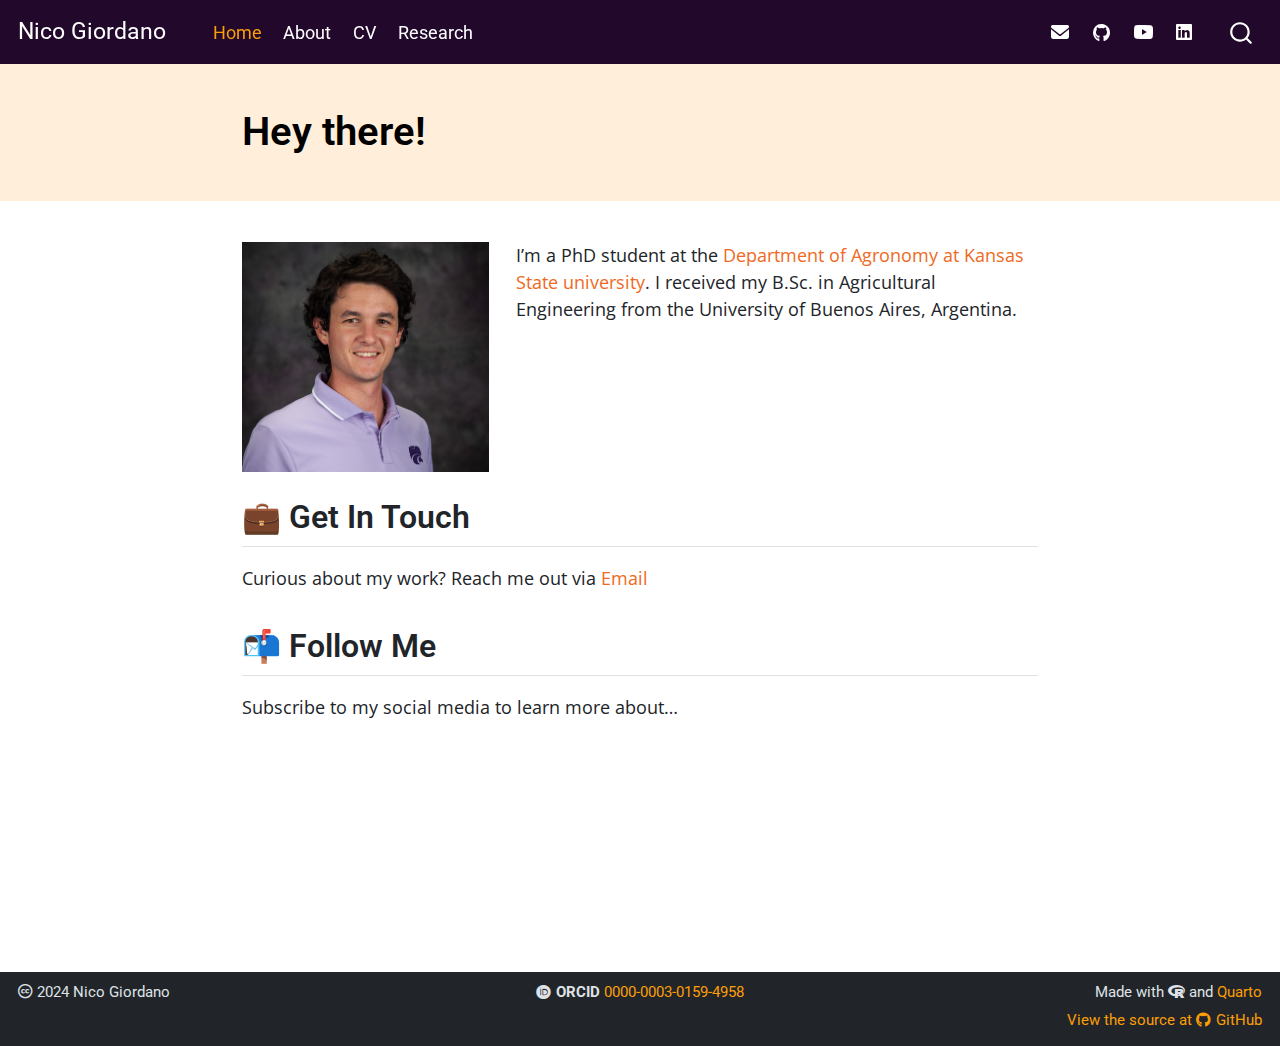
<file: docs/index.html>
<!DOCTYPE html>
<html xmlns="http://www.w3.org/1999/xhtml" lang="en" xml:lang="en"><head>

<meta charset="utf-8">
<meta name="generator" content="quarto-1.2.335">

<meta name="viewport" content="width=device-width, initial-scale=1.0, user-scalable=yes">


<title>Nico Giordano</title>
<style>
code{white-space: pre-wrap;}
span.smallcaps{font-variant: small-caps;}
div.columns{display: flex; gap: min(4vw, 1.5em);}
div.column{flex: auto; overflow-x: auto;}
div.hanging-indent{margin-left: 1.5em; text-indent: -1.5em;}
ul.task-list{list-style: none;}
ul.task-list li input[type="checkbox"] {
  width: 0.8em;
  margin: 0 0.8em 0.2em -1.6em;
  vertical-align: middle;
}
</style>


<script src="site_libs/quarto-nav/quarto-nav.js"></script>
<script src="site_libs/clipboard/clipboard.min.js"></script>
<script src="site_libs/quarto-search/autocomplete.umd.js"></script>
<script src="site_libs/quarto-search/fuse.min.js"></script>
<script src="site_libs/quarto-search/quarto-search.js"></script>
<meta name="quarto:offset" content="./">
<script src="site_libs/quarto-html/quarto.js"></script>
<script src="site_libs/quarto-html/popper.min.js"></script>
<script src="site_libs/quarto-html/tippy.umd.min.js"></script>
<script src="site_libs/quarto-html/anchor.min.js"></script>
<link href="site_libs/quarto-html/tippy.css" rel="stylesheet">
<link href="site_libs/quarto-html/quarto-syntax-highlighting.css" rel="stylesheet" id="quarto-text-highlighting-styles">
<script src="site_libs/bootstrap/bootstrap.min.js"></script>
<link href="site_libs/bootstrap/bootstrap-icons.css" rel="stylesheet">
<link href="site_libs/bootstrap/bootstrap.min.css" rel="stylesheet" id="quarto-bootstrap" data-mode="light">
<link href="site_libs/quarto-contrib/fontawesome6-0.1.0/all.css" rel="stylesheet">
<link href="site_libs/quarto-contrib/fontawesome6-0.1.0/latex-fontsize.css" rel="stylesheet">
<script id="quarto-search-options" type="application/json">{
  "location": "navbar",
  "copy-button": false,
  "collapse-after": 3,
  "panel-placement": "end",
  "type": "overlay",
  "limit": 20,
  "language": {
    "search-no-results-text": "No results",
    "search-matching-documents-text": "matching documents",
    "search-copy-link-title": "Copy link to search",
    "search-hide-matches-text": "Hide additional matches",
    "search-more-match-text": "more match in this document",
    "search-more-matches-text": "more matches in this document",
    "search-clear-button-title": "Clear",
    "search-detached-cancel-button-title": "Cancel",
    "search-submit-button-title": "Submit"
  }
}</script>
<style>
    .quarto-title-block .quarto-title-banner {
      background: #FFEED9;
    }
    </style>


</head>

<body class="nav-fixed fullcontent">

<div id="quarto-search-results"></div>
  <header id="quarto-header" class="headroom fixed-top">
    <nav class="navbar navbar-expand-lg navbar-dark ">
      <div class="navbar-container container-fluid">
      <div class="navbar-brand-container">
    <a class="navbar-brand" href="./index.html">
    <span class="navbar-title">Nico Giordano</span>
    </a>
  </div>
          <button class="navbar-toggler" type="button" data-bs-toggle="collapse" data-bs-target="#navbarCollapse" aria-controls="navbarCollapse" aria-expanded="false" aria-label="Toggle navigation" onclick="if (window.quartoToggleHeadroom) { window.quartoToggleHeadroom(); }">
  <span class="navbar-toggler-icon"></span>
</button>
          <div class="collapse navbar-collapse" id="navbarCollapse">
            <ul class="navbar-nav navbar-nav-scroll me-auto">
  <li class="nav-item">
    <a class="nav-link active" href="./index.html" aria-current="page">
 <span class="menu-text">Home</span></a>
  </li>  
  <li class="nav-item">
    <a class="nav-link" href="./about.html">
 <span class="menu-text">About</span></a>
  </li>  
  <li class="nav-item">
    <a class="nav-link" href="./cv/index.html">
 <span class="menu-text">CV</span></a>
  </li>  
  <li class="nav-item">
    <a class="nav-link" href="./research/index.html">
 <span class="menu-text">Research</span></a>
  </li>  
</ul>
            <ul class="navbar-nav navbar-nav-scroll ms-auto">
  <li class="nav-item">
    <a class="nav-link" href="mailto:ngiordano@ksu.edu">
 <span class="menu-text"><i class="fa-solid fa-envelope" title="E-mail" aria-label="envelope"></i></span></a>
  </li>  
  <li class="nav-item">
    <a class="nav-link" href="https://github.com/giordanon">
 <span class="menu-text"><i class="fa-brands fa-github fa-1.1em" title="GitHub" aria-label="github"></i></span></a>
  </li>  
  <li class="nav-item">
    <a class="nav-link" href="https://www.youtube.com/@nicolasgiordano3910/videos">
 <span class="menu-text"><i class="fa-brands fa-youtube fa-1.1em" title="YouTube" aria-label="youtube"></i></span></a>
  </li>  
  <li class="nav-item">
    <a class="nav-link" href="https://www.linkedin.com/in/giordanon/">
 <span class="menu-text"><i class="fa-brands fa-linkedin fa-1.1em" title="LinkedIn" aria-label="linkedin"></i></span></a>
  </li>  
</ul>
              <div id="quarto-search" class="" title="Search"></div>
          </div> <!-- /navcollapse -->
      </div> <!-- /container-fluid -->
    </nav>
</header>
<!-- content -->
<header id="title-block-header" class="quarto-title-block default home page-columns page-full">
  <div class="quarto-title-banner page-columns page-full">
    <div class="quarto-title column-body">
      <h1 class="title">Hey there!</h1>
                      </div>
  </div>
    
  
  <div class="quarto-title-meta">

      
    
      
    </div>
    
  
  </header><div id="quarto-content" class="quarto-container page-columns page-rows-contents page-layout-article page-navbar">
<!-- sidebar -->
<!-- margin-sidebar -->
    
<!-- main -->
<main class="content quarto-banner-title-block" id="quarto-document-content">




<div class="grid">
<div class="g-col-12 g-col-sm-4">
<div class="grid" style="--bs-columns: 5; row-gap: 0;">
  <div class="g-col-1 g-col-sm-0"></div>
  <div class="g-col-3 g-col-sm-5">
    <picture>
      <img class="img-fluid" src="./files/profiles/Nicolas-Giordano-8.jpg">
    </picture>
  </div>
  <div class="g-col-1 g-col-sm-0"></div>
</div>
</div>
<div class="g-col-12 g-col-sm-8">
<p>I’m a PhD student at the <a href="https://www.agronomy.k-state.edu/">Department of Agronomy at Kansas State university</a>. I received my B.Sc. in Agricultural Engineering from the University of Buenos Aires, Argentina.</p>
</div>
<div class="g-col-12 g-col-sm-12">
<section id="get-in-touch" class="level2">
<h2 class="anchored" data-anchor-id="get-in-touch">💼 Get In Touch</h2>
<p>Curious about my work? Reach me out via <a href="mailto:ngiordano@ksu.edu">Email</a></p>
</section>
<section id="follow-me" class="level2">
<h2 class="anchored" data-anchor-id="follow-me">📬 Follow Me</h2>
<p>Subscribe to my social media to learn more about…</p>
</section>
</div>
</div>



</main> <!-- /main -->
<script id="quarto-html-after-body" type="application/javascript">
window.document.addEventListener("DOMContentLoaded", function (event) {
  const toggleBodyColorMode = (bsSheetEl) => {
    const mode = bsSheetEl.getAttribute("data-mode");
    const bodyEl = window.document.querySelector("body");
    if (mode === "dark") {
      bodyEl.classList.add("quarto-dark");
      bodyEl.classList.remove("quarto-light");
    } else {
      bodyEl.classList.add("quarto-light");
      bodyEl.classList.remove("quarto-dark");
    }
  }
  const toggleBodyColorPrimary = () => {
    const bsSheetEl = window.document.querySelector("link#quarto-bootstrap");
    if (bsSheetEl) {
      toggleBodyColorMode(bsSheetEl);
    }
  }
  toggleBodyColorPrimary();  
  const icon = "";
  const anchorJS = new window.AnchorJS();
  anchorJS.options = {
    placement: 'right',
    icon: icon
  };
  anchorJS.add('.anchored');
  const clipboard = new window.ClipboardJS('.code-copy-button', {
    target: function(trigger) {
      return trigger.previousElementSibling;
    }
  });
  clipboard.on('success', function(e) {
    // button target
    const button = e.trigger;
    // don't keep focus
    button.blur();
    // flash "checked"
    button.classList.add('code-copy-button-checked');
    var currentTitle = button.getAttribute("title");
    button.setAttribute("title", "Copied!");
    let tooltip;
    if (window.bootstrap) {
      button.setAttribute("data-bs-toggle", "tooltip");
      button.setAttribute("data-bs-placement", "left");
      button.setAttribute("data-bs-title", "Copied!");
      tooltip = new bootstrap.Tooltip(button, 
        { trigger: "manual", 
          customClass: "code-copy-button-tooltip",
          offset: [0, -8]});
      tooltip.show();    
    }
    setTimeout(function() {
      if (tooltip) {
        tooltip.hide();
        button.removeAttribute("data-bs-title");
        button.removeAttribute("data-bs-toggle");
        button.removeAttribute("data-bs-placement");
      }
      button.setAttribute("title", currentTitle);
      button.classList.remove('code-copy-button-checked');
    }, 1000);
    // clear code selection
    e.clearSelection();
  });
  function tippyHover(el, contentFn) {
    const config = {
      allowHTML: true,
      content: contentFn,
      maxWidth: 500,
      delay: 100,
      arrow: false,
      appendTo: function(el) {
          return el.parentElement;
      },
      interactive: true,
      interactiveBorder: 10,
      theme: 'quarto',
      placement: 'bottom-start'
    };
    window.tippy(el, config); 
  }
  const noterefs = window.document.querySelectorAll('a[role="doc-noteref"]');
  for (var i=0; i<noterefs.length; i++) {
    const ref = noterefs[i];
    tippyHover(ref, function() {
      // use id or data attribute instead here
      let href = ref.getAttribute('data-footnote-href') || ref.getAttribute('href');
      try { href = new URL(href).hash; } catch {}
      const id = href.replace(/^#\/?/, "");
      const note = window.document.getElementById(id);
      return note.innerHTML;
    });
  }
  const findCites = (el) => {
    const parentEl = el.parentElement;
    if (parentEl) {
      const cites = parentEl.dataset.cites;
      if (cites) {
        return {
          el,
          cites: cites.split(' ')
        };
      } else {
        return findCites(el.parentElement)
      }
    } else {
      return undefined;
    }
  };
  var bibliorefs = window.document.querySelectorAll('a[role="doc-biblioref"]');
  for (var i=0; i<bibliorefs.length; i++) {
    const ref = bibliorefs[i];
    const citeInfo = findCites(ref);
    if (citeInfo) {
      tippyHover(citeInfo.el, function() {
        var popup = window.document.createElement('div');
        citeInfo.cites.forEach(function(cite) {
          var citeDiv = window.document.createElement('div');
          citeDiv.classList.add('hanging-indent');
          citeDiv.classList.add('csl-entry');
          var biblioDiv = window.document.getElementById('ref-' + cite);
          if (biblioDiv) {
            citeDiv.innerHTML = biblioDiv.innerHTML;
          }
          popup.appendChild(citeDiv);
        });
        return popup.innerHTML;
      });
    }
  }
});
</script>
</div> <!-- /content -->
<footer class="footer">
  <div class="nav-footer">
    <div class="nav-footer-left"><span class="faux-block"><i class="fa-brands fa-creative-commons" aria-label="creative-commons"></i> 2024 Nico Giordano</span></div>   
      <div class="nav-footer-center"><span class="faux-block"><i class="fa-brands fa-orcid" aria-label="orcid"></i> <strong>ORCID</strong> <a href="https://orcid.org/0000-0003-0159-4958">0000-0003-0159-4958</a></span></div>
    <div class="nav-footer-right"><span class="faux-block">Made with <i class="fa-brands fa-r-project" aria-label="r-project"></i> and <a href="https://quarto.org/">Quarto</a></span> <span class="faux-block"><a href="https://github.com/giordanon">View the source at <i class="fa-brands fa-github" aria-label="github"></i> GitHub</a></span></div>
  </div>
</footer>



</body></html>
</file>
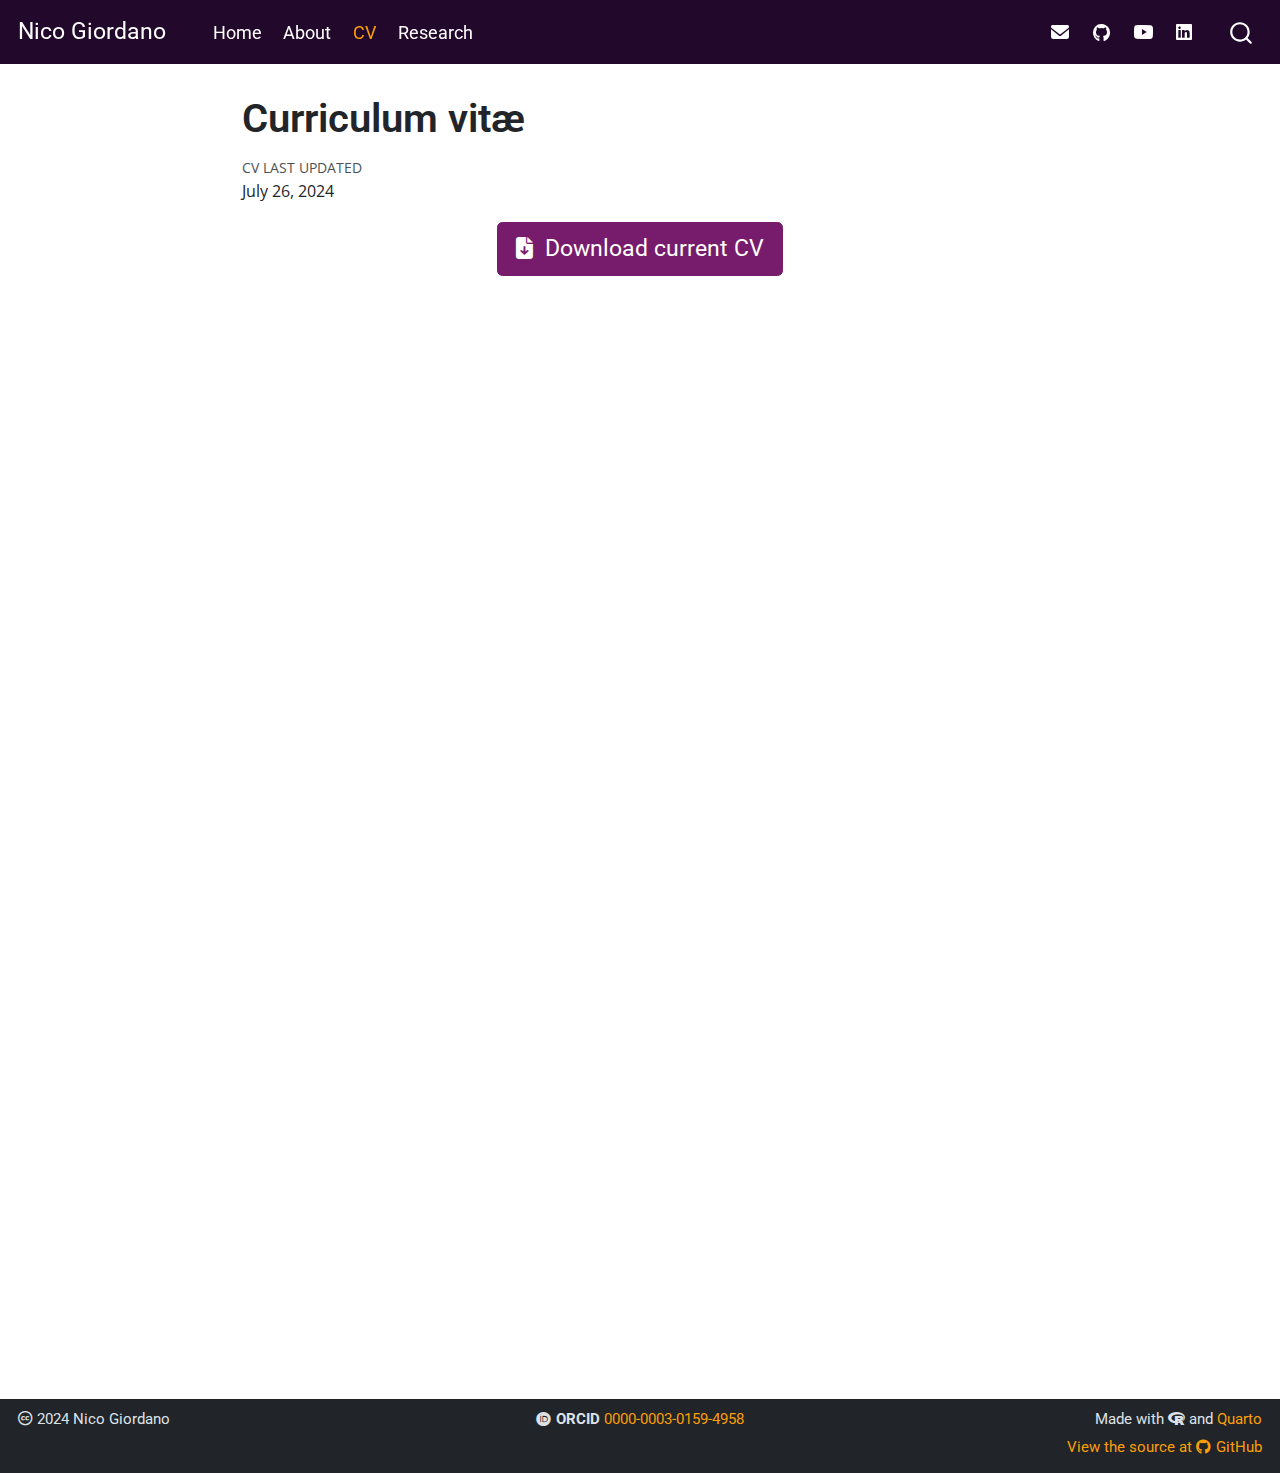
<file: docs/cv/index.html>
<!DOCTYPE html>
<html xmlns="http://www.w3.org/1999/xhtml" lang="en" xml:lang="en"><head>
<meta http-equiv="Content-Type" content="text/html; charset=UTF-8">
<meta charset="utf-8">
<meta name="generator" content="quarto-1.2.335">
<meta name="viewport" content="width=device-width, initial-scale=1.0, user-scalable=yes">
<meta name="dcterms.date" content="2024-07-26">
<meta name="description" content="Nico Giordano’s CV">
<title>Nico Giordano - Curriculum vitæ</title>
<style>
code{white-space: pre-wrap;}
span.smallcaps{font-variant: small-caps;}
div.columns{display: flex; gap: min(4vw, 1.5em);}
div.column{flex: auto; overflow-x: auto;}
div.hanging-indent{margin-left: 1.5em; text-indent: -1.5em;}
ul.task-list{list-style: none;}
ul.task-list li input[type="checkbox"] {
  width: 0.8em;
  margin: 0 0.8em 0.2em -1.6em;
  vertical-align: middle;
}
</style>

<script src="../site_libs/quarto-nav/quarto-nav.js"></script>
<script src="../site_libs/clipboard/clipboard.min.js"></script>
<script src="../site_libs/quarto-search/autocomplete.umd.js"></script>
<script src="../site_libs/quarto-search/fuse.min.js"></script>
<script src="../site_libs/quarto-search/quarto-search.js"></script>
<meta name="quarto:offset" content="../">
<script src="../site_libs/quarto-html/quarto.js"></script>
<script src="../site_libs/quarto-html/popper.min.js"></script>
<script src="../site_libs/quarto-html/tippy.umd.min.js"></script>
<script src="../site_libs/quarto-html/anchor.min.js"></script>
<link href="../site_libs/quarto-html/tippy.css" rel="stylesheet">
<link href="../site_libs/quarto-html/quarto-syntax-highlighting.css" rel="stylesheet" id="quarto-text-highlighting-styles">
<script src="../site_libs/bootstrap/bootstrap.min.js"></script>
<link href="../site_libs/bootstrap/bootstrap-icons.css" rel="stylesheet">
<link href="../site_libs/bootstrap/bootstrap.min.css" rel="stylesheet" id="quarto-bootstrap" data-mode="light">
<link href="../site_libs/quarto-contrib/fontawesome6-0.1.0/all.css" rel="stylesheet">
<link href="../site_libs/quarto-contrib/fontawesome6-0.1.0/latex-fontsize.css" rel="stylesheet"><script id="quarto-search-options" type="application/json">{
  "location": "navbar",
  "copy-button": false,
  "collapse-after": 3,
  "panel-placement": "end",
  "type": "overlay",
  "limit": 20,
  "language": {
    "search-no-results-text": "No results",
    "search-matching-documents-text": "matching documents",
    "search-copy-link-title": "Copy link to search",
    "search-hide-matches-text": "Hide additional matches",
    "search-more-match-text": "more match in this document",
    "search-more-matches-text": "more matches in this document",
    "search-clear-button-title": "Clear",
    "search-detached-cancel-button-title": "Cancel",
    "search-submit-button-title": "Submit"
  }
}</script>
</head>
<body class="nav-fixed fullcontent">

<div id="quarto-search-results"></div>
  <header id="quarto-header" class="headroom fixed-top"><nav class="navbar navbar-expand-lg navbar-dark "><div class="navbar-container container-fluid">
      <div class="navbar-brand-container">
    <a class="navbar-brand" href="../index.html">
    <span class="navbar-title">Nico Giordano</span>
    </a>
  </div>
          <button class="navbar-toggler" type="button" data-bs-toggle="collapse" data-bs-target="#navbarCollapse" aria-controls="navbarCollapse" aria-expanded="false" aria-label="Toggle navigation" onclick="if (window.quartoToggleHeadroom) { window.quartoToggleHeadroom(); }">
  <span class="navbar-toggler-icon"></span>
</button>
          <div class="collapse navbar-collapse" id="navbarCollapse">
            <ul class="navbar-nav navbar-nav-scroll me-auto">
<li class="nav-item">
    <a class="nav-link" href="../index.html">
 <span class="menu-text">Home</span></a>
  </li>  
  <li class="nav-item">
    <a class="nav-link" href="../about.html">
 <span class="menu-text">About</span></a>
  </li>  
  <li class="nav-item">
    <a class="nav-link active" href="../cv/index.html" aria-current="page">
 <span class="menu-text">CV</span></a>
  </li>  
  <li class="nav-item">
    <a class="nav-link" href="../research/index.html">
 <span class="menu-text">Research</span></a>
  </li>  
</ul>
<ul class="navbar-nav navbar-nav-scroll ms-auto">
<li class="nav-item">
    <a class="nav-link" href="mailto:ngiordano@ksu.edu">
 <span class="menu-text"><i class="fa-solid fa-envelope" title="E-mail" aria-label="envelope"></i></span></a>
  </li>  
  <li class="nav-item">
    <a class="nav-link" href="https://github.com/giordanon">
 <span class="menu-text"><i class="fa-brands fa-github fa-1.1em" title="GitHub" aria-label="github"></i></span></a>
  </li>  
  <li class="nav-item">
    <a class="nav-link" href="https://www.youtube.com/@nicolasgiordano3910/videos">
 <span class="menu-text"><i class="fa-brands fa-youtube fa-1.1em" title="YouTube" aria-label="youtube"></i></span></a>
  </li>  
  <li class="nav-item">
    <a class="nav-link" href="https://www.linkedin.com/in/giordanon/">
 <span class="menu-text"><i class="fa-brands fa-linkedin fa-1.1em" title="LinkedIn" aria-label="linkedin"></i></span></a>
  </li>  
</ul>
<div id="quarto-search" class="" title="Search"></div>
          </div> <!-- /navcollapse -->
      </div> <!-- /container-fluid -->
    </nav></header><!-- content --><div id="quarto-content" class="quarto-container page-columns page-rows-contents page-layout-article page-navbar">
<!-- sidebar -->
<!-- margin-sidebar -->
    
<!-- main -->
<main class="content" id="quarto-document-content"><header id="title-block-header" class="quarto-title-block default"><div class="quarto-title">
<h1 class="title">Curriculum vitæ</h1>
</div>

<div>
  <div class="description">
    Nico Giordano’s CV
  </div>
</div>


<div class="quarto-title-meta">

    
    <div>
    <div class="quarto-title-meta-heading">CV last updated</div>
    <div class="quarto-title-meta-contents">
      <p class="date">July 26, 2024</p>
    </div>
  </div>
  
    
  </div>
  

</header><div class="cell">
<style type="text/css">
#title-block-header .description {
    display: none;
}
</style>
</div>
<div class="cell">
<style type="text/css">
.embed-container {
    position: relative;
    padding-bottom: 129%;
    height: 0;
    overflow: hidden;
    max-width: 100%;
}

.embed-container iframe,
.embed-container object,
.embed-container embed {
    position: absolute;
    top: 0;
    left: 0;
    width: 100%;
    height: 100%;
}
</style>
</div>
<p class="text-center">
  <a class="btn btn-primary btn-lg cv-download" href="CV_Nicolas_Giordano_07262024.pdf" target="_blank">
    <i class="fa-solid fa-file-arrow-down"></i> Download current CV
  </a>
</p>

<div class="embed-container">
  <iframe src="CV_Nicolas_Giordano_07262024.pdf" style="border: 0.5px"></iframe>
</div>



</main><!-- /main --><script id="quarto-html-after-body" type="application/javascript">
window.document.addEventListener("DOMContentLoaded", function (event) {
  const toggleBodyColorMode = (bsSheetEl) => {
    const mode = bsSheetEl.getAttribute("data-mode");
    const bodyEl = window.document.querySelector("body");
    if (mode === "dark") {
      bodyEl.classList.add("quarto-dark");
      bodyEl.classList.remove("quarto-light");
    } else {
      bodyEl.classList.add("quarto-light");
      bodyEl.classList.remove("quarto-dark");
    }
  }
  const toggleBodyColorPrimary = () => {
    const bsSheetEl = window.document.querySelector("link#quarto-bootstrap");
    if (bsSheetEl) {
      toggleBodyColorMode(bsSheetEl);
    }
  }
  toggleBodyColorPrimary();  
  const icon = "";
  const anchorJS = new window.AnchorJS();
  anchorJS.options = {
    placement: 'right',
    icon: icon
  };
  anchorJS.add('.anchored');
  const clipboard = new window.ClipboardJS('.code-copy-button', {
    target: function(trigger) {
      return trigger.previousElementSibling;
    }
  });
  clipboard.on('success', function(e) {
    // button target
    const button = e.trigger;
    // don't keep focus
    button.blur();
    // flash "checked"
    button.classList.add('code-copy-button-checked');
    var currentTitle = button.getAttribute("title");
    button.setAttribute("title", "Copied!");
    let tooltip;
    if (window.bootstrap) {
      button.setAttribute("data-bs-toggle", "tooltip");
      button.setAttribute("data-bs-placement", "left");
      button.setAttribute("data-bs-title", "Copied!");
      tooltip = new bootstrap.Tooltip(button, 
        { trigger: "manual", 
          customClass: "code-copy-button-tooltip",
          offset: [0, -8]});
      tooltip.show();    
    }
    setTimeout(function() {
      if (tooltip) {
        tooltip.hide();
        button.removeAttribute("data-bs-title");
        button.removeAttribute("data-bs-toggle");
        button.removeAttribute("data-bs-placement");
      }
      button.setAttribute("title", currentTitle);
      button.classList.remove('code-copy-button-checked');
    }, 1000);
    // clear code selection
    e.clearSelection();
  });
  function tippyHover(el, contentFn) {
    const config = {
      allowHTML: true,
      content: contentFn,
      maxWidth: 500,
      delay: 100,
      arrow: false,
      appendTo: function(el) {
          return el.parentElement;
      },
      interactive: true,
      interactiveBorder: 10,
      theme: 'quarto',
      placement: 'bottom-start'
    };
    window.tippy(el, config); 
  }
  const noterefs = window.document.querySelectorAll('a[role="doc-noteref"]');
  for (var i=0; i<noterefs.length; i++) {
    const ref = noterefs[i];
    tippyHover(ref, function() {
      // use id or data attribute instead here
      let href = ref.getAttribute('data-footnote-href') || ref.getAttribute('href');
      try { href = new URL(href).hash; } catch {}
      const id = href.replace(/^#\/?/, "");
      const note = window.document.getElementById(id);
      return note.innerHTML;
    });
  }
  const findCites = (el) => {
    const parentEl = el.parentElement;
    if (parentEl) {
      const cites = parentEl.dataset.cites;
      if (cites) {
        return {
          el,
          cites: cites.split(' ')
        };
      } else {
        return findCites(el.parentElement)
      }
    } else {
      return undefined;
    }
  };
  var bibliorefs = window.document.querySelectorAll('a[role="doc-biblioref"]');
  for (var i=0; i<bibliorefs.length; i++) {
    const ref = bibliorefs[i];
    const citeInfo = findCites(ref);
    if (citeInfo) {
      tippyHover(citeInfo.el, function() {
        var popup = window.document.createElement('div');
        citeInfo.cites.forEach(function(cite) {
          var citeDiv = window.document.createElement('div');
          citeDiv.classList.add('hanging-indent');
          citeDiv.classList.add('csl-entry');
          var biblioDiv = window.document.getElementById('ref-' + cite);
          if (biblioDiv) {
            citeDiv.innerHTML = biblioDiv.innerHTML;
          }
          popup.appendChild(citeDiv);
        });
        return popup.innerHTML;
      });
    }
  }
});
</script>
</div> <!-- /content -->
<footer class="footer"><div class="nav-footer">
    <div class="nav-footer-left"><span class="faux-block"><i class="fa-brands fa-creative-commons" aria-label="creative-commons"></i> 2024 Nico Giordano</span></div>   
      <div class="nav-footer-center"><span class="faux-block"><i class="fa-brands fa-orcid" aria-label="orcid"></i> <strong>ORCID</strong> <a href="https://orcid.org/0000-0003-0159-4958">0000-0003-0159-4958</a></span></div>
    <div class="nav-footer-right"><span class="faux-block">Made with <i class="fa-brands fa-r-project" aria-label="r-project"></i> and <a href="https://quarto.org/">Quarto</a></span> <span class="faux-block"><a href="https://github.com/giordanon">View the source at <i class="fa-brands fa-github" aria-label="github"></i> GitHub</a></span></div>
  </div>
</footer>


</body></html>
</file>
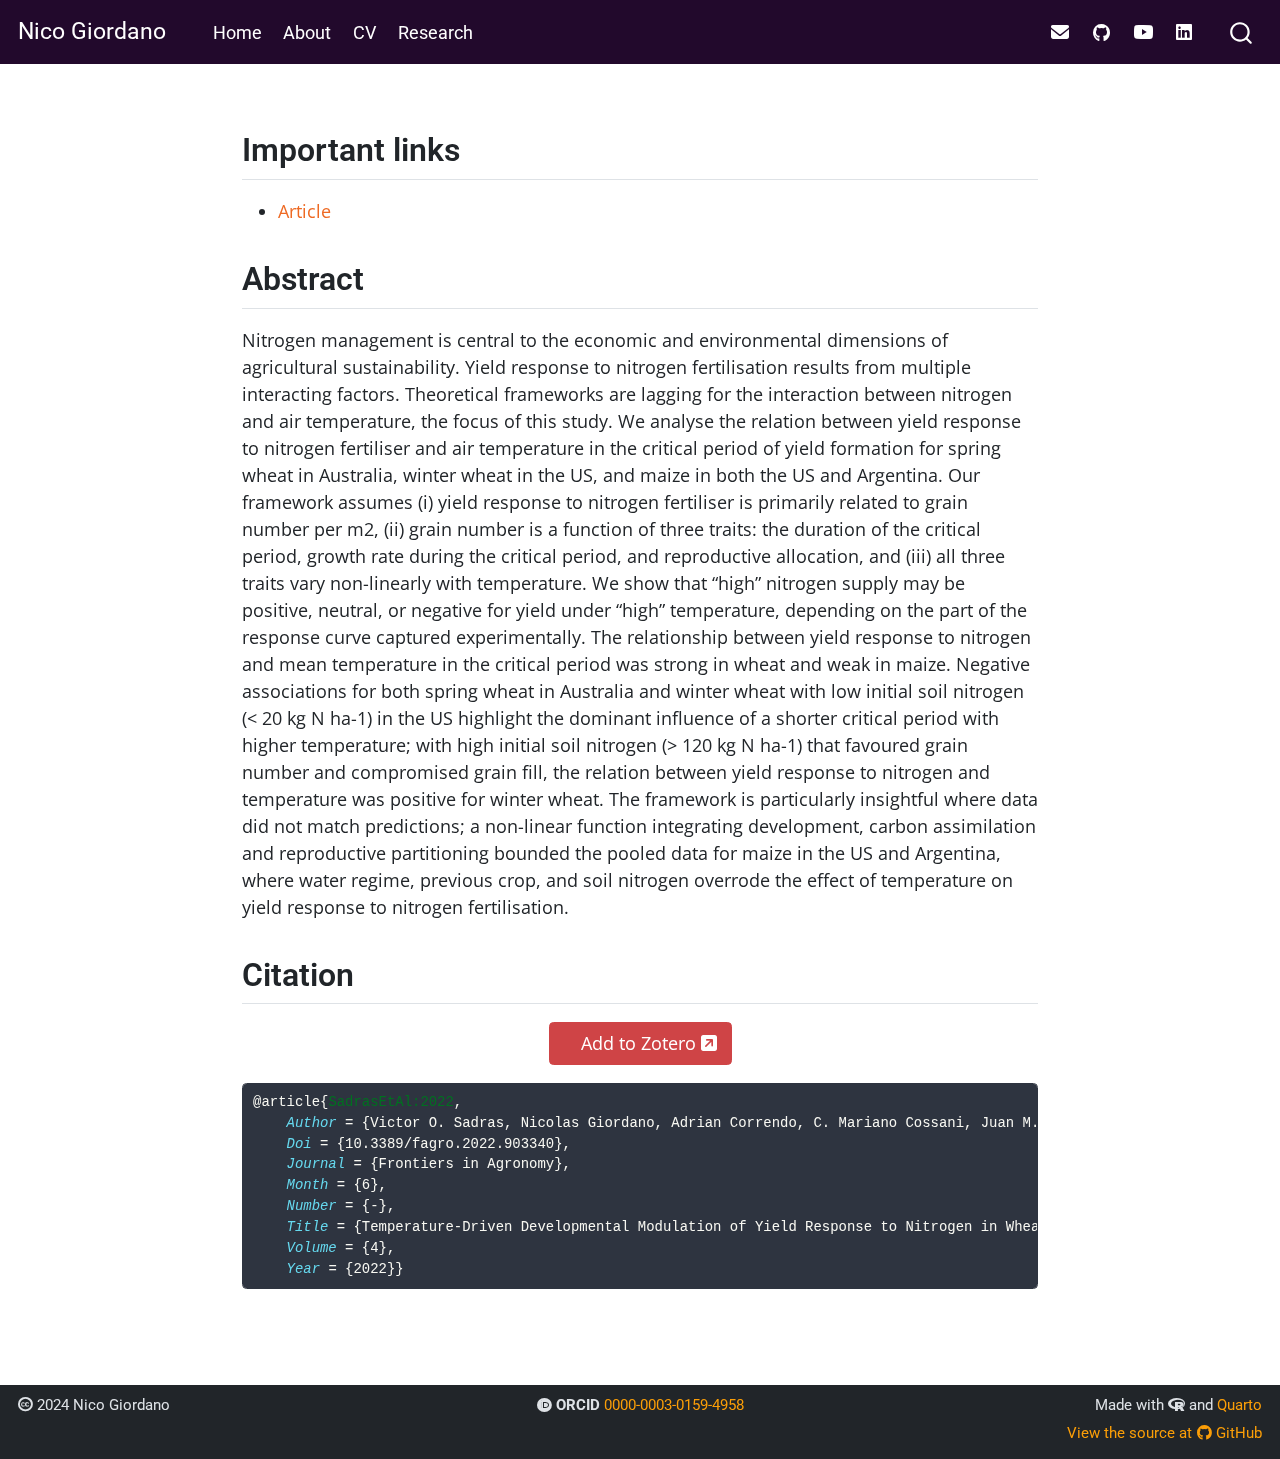
<file: docs/sadras-et-al-2022/index.html>
<!DOCTYPE html>
<html xmlns="http://www.w3.org/1999/xhtml" lang="en" xml:lang="en"><head>

<meta charset="utf-8">
<meta name="generator" content="quarto-1.2.335">

<meta name="viewport" content="width=device-width, initial-scale=1.0, user-scalable=yes">


<title>Nico Giordano – index</title>
<style>
code{white-space: pre-wrap;}
span.smallcaps{font-variant: small-caps;}
div.columns{display: flex; gap: min(4vw, 1.5em);}
div.column{flex: auto; overflow-x: auto;}
div.hanging-indent{margin-left: 1.5em; text-indent: -1.5em;}
ul.task-list{list-style: none;}
ul.task-list li input[type="checkbox"] {
  width: 0.8em;
  margin: 0 0.8em 0.2em -1.6em;
  vertical-align: middle;
}
pre > code.sourceCode { white-space: pre; position: relative; }
pre > code.sourceCode > span { display: inline-block; line-height: 1.25; }
pre > code.sourceCode > span:empty { height: 1.2em; }
.sourceCode { overflow: visible; }
code.sourceCode > span { color: inherit; text-decoration: inherit; }
div.sourceCode { margin: 1em 0; }
pre.sourceCode { margin: 0; }
@media screen {
div.sourceCode { overflow: auto; }
}
@media print {
pre > code.sourceCode { white-space: pre-wrap; }
pre > code.sourceCode > span { text-indent: -5em; padding-left: 5em; }
}
pre.numberSource code
  { counter-reset: source-line 0; }
pre.numberSource code > span
  { position: relative; left: -4em; counter-increment: source-line; }
pre.numberSource code > span > a:first-child::before
  { content: counter(source-line);
    position: relative; left: -1em; text-align: right; vertical-align: baseline;
    border: none; display: inline-block;
    -webkit-touch-callout: none; -webkit-user-select: none;
    -khtml-user-select: none; -moz-user-select: none;
    -ms-user-select: none; user-select: none;
    padding: 0 4px; width: 4em;
    color: #aaaaaa;
  }
pre.numberSource { margin-left: 3em; border-left: 1px solid #aaaaaa;  padding-left: 4px; }
div.sourceCode
  {   }
@media screen {
pre > code.sourceCode > span > a:first-child::before { text-decoration: underline; }
}
code span.al { color: #ff0000; font-weight: bold; } /* Alert */
code span.an { color: #60a0b0; font-weight: bold; font-style: italic; } /* Annotation */
code span.at { color: #7d9029; } /* Attribute */
code span.bn { color: #40a070; } /* BaseN */
code span.bu { color: #008000; } /* BuiltIn */
code span.cf { color: #007020; font-weight: bold; } /* ControlFlow */
code span.ch { color: #4070a0; } /* Char */
code span.cn { color: #880000; } /* Constant */
code span.co { color: #60a0b0; font-style: italic; } /* Comment */
code span.cv { color: #60a0b0; font-weight: bold; font-style: italic; } /* CommentVar */
code span.do { color: #ba2121; font-style: italic; } /* Documentation */
code span.dt { color: #902000; } /* DataType */
code span.dv { color: #40a070; } /* DecVal */
code span.er { color: #ff0000; font-weight: bold; } /* Error */
code span.ex { } /* Extension */
code span.fl { color: #40a070; } /* Float */
code span.fu { color: #06287e; } /* Function */
code span.im { color: #008000; font-weight: bold; } /* Import */
code span.in { color: #60a0b0; font-weight: bold; font-style: italic; } /* Information */
code span.kw { color: #007020; font-weight: bold; } /* Keyword */
code span.op { color: #666666; } /* Operator */
code span.ot { color: #007020; } /* Other */
code span.pp { color: #bc7a00; } /* Preprocessor */
code span.sc { color: #4070a0; } /* SpecialChar */
code span.ss { color: #bb6688; } /* SpecialString */
code span.st { color: #4070a0; } /* String */
code span.va { color: #19177c; } /* Variable */
code span.vs { color: #4070a0; } /* VerbatimString */
code span.wa { color: #60a0b0; font-weight: bold; font-style: italic; } /* Warning */
</style>


<script src="../site_libs/quarto-nav/quarto-nav.js"></script>
<script src="../site_libs/clipboard/clipboard.min.js"></script>
<script src="../site_libs/quarto-search/autocomplete.umd.js"></script>
<script src="../site_libs/quarto-search/fuse.min.js"></script>
<script src="../site_libs/quarto-search/quarto-search.js"></script>
<meta name="quarto:offset" content="../">
<script src="../site_libs/quarto-html/quarto.js"></script>
<script src="../site_libs/quarto-html/popper.min.js"></script>
<script src="../site_libs/quarto-html/tippy.umd.min.js"></script>
<script src="../site_libs/quarto-html/anchor.min.js"></script>
<link href="../site_libs/quarto-html/tippy.css" rel="stylesheet">
<link href="../site_libs/quarto-html/quarto-syntax-highlighting.css" rel="stylesheet" id="quarto-text-highlighting-styles">
<script src="../site_libs/bootstrap/bootstrap.min.js"></script>
<link href="../site_libs/bootstrap/bootstrap-icons.css" rel="stylesheet">
<link href="../site_libs/bootstrap/bootstrap.min.css" rel="stylesheet" id="quarto-bootstrap" data-mode="light">
<link href="../site_libs/quarto-contrib/fontawesome6-0.1.0/all.css" rel="stylesheet">
<link href="../site_libs/quarto-contrib/fontawesome6-0.1.0/latex-fontsize.css" rel="stylesheet">
<script id="quarto-search-options" type="application/json">{
  "location": "navbar",
  "copy-button": false,
  "collapse-after": 3,
  "panel-placement": "end",
  "type": "overlay",
  "limit": 20,
  "language": {
    "search-no-results-text": "No results",
    "search-matching-documents-text": "matching documents",
    "search-copy-link-title": "Copy link to search",
    "search-hide-matches-text": "Hide additional matches",
    "search-more-match-text": "more match in this document",
    "search-more-matches-text": "more matches in this document",
    "search-clear-button-title": "Clear",
    "search-detached-cancel-button-title": "Cancel",
    "search-submit-button-title": "Submit"
  }
}</script>


</head>

<body class="nav-fixed fullcontent">

<div id="quarto-search-results"></div>
  <header id="quarto-header" class="headroom fixed-top">
    <nav class="navbar navbar-expand-lg navbar-dark ">
      <div class="navbar-container container-fluid">
      <div class="navbar-brand-container">
    <a class="navbar-brand" href="../index.html">
    <span class="navbar-title">Nico Giordano</span>
    </a>
  </div>
          <button class="navbar-toggler" type="button" data-bs-toggle="collapse" data-bs-target="#navbarCollapse" aria-controls="navbarCollapse" aria-expanded="false" aria-label="Toggle navigation" onclick="if (window.quartoToggleHeadroom) { window.quartoToggleHeadroom(); }">
  <span class="navbar-toggler-icon"></span>
</button>
          <div class="collapse navbar-collapse" id="navbarCollapse">
            <ul class="navbar-nav navbar-nav-scroll me-auto">
  <li class="nav-item">
    <a class="nav-link" href="../index.html">
 <span class="menu-text">Home</span></a>
  </li>  
  <li class="nav-item">
    <a class="nav-link" href="../about.html">
 <span class="menu-text">About</span></a>
  </li>  
  <li class="nav-item">
    <a class="nav-link" href="../cv/index.html">
 <span class="menu-text">CV</span></a>
  </li>  
  <li class="nav-item">
    <a class="nav-link" href="../research/index.html">
 <span class="menu-text">Research</span></a>
  </li>  
</ul>
            <ul class="navbar-nav navbar-nav-scroll ms-auto">
  <li class="nav-item">
    <a class="nav-link" href="mailto:ngiordano@ksu.edu">
 <span class="menu-text"><i class="fa-solid fa-envelope" title="E-mail" aria-label="envelope"></i></span></a>
  </li>  
  <li class="nav-item">
    <a class="nav-link" href="https://github.com/giordanon">
 <span class="menu-text"><i class="fa-brands fa-github fa-1.1em" title="GitHub" aria-label="github"></i></span></a>
  </li>  
  <li class="nav-item">
    <a class="nav-link" href="https://www.youtube.com/@nicolasgiordano3910/videos">
 <span class="menu-text"><i class="fa-brands fa-youtube fa-1.1em" title="YouTube" aria-label="youtube"></i></span></a>
  </li>  
  <li class="nav-item">
    <a class="nav-link" href="https://www.linkedin.com/in/giordanon/">
 <span class="menu-text"><i class="fa-brands fa-linkedin fa-1.1em" title="LinkedIn" aria-label="linkedin"></i></span></a>
  </li>  
</ul>
              <div id="quarto-search" class="" title="Search"></div>
          </div> <!-- /navcollapse -->
      </div> <!-- /container-fluid -->
    </nav>
</header>
<!-- content -->
<div id="quarto-content" class="quarto-container page-columns page-rows-contents page-layout-article page-navbar">
<!-- sidebar -->
<!-- margin-sidebar -->
    
<!-- main -->
<main class="content" id="quarto-document-content">



<section id="important-links" class="level2">
<h2 class="anchored" data-anchor-id="important-links">Important links</h2>
<ul>
<li><a href="sadras-et-al-2022-fa.pdf">Article</a></li>
</ul>
</section>
<section id="abstract" class="level2">
<h2 class="anchored" data-anchor-id="abstract">Abstract</h2>
<p>Nitrogen management is central to the economic and environmental dimensions of agricultural sustainability. Yield response to nitrogen fertilisation results from multiple interacting factors. Theoretical frameworks are lagging for the interaction between nitrogen and air temperature, the focus of this study. We analyse the relation between yield response to nitrogen fertiliser and air temperature in the critical period of yield formation for spring wheat in Australia, winter wheat in the US, and maize in both the US and Argentina. Our framework assumes (i) yield response to nitrogen fertiliser is primarily related to grain number per m2, (ii) grain number is a function of three traits: the duration of the critical period, growth rate during the critical period, and reproductive allocation, and (iii) all three traits vary non-linearly with temperature. We show that “high” nitrogen supply may be positive, neutral, or negative for yield under “high” temperature, depending on the part of the response curve captured experimentally. The relationship between yield response to nitrogen and mean temperature in the critical period was strong in wheat and weak in maize. Negative associations for both spring wheat in Australia and winter wheat with low initial soil nitrogen (&lt; 20 kg N ha-1) in the US highlight the dominant influence of a shorter critical period with higher temperature; with high initial soil nitrogen (&gt; 120 kg N ha-1) that favoured grain number and compromised grain fill, the relation between yield response to nitrogen and temperature was positive for winter wheat. The framework is particularly insightful where data did not match predictions; a non-linear function integrating development, carbon assimilation and reproductive partitioning bounded the pooled data for maize in the US and Argentina, where water regime, previous crop, and soil nitrogen overrode the effect of temperature on yield response to nitrogen fertilisation.</p>
</section>
<section id="citation" class="level2">
<h2 class="anchored" data-anchor-id="citation">Citation</h2>
<p class="buttons" style="text-align:center;">
<a class="btn btn-danger" target="_blank" href="https://www.zotero.org/save?type=doi&amp;q=10.3389/fagro.2022.903340"> Add to Zotero <i class="fa-solid fa-square-arrow-up-right" aria-label="square-arrow-up-right"></i></a>
</p>
<div class="sourceCode" id="cb1"><pre class="sourceCode bibtex code-with-copy"><code class="sourceCode bibtex"><span id="cb1-1"><a href="#cb1-1" aria-hidden="true" tabindex="-1"></a><span class="va">@article</span>{<span class="ot">SadrasEtAl:2022</span>,</span>
<span id="cb1-2"><a href="#cb1-2" aria-hidden="true" tabindex="-1"></a>    <span class="dt">Author</span> = {Victor O. Sadras, Nicolas Giordano, Adrian Correndo, C. Mariano Cossani, Juan M. Ferreyra, Octavio P. Caviglia, Jeffrey A. Coulter, Romulo P. Lollato},</span>
<span id="cb1-3"><a href="#cb1-3" aria-hidden="true" tabindex="-1"></a>    <span class="dt">Doi</span> = {10.3389/fagro.2022.903340},</span>
<span id="cb1-4"><a href="#cb1-4" aria-hidden="true" tabindex="-1"></a>    <span class="dt">Journal</span> = {Frontiers in Agronomy},</span>
<span id="cb1-5"><a href="#cb1-5" aria-hidden="true" tabindex="-1"></a>    <span class="dt">Month</span> = {6},</span>
<span id="cb1-6"><a href="#cb1-6" aria-hidden="true" tabindex="-1"></a>    <span class="dt">Number</span> = {-},</span>
<span id="cb1-7"><a href="#cb1-7" aria-hidden="true" tabindex="-1"></a>    <span class="dt">Title</span> = {Temperature-Driven Developmental Modulation of Yield Response to Nitrogen in Wheat and Maize},</span>
<span id="cb1-8"><a href="#cb1-8" aria-hidden="true" tabindex="-1"></a>    <span class="dt">Volume</span> = {4},</span>
<span id="cb1-9"><a href="#cb1-9" aria-hidden="true" tabindex="-1"></a>    <span class="dt">Year</span> = {2022}}</span></code><button title="Copy to Clipboard" class="code-copy-button"><i class="bi"></i></button></pre></div>


</section>

</main> <!-- /main -->
<script id="quarto-html-after-body" type="application/javascript">
window.document.addEventListener("DOMContentLoaded", function (event) {
  const toggleBodyColorMode = (bsSheetEl) => {
    const mode = bsSheetEl.getAttribute("data-mode");
    const bodyEl = window.document.querySelector("body");
    if (mode === "dark") {
      bodyEl.classList.add("quarto-dark");
      bodyEl.classList.remove("quarto-light");
    } else {
      bodyEl.classList.add("quarto-light");
      bodyEl.classList.remove("quarto-dark");
    }
  }
  const toggleBodyColorPrimary = () => {
    const bsSheetEl = window.document.querySelector("link#quarto-bootstrap");
    if (bsSheetEl) {
      toggleBodyColorMode(bsSheetEl);
    }
  }
  toggleBodyColorPrimary();  
  const icon = "";
  const anchorJS = new window.AnchorJS();
  anchorJS.options = {
    placement: 'right',
    icon: icon
  };
  anchorJS.add('.anchored');
  const clipboard = new window.ClipboardJS('.code-copy-button', {
    target: function(trigger) {
      return trigger.previousElementSibling;
    }
  });
  clipboard.on('success', function(e) {
    // button target
    const button = e.trigger;
    // don't keep focus
    button.blur();
    // flash "checked"
    button.classList.add('code-copy-button-checked');
    var currentTitle = button.getAttribute("title");
    button.setAttribute("title", "Copied!");
    let tooltip;
    if (window.bootstrap) {
      button.setAttribute("data-bs-toggle", "tooltip");
      button.setAttribute("data-bs-placement", "left");
      button.setAttribute("data-bs-title", "Copied!");
      tooltip = new bootstrap.Tooltip(button, 
        { trigger: "manual", 
          customClass: "code-copy-button-tooltip",
          offset: [0, -8]});
      tooltip.show();    
    }
    setTimeout(function() {
      if (tooltip) {
        tooltip.hide();
        button.removeAttribute("data-bs-title");
        button.removeAttribute("data-bs-toggle");
        button.removeAttribute("data-bs-placement");
      }
      button.setAttribute("title", currentTitle);
      button.classList.remove('code-copy-button-checked');
    }, 1000);
    // clear code selection
    e.clearSelection();
  });
  function tippyHover(el, contentFn) {
    const config = {
      allowHTML: true,
      content: contentFn,
      maxWidth: 500,
      delay: 100,
      arrow: false,
      appendTo: function(el) {
          return el.parentElement;
      },
      interactive: true,
      interactiveBorder: 10,
      theme: 'quarto',
      placement: 'bottom-start'
    };
    window.tippy(el, config); 
  }
  const noterefs = window.document.querySelectorAll('a[role="doc-noteref"]');
  for (var i=0; i<noterefs.length; i++) {
    const ref = noterefs[i];
    tippyHover(ref, function() {
      // use id or data attribute instead here
      let href = ref.getAttribute('data-footnote-href') || ref.getAttribute('href');
      try { href = new URL(href).hash; } catch {}
      const id = href.replace(/^#\/?/, "");
      const note = window.document.getElementById(id);
      return note.innerHTML;
    });
  }
  const findCites = (el) => {
    const parentEl = el.parentElement;
    if (parentEl) {
      const cites = parentEl.dataset.cites;
      if (cites) {
        return {
          el,
          cites: cites.split(' ')
        };
      } else {
        return findCites(el.parentElement)
      }
    } else {
      return undefined;
    }
  };
  var bibliorefs = window.document.querySelectorAll('a[role="doc-biblioref"]');
  for (var i=0; i<bibliorefs.length; i++) {
    const ref = bibliorefs[i];
    const citeInfo = findCites(ref);
    if (citeInfo) {
      tippyHover(citeInfo.el, function() {
        var popup = window.document.createElement('div');
        citeInfo.cites.forEach(function(cite) {
          var citeDiv = window.document.createElement('div');
          citeDiv.classList.add('hanging-indent');
          citeDiv.classList.add('csl-entry');
          var biblioDiv = window.document.getElementById('ref-' + cite);
          if (biblioDiv) {
            citeDiv.innerHTML = biblioDiv.innerHTML;
          }
          popup.appendChild(citeDiv);
        });
        return popup.innerHTML;
      });
    }
  }
});
</script>
</div> <!-- /content -->
<footer class="footer">
  <div class="nav-footer">
    <div class="nav-footer-left"><span class="faux-block"><i class="fa-brands fa-creative-commons" aria-label="creative-commons"></i> 2024 Nico Giordano</span></div>   
      <div class="nav-footer-center"><span class="faux-block"><i class="fa-brands fa-orcid" aria-label="orcid"></i> <strong>ORCID</strong> <a href="https://orcid.org/0000-0003-0159-4958">0000-0003-0159-4958</a></span></div>
    <div class="nav-footer-right"><span class="faux-block">Made with <i class="fa-brands fa-r-project" aria-label="r-project"></i> and <a href="https://quarto.org/">Quarto</a></span> <span class="faux-block"><a href="https://github.com/giordanon">View the source at <i class="fa-brands fa-github" aria-label="github"></i> GitHub</a></span></div>
  </div>
</footer>



</body></html>
</file>
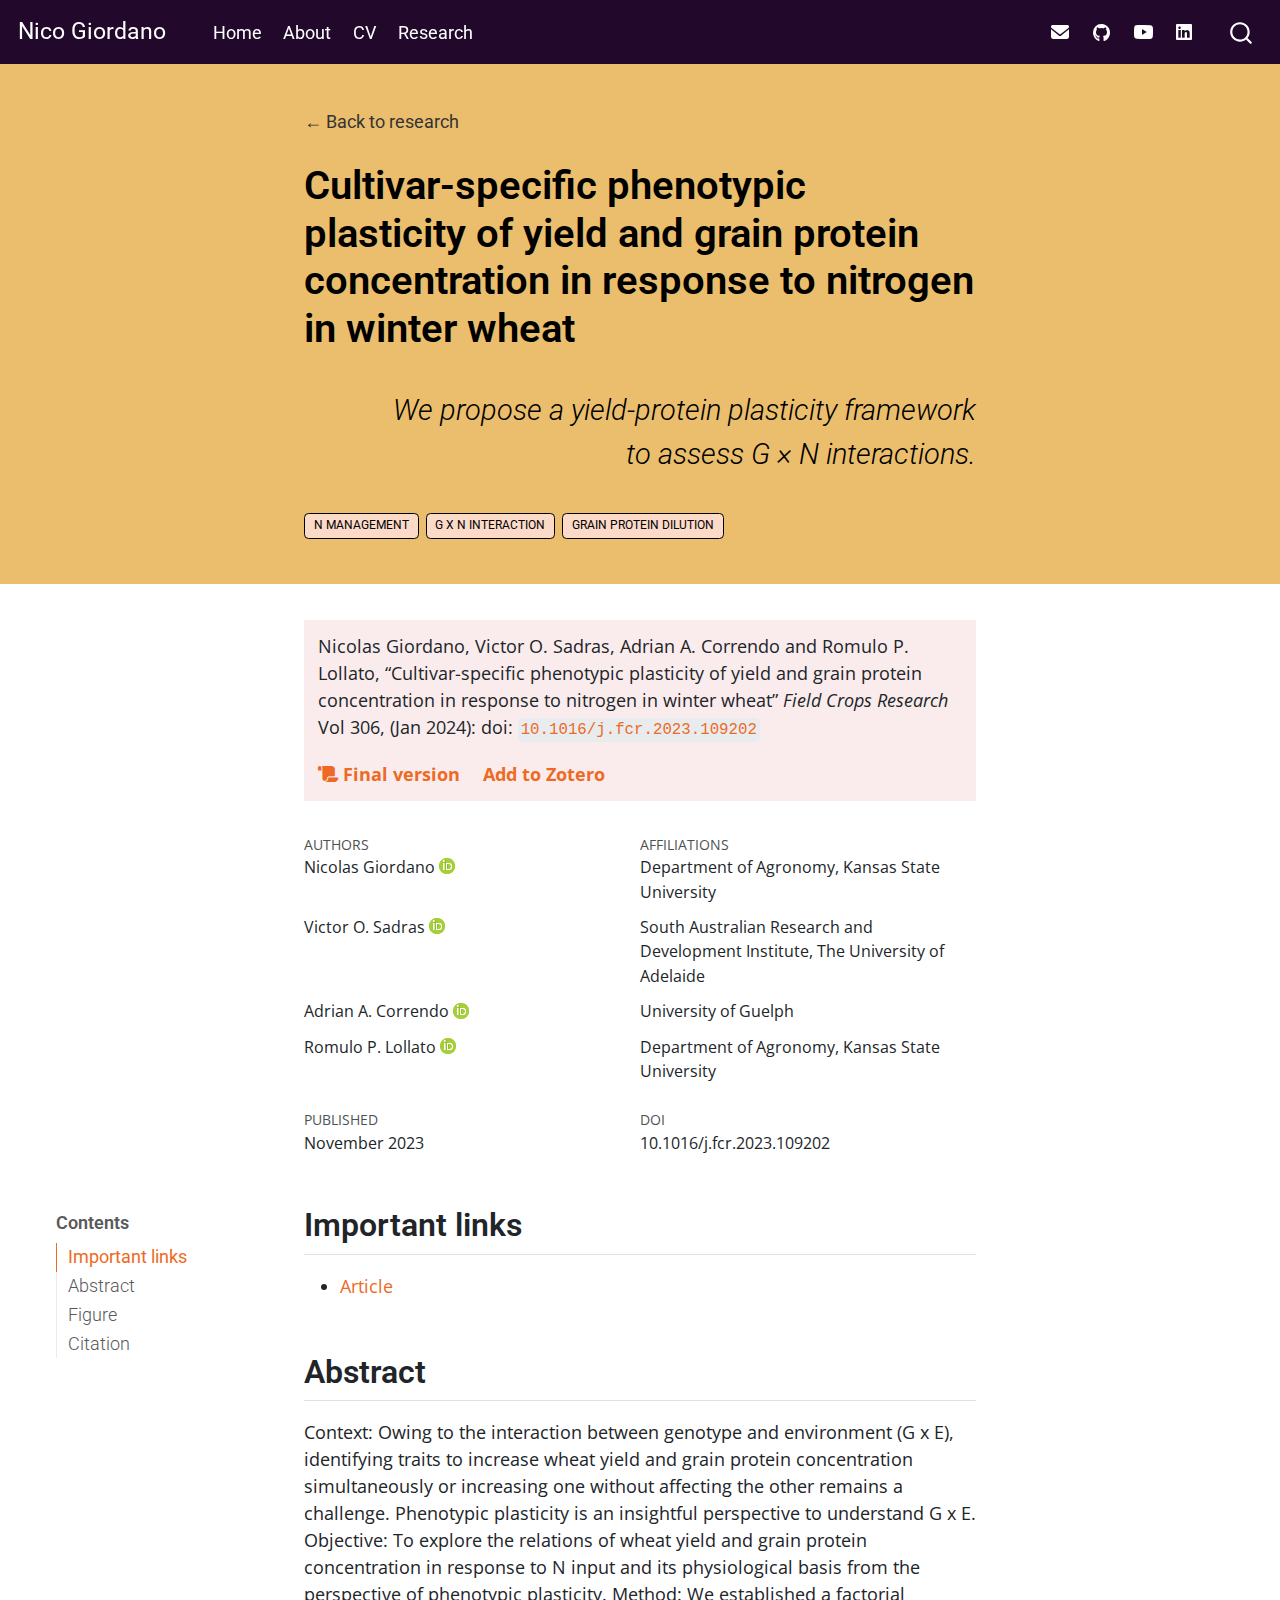
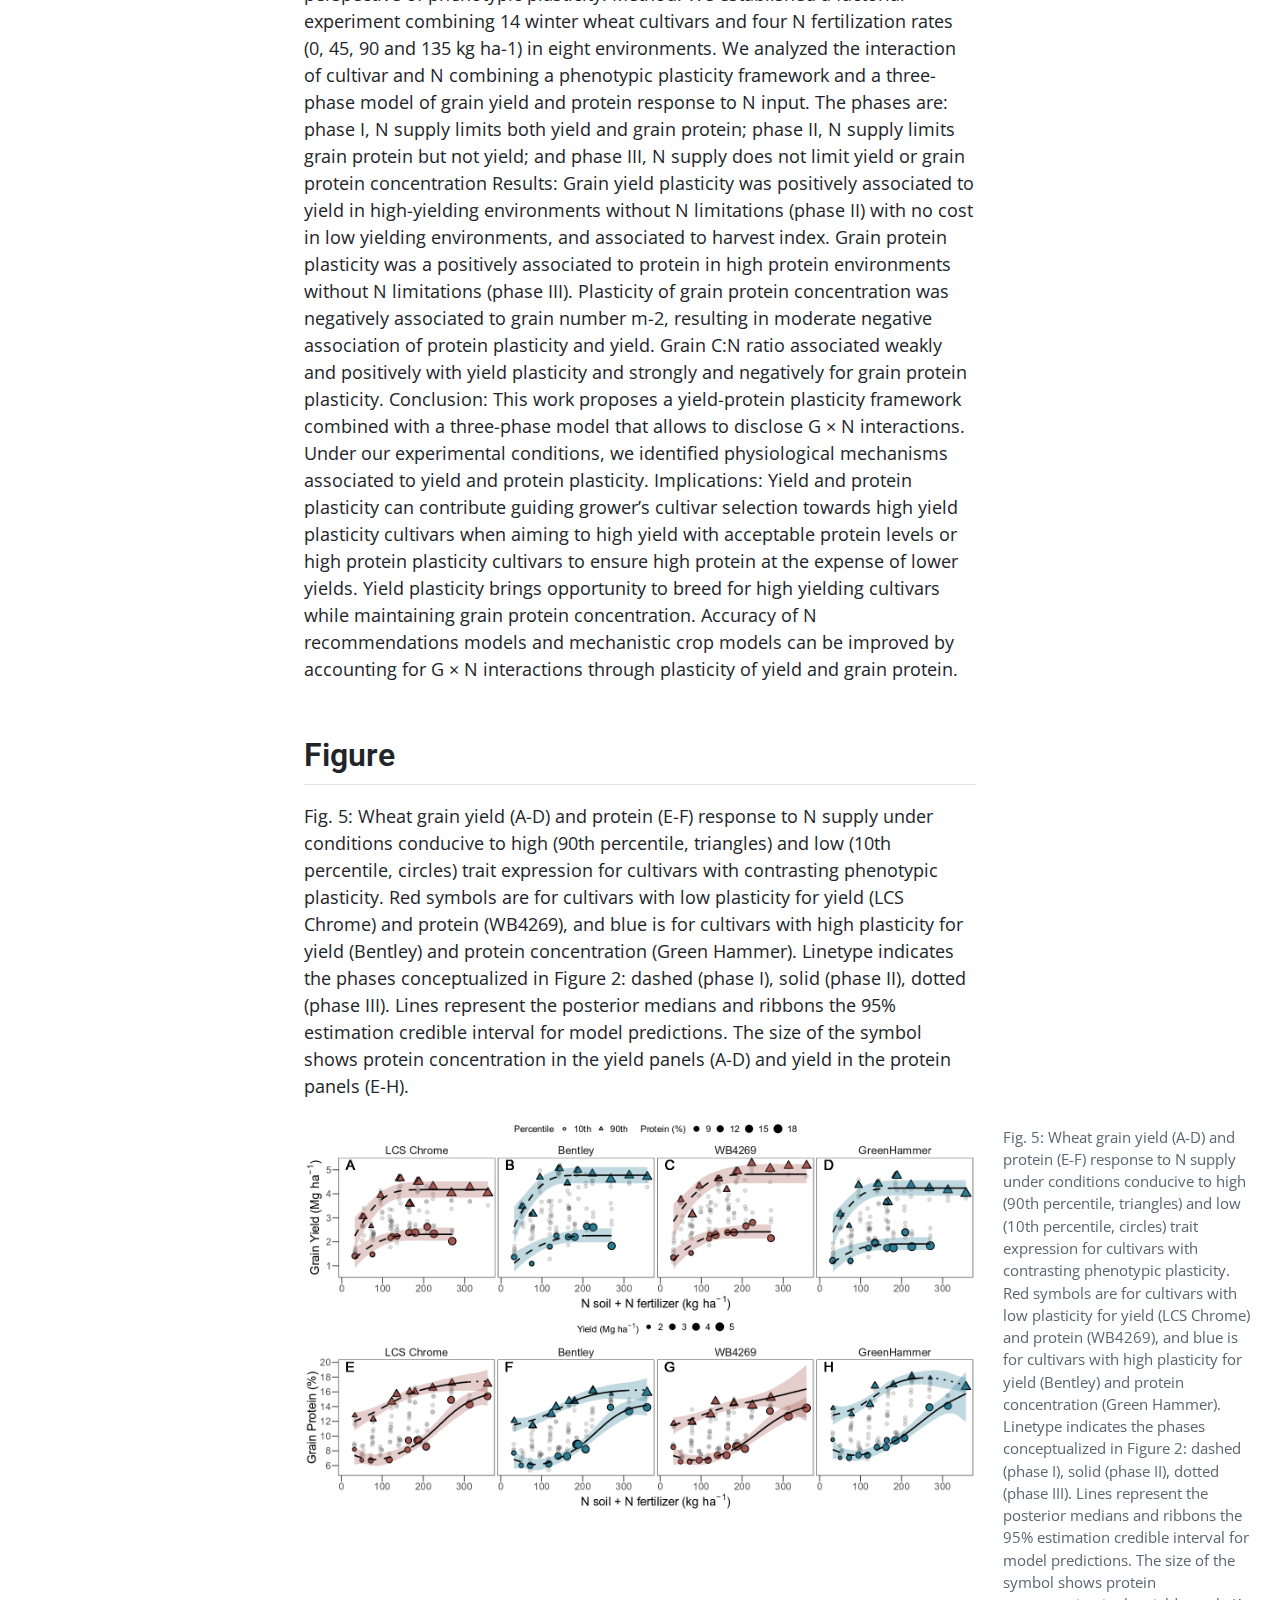
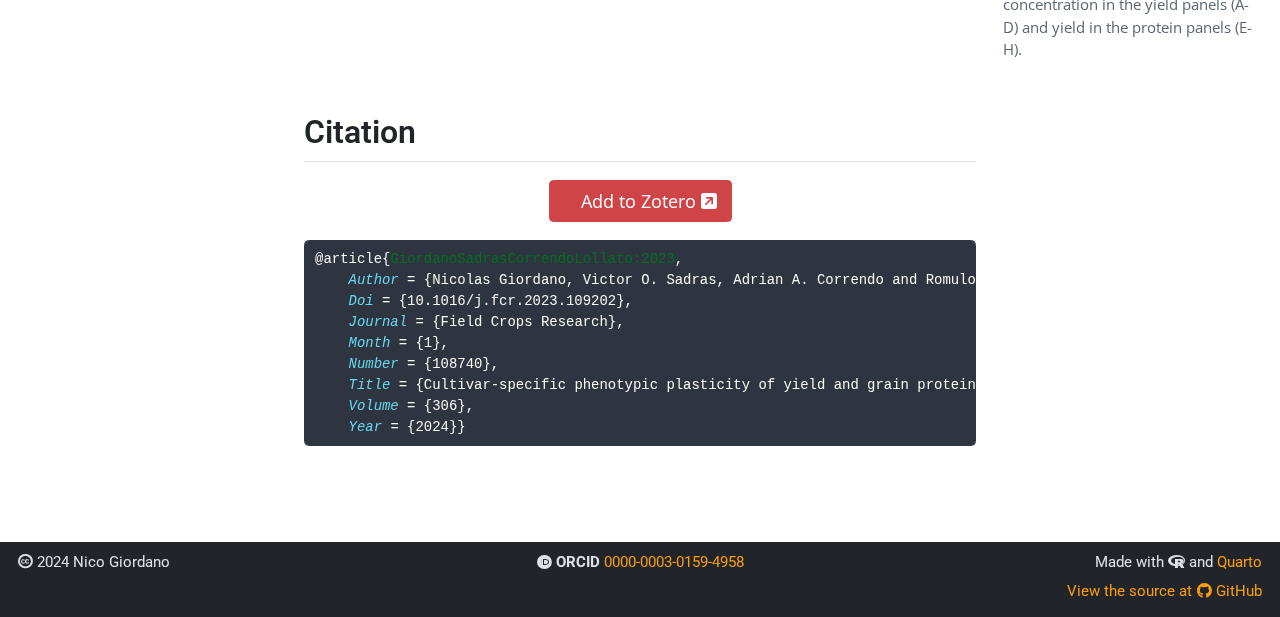
<file: docs/research/articles/giordano-sadras-correndo-lollato-2023/index.html>
<!DOCTYPE html>
<html xmlns="http://www.w3.org/1999/xhtml" lang="en" xml:lang="en"><head>

<meta charset="utf-8">
<meta name="generator" content="quarto-1.2.335">

<meta name="viewport" content="width=device-width, initial-scale=1.0, user-scalable=yes">

<meta name="author" content="Nicolas Giordano">
<meta name="author" content="Victor O. Sadras">
<meta name="author" content="Adrian A. Correndo">
<meta name="author" content="Romulo P. Lollato">

<title>Nico Giordano - Cultivar-specific phenotypic plasticity of yield and grain protein concentration in response to nitrogen in winter wheat</title>
<style>
code{white-space: pre-wrap;}
span.smallcaps{font-variant: small-caps;}
div.columns{display: flex; gap: min(4vw, 1.5em);}
div.column{flex: auto; overflow-x: auto;}
div.hanging-indent{margin-left: 1.5em; text-indent: -1.5em;}
ul.task-list{list-style: none;}
ul.task-list li input[type="checkbox"] {
  width: 0.8em;
  margin: 0 0.8em 0.2em -1.6em;
  vertical-align: middle;
}
pre > code.sourceCode { white-space: pre; position: relative; }
pre > code.sourceCode > span { display: inline-block; line-height: 1.25; }
pre > code.sourceCode > span:empty { height: 1.2em; }
.sourceCode { overflow: visible; }
code.sourceCode > span { color: inherit; text-decoration: inherit; }
div.sourceCode { margin: 1em 0; }
pre.sourceCode { margin: 0; }
@media screen {
div.sourceCode { overflow: auto; }
}
@media print {
pre > code.sourceCode { white-space: pre-wrap; }
pre > code.sourceCode > span { text-indent: -5em; padding-left: 5em; }
}
pre.numberSource code
  { counter-reset: source-line 0; }
pre.numberSource code > span
  { position: relative; left: -4em; counter-increment: source-line; }
pre.numberSource code > span > a:first-child::before
  { content: counter(source-line);
    position: relative; left: -1em; text-align: right; vertical-align: baseline;
    border: none; display: inline-block;
    -webkit-touch-callout: none; -webkit-user-select: none;
    -khtml-user-select: none; -moz-user-select: none;
    -ms-user-select: none; user-select: none;
    padding: 0 4px; width: 4em;
    color: #aaaaaa;
  }
pre.numberSource { margin-left: 3em; border-left: 1px solid #aaaaaa;  padding-left: 4px; }
div.sourceCode
  {   }
@media screen {
pre > code.sourceCode > span > a:first-child::before { text-decoration: underline; }
}
code span.al { color: #ff0000; font-weight: bold; } /* Alert */
code span.an { color: #60a0b0; font-weight: bold; font-style: italic; } /* Annotation */
code span.at { color: #7d9029; } /* Attribute */
code span.bn { color: #40a070; } /* BaseN */
code span.bu { color: #008000; } /* BuiltIn */
code span.cf { color: #007020; font-weight: bold; } /* ControlFlow */
code span.ch { color: #4070a0; } /* Char */
code span.cn { color: #880000; } /* Constant */
code span.co { color: #60a0b0; font-style: italic; } /* Comment */
code span.cv { color: #60a0b0; font-weight: bold; font-style: italic; } /* CommentVar */
code span.do { color: #ba2121; font-style: italic; } /* Documentation */
code span.dt { color: #902000; } /* DataType */
code span.dv { color: #40a070; } /* DecVal */
code span.er { color: #ff0000; font-weight: bold; } /* Error */
code span.ex { } /* Extension */
code span.fl { color: #40a070; } /* Float */
code span.fu { color: #06287e; } /* Function */
code span.im { color: #008000; font-weight: bold; } /* Import */
code span.in { color: #60a0b0; font-weight: bold; font-style: italic; } /* Information */
code span.kw { color: #007020; font-weight: bold; } /* Keyword */
code span.op { color: #666666; } /* Operator */
code span.ot { color: #007020; } /* Other */
code span.pp { color: #bc7a00; } /* Preprocessor */
code span.sc { color: #4070a0; } /* SpecialChar */
code span.ss { color: #bb6688; } /* SpecialString */
code span.st { color: #4070a0; } /* String */
code span.va { color: #19177c; } /* Variable */
code span.vs { color: #4070a0; } /* VerbatimString */
code span.wa { color: #60a0b0; font-weight: bold; font-style: italic; } /* Warning */
</style>


<script src="../../../site_libs/quarto-nav/quarto-nav.js"></script>
<script src="../../../site_libs/clipboard/clipboard.min.js"></script>
<script src="../../../site_libs/quarto-search/autocomplete.umd.js"></script>
<script src="../../../site_libs/quarto-search/fuse.min.js"></script>
<script src="../../../site_libs/quarto-search/quarto-search.js"></script>
<meta name="quarto:offset" content="../../../">
<script src="../../../site_libs/quarto-html/quarto.js"></script>
<script src="../../../site_libs/quarto-html/popper.min.js"></script>
<script src="../../../site_libs/quarto-html/tippy.umd.min.js"></script>
<script src="../../../site_libs/quarto-html/anchor.min.js"></script>
<link href="../../../site_libs/quarto-html/tippy.css" rel="stylesheet">
<link href="../../../site_libs/quarto-html/quarto-syntax-highlighting.css" rel="stylesheet" id="quarto-text-highlighting-styles">
<script src="../../../site_libs/bootstrap/bootstrap.min.js"></script>
<link href="../../../site_libs/bootstrap/bootstrap-icons.css" rel="stylesheet">
<link href="../../../site_libs/bootstrap/bootstrap.min.css" rel="stylesheet" id="quarto-bootstrap" data-mode="light">
<link href="../../../site_libs/quarto-contrib/fontawesome6-0.1.0/all.css" rel="stylesheet">
<link href="../../../site_libs/quarto-contrib/fontawesome6-0.1.0/latex-fontsize.css" rel="stylesheet">
<script id="quarto-search-options" type="application/json">{
  "location": "navbar",
  "copy-button": false,
  "collapse-after": 3,
  "panel-placement": "end",
  "type": "overlay",
  "limit": 20,
  "language": {
    "search-no-results-text": "No results",
    "search-matching-documents-text": "matching documents",
    "search-copy-link-title": "Copy link to search",
    "search-hide-matches-text": "Hide additional matches",
    "search-more-match-text": "more match in this document",
    "search-more-matches-text": "more matches in this document",
    "search-clear-button-title": "Clear",
    "search-detached-cancel-button-title": "Cancel",
    "search-submit-button-title": "Submit"
  }
}</script>
<style>
    .quarto-title-block .quarto-title-banner {
      background: #EABE6C;
    }
    </style>


</head>

<body class="floating nav-fixed slimcontent">

<div id="quarto-search-results"></div>
  <header id="quarto-header" class="headroom fixed-top">
    <nav class="navbar navbar-expand-lg navbar-dark ">
      <div class="navbar-container container-fluid">
      <div class="navbar-brand-container">
    <a class="navbar-brand" href="../../../index.html">
    <span class="navbar-title">Nico Giordano</span>
    </a>
  </div>
          <button class="navbar-toggler" type="button" data-bs-toggle="collapse" data-bs-target="#navbarCollapse" aria-controls="navbarCollapse" aria-expanded="false" aria-label="Toggle navigation" onclick="if (window.quartoToggleHeadroom) { window.quartoToggleHeadroom(); }">
  <span class="navbar-toggler-icon"></span>
</button>
          <div class="collapse navbar-collapse" id="navbarCollapse">
            <ul class="navbar-nav navbar-nav-scroll me-auto">
  <li class="nav-item">
    <a class="nav-link" href="../../../index.html">
 <span class="menu-text">Home</span></a>
  </li>  
  <li class="nav-item">
    <a class="nav-link" href="../../../about.html">
 <span class="menu-text">About</span></a>
  </li>  
  <li class="nav-item">
    <a class="nav-link" href="../../../cv/index.html">
 <span class="menu-text">CV</span></a>
  </li>  
  <li class="nav-item">
    <a class="nav-link" href="../../../research/index.html">
 <span class="menu-text">Research</span></a>
  </li>  
</ul>
            <ul class="navbar-nav navbar-nav-scroll ms-auto">
  <li class="nav-item">
    <a class="nav-link" href="mailto:ngiordano@ksu.edu">
 <span class="menu-text"><i class="fa-solid fa-envelope" title="E-mail" aria-label="envelope"></i></span></a>
  </li>  
  <li class="nav-item">
    <a class="nav-link" href="https://github.com/giordanon">
 <span class="menu-text"><i class="fa-brands fa-github fa-1.1em" title="GitHub" aria-label="github"></i></span></a>
  </li>  
  <li class="nav-item">
    <a class="nav-link" href="https://www.youtube.com/@nicolasgiordano3910/videos">
 <span class="menu-text"><i class="fa-brands fa-youtube fa-1.1em" title="YouTube" aria-label="youtube"></i></span></a>
  </li>  
  <li class="nav-item">
    <a class="nav-link" href="https://www.linkedin.com/in/giordanon/">
 <span class="menu-text"><i class="fa-brands fa-linkedin fa-1.1em" title="LinkedIn" aria-label="linkedin"></i></span></a>
  </li>  
</ul>
              <div id="quarto-search" class="" title="Search"></div>
          </div> <!-- /navcollapse -->
      </div> <!-- /container-fluid -->
    </nav>
</header>
<!-- content -->
<header id="title-block-header" class="quarto-title-block research default toc-left page-columns page-full">
    <div class="quarto-title-banner page-columns page-full">
                <div class="back-nav"><a href="../../../research/">← Back to research</a></div>
                <div class="quarto-title column-body">
            <h1 class="title">Cultivar-specific phenotypic plasticity of yield and grain protein concentration in response to nitrogen in winter wheat</h1>

            
            
                        <div class="haiku">
                We propose a yield-protein plasticity framework<br>to assess G × N interactions.
            </div>
            
                                    <div class="quarto-categories">
                                <div class="quarto-category">N management</div>
                                <div class="quarto-category">G x N interaction</div>
                                <div class="quarto-category">Grain protein dilution</div>
                            </div>
                                </div>
    </div>
    
        <div class="project-details">
        <div class="publication-content">
            <p>Nicolas Giordano, Victor O. Sadras, Adrian A. Correndo and Romulo P. Lollato, “Cultivar-specific phenotypic plasticity of yield and grain protein concentration in response to nitrogen in winter wheat” <em>Field Crops Research</em> Vol 306, (Jan 2024): doi: <a href="https://doi.org/10.1016/j.fcr.2023.109202"><code>10.1016/j.fcr.2023.109202</code></a></p>
        </div>
                <ul class="project-links">
                        <li class="project-link">
                <a href="https://doi.org/10.1016/j.fcr.2023.109202"><i class="fa-solid fa-scroll"></i> Final version</a>
            </li>
                        <li class="project-link">
                <a href="https://www.zotero.org/save?type=doi&amp;q=10.1016/j.fcr.2023.109202"><i class="ai ai-zotero"></i> Add to Zotero</a>
            </li>
                    </ul>
            </div>

    
    <div class="quarto-title-meta-author">
      <div class="quarto-title-meta-heading">Authors</div>
      <div class="quarto-title-meta-heading">Affiliations</div>
      
        <div class="quarto-title-meta-contents">
        Nicolas Giordano <a href="https://orcid.org/0000-0003-0159-4958" class="quarto-title-author-orcid"> <img src="[data-uri]"></a>
      </div>
        <div class="quarto-title-meta-contents">
            <p class="affiliation">
                Department of Agronomy, Kansas State University
              </p>
          </div>
          <div class="quarto-title-meta-contents">
        Victor O. Sadras <a href="https://orcid.org/:0000-0002-5874-6775" class="quarto-title-author-orcid"> <img src="[data-uri]"></a>
      </div>
        <div class="quarto-title-meta-contents">
            <p class="affiliation">
                South Australian Research and Development Institute, The University of Adelaide
              </p>
          </div>
          <div class="quarto-title-meta-contents">
        Adrian A. Correndo <a href="https://orcid.org/:0000-0002-4172-289X" class="quarto-title-author-orcid"> <img src="[data-uri]"></a>
      </div>
        <div class="quarto-title-meta-contents">
            <p class="affiliation">
                University of Guelph
              </p>
          </div>
          <div class="quarto-title-meta-contents">
        Romulo P. Lollato <a href="https://orcid.org/0000-0002-3948-3914" class="quarto-title-author-orcid"> <img src="[data-uri]"></a>
      </div>
        <div class="quarto-title-meta-contents">
            <p class="affiliation">
                Department of Agronomy, Kansas State University
              </p>
          </div>
        </div>

    <div class="quarto-title-meta">

          
        <div>
        <div class="quarto-title-meta-heading">Published</div>
        <div class="quarto-title-meta-contents">
          <p class="date">November 2023</p>
        </div>
      </div>
      
        
        <div>
        <div class="quarto-title-meta-heading">Doi</div>
        <div class="quarto-title-meta-contents">
          <p class="doi">
            <a href="https://doi.org/10.1016/j.fcr.2023.109202">10.1016/j.fcr.2023.109202</a>
          </p>
        </div>
      </div>
      </div>
      

    
</header><div id="quarto-content" class="quarto-container page-columns page-rows-contents page-layout-article page-navbar">
<!-- sidebar -->
  <nav id="quarto-sidebar" class="sidebar collapse sidebar-navigation floating overflow-auto">
    <nav id="TOC" role="doc-toc" class="toc-active">
    <h2 id="toc-title">Contents</h2>
   
  <ul>
  <li><a href="#important-links" id="toc-important-links" class="nav-link active" data-scroll-target="#important-links">Important links</a></li>
  <li><a href="#abstract" id="toc-abstract" class="nav-link" data-scroll-target="#abstract">Abstract</a></li>
  <li><a href="#figure" id="toc-figure" class="nav-link" data-scroll-target="#figure">Figure</a></li>
  <li><a href="#citation" id="toc-citation" class="nav-link" data-scroll-target="#citation">Citation</a></li>
  </ul>
</nav>
</nav>
<!-- margin-sidebar -->
    <div id="quarto-margin-sidebar" class="sidebar margin-sidebar">
    </div>
<!-- main -->
<main class="content quarto-banner-title-block page-columns page-full" id="quarto-document-content">



<section id="important-links" class="level2">
<h2 class="anchored" data-anchor-id="important-links">Important links</h2>
<ul>
<li><a href="1-s2.0-S0378429023003957-main.pdf">Article</a></li>
</ul>
</section>
<section id="abstract" class="level2">
<h2 class="anchored" data-anchor-id="abstract">Abstract</h2>
<p>Context: Owing to the interaction between genotype and environment (G x E), identifying traits to increase wheat yield and grain protein concentration simultaneously or increasing one without affecting the other remains a challenge. Phenotypic plasticity is an insightful perspective to understand G x E. Objective: To explore the relations of wheat yield and grain protein concentration in response to N input and its physiological basis from the perspective of phenotypic plasticity. Method: We established a factorial experiment combining 14 winter wheat cultivars and four N fertilization rates (0, 45, 90 and 135 kg ha-1) in eight environments. We analyzed the interaction of cultivar and N combining a phenotypic plasticity framework and a three-phase model of grain yield and protein response to N input. The phases are: phase I, N supply limits both yield and grain protein; phase II, N supply limits grain protein but not yield; and phase III, N supply does not limit yield or grain protein concentration Results: Grain yield plasticity was positively associated to yield in high-yielding environments without N limitations (phase II) with no cost in low yielding environments, and associated to harvest index. Grain protein plasticity was a positively associated to protein in high protein environments without N limitations (phase III). Plasticity of grain protein concentration was negatively associated to grain number m-2, resulting in moderate negative association of protein plasticity and yield. Grain C:N ratio associated weakly and positively with yield plasticity and strongly and negatively for grain protein plasticity. Conclusion: This work proposes a yield-protein plasticity framework combined with a three-phase model that allows to disclose G × N interactions. Under our experimental conditions, we identified physiological mechanisms associated to yield and protein plasticity. Implications: Yield and protein plasticity can contribute guiding grower’s cultivar selection towards high yield plasticity cultivars when aiming to high yield with acceptable protein levels or high protein plasticity cultivars to ensure high protein at the expense of lower yields. Yield plasticity brings opportunity to breed for high yielding cultivars while maintaining grain protein concentration. Accuracy of N recommendations models and mechanistic crop models can be improved by accounting for G × N interactions through plasticity of yield and grain protein.</p>
</section>
<section id="figure" class="level2 page-columns page-full">
<h2 class="anchored" data-anchor-id="figure">Figure</h2>
<p>Fig. 5: Wheat grain yield (A-D) and protein (E-F) response to N supply under conditions conducive to high (90th percentile, triangles) and low (10th percentile, circles) trait expression for cultivars with contrasting phenotypic plasticity. Red symbols are for cultivars with low plasticity for yield (LCS Chrome) and protein (WB4269), and blue is for cultivars with high plasticity for yield (Bentley) and protein concentration (Green Hammer). Linetype indicates the phases conceptualized in Figure 2: dashed (phase I), solid (phase II), dotted (phase III). Lines represent the posterior medians and ribbons the 95% estimation credible interval for model predictions. The size of the symbol shows protein concentration in the yield panels (A-D) and yield in the protein panels (E-H).</p>
<div class="quarto-figure quarto-figure-center page-columns page-full">
<figure class="figure page-columns page-full">
<p><img src="fig5.png" class="img-fluid figure-img"></p>
<p></p><figcaption class="figure-caption margin-caption">Fig. 5: Wheat grain yield (A-D) and protein (E-F) response to N supply under conditions conducive to high (90th percentile, triangles) and low (10th percentile, circles) trait expression for cultivars with contrasting phenotypic plasticity. Red symbols are for cultivars with low plasticity for yield (LCS Chrome) and protein (WB4269), and blue is for cultivars with high plasticity for yield (Bentley) and protein concentration (Green Hammer). Linetype indicates the phases conceptualized in Figure 2: dashed (phase I), solid (phase II), dotted (phase III). Lines represent the posterior medians and ribbons the 95% estimation credible interval for model predictions. The size of the symbol shows protein concentration in the yield panels (A-D) and yield in the protein panels (E-H).</figcaption><p></p>
</figure>
</div>
</section>
<section id="citation" class="level2">
<h2 class="anchored" data-anchor-id="citation">Citation</h2>
<p class="buttons" style="text-align:center;">
<a class="btn btn-danger" target="_blank" href="https://www.zotero.org/save?type=doi&amp;q=10.1016/j.fcr.2023.109202"> Add to Zotero <i class="fa-solid fa-square-arrow-up-right" aria-label="square-arrow-up-right"></i></a>
</p>
<div class="sourceCode" id="cb1"><pre class="sourceCode bibtex code-with-copy"><code class="sourceCode bibtex"><span id="cb1-1"><a href="#cb1-1" aria-hidden="true" tabindex="-1"></a><span class="va">@article</span>{<span class="ot">GiordanoSadrasCorrendoLollato:2023</span>,</span>
<span id="cb1-2"><a href="#cb1-2" aria-hidden="true" tabindex="-1"></a>    <span class="dt">Author</span> = {Nicolas Giordano, Victor O. Sadras, Adrian A. Correndo and Romulo P. Lollato},</span>
<span id="cb1-3"><a href="#cb1-3" aria-hidden="true" tabindex="-1"></a>    <span class="dt">Doi</span> = {10.1016/j.fcr.2023.109202},</span>
<span id="cb1-4"><a href="#cb1-4" aria-hidden="true" tabindex="-1"></a>    <span class="dt">Journal</span> = {Field Crops Research},</span>
<span id="cb1-5"><a href="#cb1-5" aria-hidden="true" tabindex="-1"></a>    <span class="dt">Month</span> = {1},</span>
<span id="cb1-6"><a href="#cb1-6" aria-hidden="true" tabindex="-1"></a>    <span class="dt">Number</span> = {108740},</span>
<span id="cb1-7"><a href="#cb1-7" aria-hidden="true" tabindex="-1"></a>    <span class="dt">Title</span> = {Cultivar-specific phenotypic plasticity of yield and grain protein concentration in response to nitrogen in winter wheat},</span>
<span id="cb1-8"><a href="#cb1-8" aria-hidden="true" tabindex="-1"></a>    <span class="dt">Volume</span> = {306},</span>
<span id="cb1-9"><a href="#cb1-9" aria-hidden="true" tabindex="-1"></a>    <span class="dt">Year</span> = {2024}}</span></code><button title="Copy to Clipboard" class="code-copy-button"><i class="bi"></i></button></pre></div>


</section>

</main> <!-- /main -->
<script id="quarto-html-after-body" type="application/javascript">
window.document.addEventListener("DOMContentLoaded", function (event) {
  const toggleBodyColorMode = (bsSheetEl) => {
    const mode = bsSheetEl.getAttribute("data-mode");
    const bodyEl = window.document.querySelector("body");
    if (mode === "dark") {
      bodyEl.classList.add("quarto-dark");
      bodyEl.classList.remove("quarto-light");
    } else {
      bodyEl.classList.add("quarto-light");
      bodyEl.classList.remove("quarto-dark");
    }
  }
  const toggleBodyColorPrimary = () => {
    const bsSheetEl = window.document.querySelector("link#quarto-bootstrap");
    if (bsSheetEl) {
      toggleBodyColorMode(bsSheetEl);
    }
  }
  toggleBodyColorPrimary();  
  const icon = "";
  const anchorJS = new window.AnchorJS();
  anchorJS.options = {
    placement: 'right',
    icon: icon
  };
  anchorJS.add('.anchored');
  const clipboard = new window.ClipboardJS('.code-copy-button', {
    target: function(trigger) {
      return trigger.previousElementSibling;
    }
  });
  clipboard.on('success', function(e) {
    // button target
    const button = e.trigger;
    // don't keep focus
    button.blur();
    // flash "checked"
    button.classList.add('code-copy-button-checked');
    var currentTitle = button.getAttribute("title");
    button.setAttribute("title", "Copied!");
    let tooltip;
    if (window.bootstrap) {
      button.setAttribute("data-bs-toggle", "tooltip");
      button.setAttribute("data-bs-placement", "left");
      button.setAttribute("data-bs-title", "Copied!");
      tooltip = new bootstrap.Tooltip(button, 
        { trigger: "manual", 
          customClass: "code-copy-button-tooltip",
          offset: [0, -8]});
      tooltip.show();    
    }
    setTimeout(function() {
      if (tooltip) {
        tooltip.hide();
        button.removeAttribute("data-bs-title");
        button.removeAttribute("data-bs-toggle");
        button.removeAttribute("data-bs-placement");
      }
      button.setAttribute("title", currentTitle);
      button.classList.remove('code-copy-button-checked');
    }, 1000);
    // clear code selection
    e.clearSelection();
  });
  function tippyHover(el, contentFn) {
    const config = {
      allowHTML: true,
      content: contentFn,
      maxWidth: 500,
      delay: 100,
      arrow: false,
      appendTo: function(el) {
          return el.parentElement;
      },
      interactive: true,
      interactiveBorder: 10,
      theme: 'quarto',
      placement: 'bottom-start'
    };
    window.tippy(el, config); 
  }
  const noterefs = window.document.querySelectorAll('a[role="doc-noteref"]');
  for (var i=0; i<noterefs.length; i++) {
    const ref = noterefs[i];
    tippyHover(ref, function() {
      // use id or data attribute instead here
      let href = ref.getAttribute('data-footnote-href') || ref.getAttribute('href');
      try { href = new URL(href).hash; } catch {}
      const id = href.replace(/^#\/?/, "");
      const note = window.document.getElementById(id);
      return note.innerHTML;
    });
  }
  const findCites = (el) => {
    const parentEl = el.parentElement;
    if (parentEl) {
      const cites = parentEl.dataset.cites;
      if (cites) {
        return {
          el,
          cites: cites.split(' ')
        };
      } else {
        return findCites(el.parentElement)
      }
    } else {
      return undefined;
    }
  };
  var bibliorefs = window.document.querySelectorAll('a[role="doc-biblioref"]');
  for (var i=0; i<bibliorefs.length; i++) {
    const ref = bibliorefs[i];
    const citeInfo = findCites(ref);
    if (citeInfo) {
      tippyHover(citeInfo.el, function() {
        var popup = window.document.createElement('div');
        citeInfo.cites.forEach(function(cite) {
          var citeDiv = window.document.createElement('div');
          citeDiv.classList.add('hanging-indent');
          citeDiv.classList.add('csl-entry');
          var biblioDiv = window.document.getElementById('ref-' + cite);
          if (biblioDiv) {
            citeDiv.innerHTML = biblioDiv.innerHTML;
          }
          popup.appendChild(citeDiv);
        });
        return popup.innerHTML;
      });
    }
  }
});
</script>
</div> <!-- /content -->
<footer class="footer">
  <div class="nav-footer">
    <div class="nav-footer-left"><span class="faux-block"><i class="fa-brands fa-creative-commons" aria-label="creative-commons"></i> 2024 Nico Giordano</span></div>   
      <div class="nav-footer-center"><span class="faux-block"><i class="fa-brands fa-orcid" aria-label="orcid"></i> <strong>ORCID</strong> <a href="https://orcid.org/0000-0003-0159-4958">0000-0003-0159-4958</a></span></div>
    <div class="nav-footer-right"><span class="faux-block">Made with <i class="fa-brands fa-r-project" aria-label="r-project"></i> and <a href="https://quarto.org/">Quarto</a></span> <span class="faux-block"><a href="https://github.com/giordanon">View the source at <i class="fa-brands fa-github" aria-label="github"></i> GitHub</a></span></div>
  </div>
</footer>



</body></html>
</file>
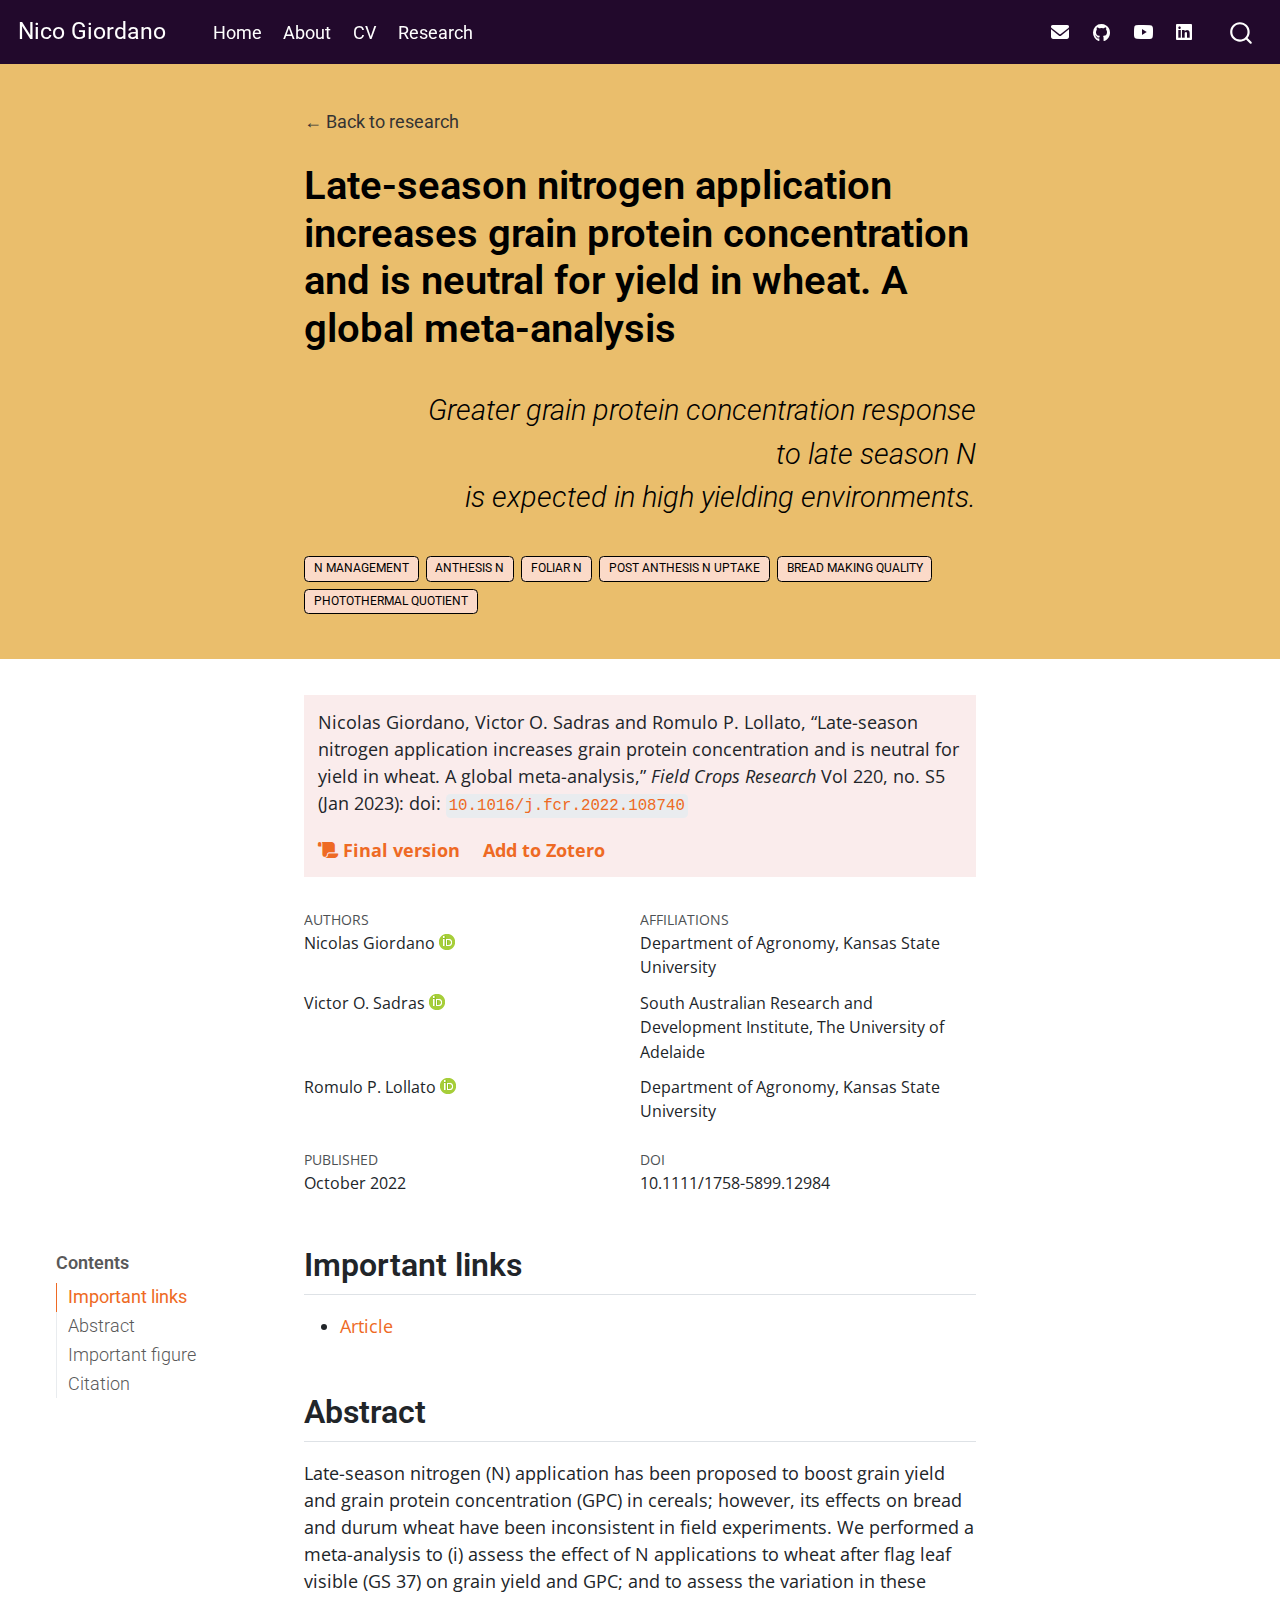
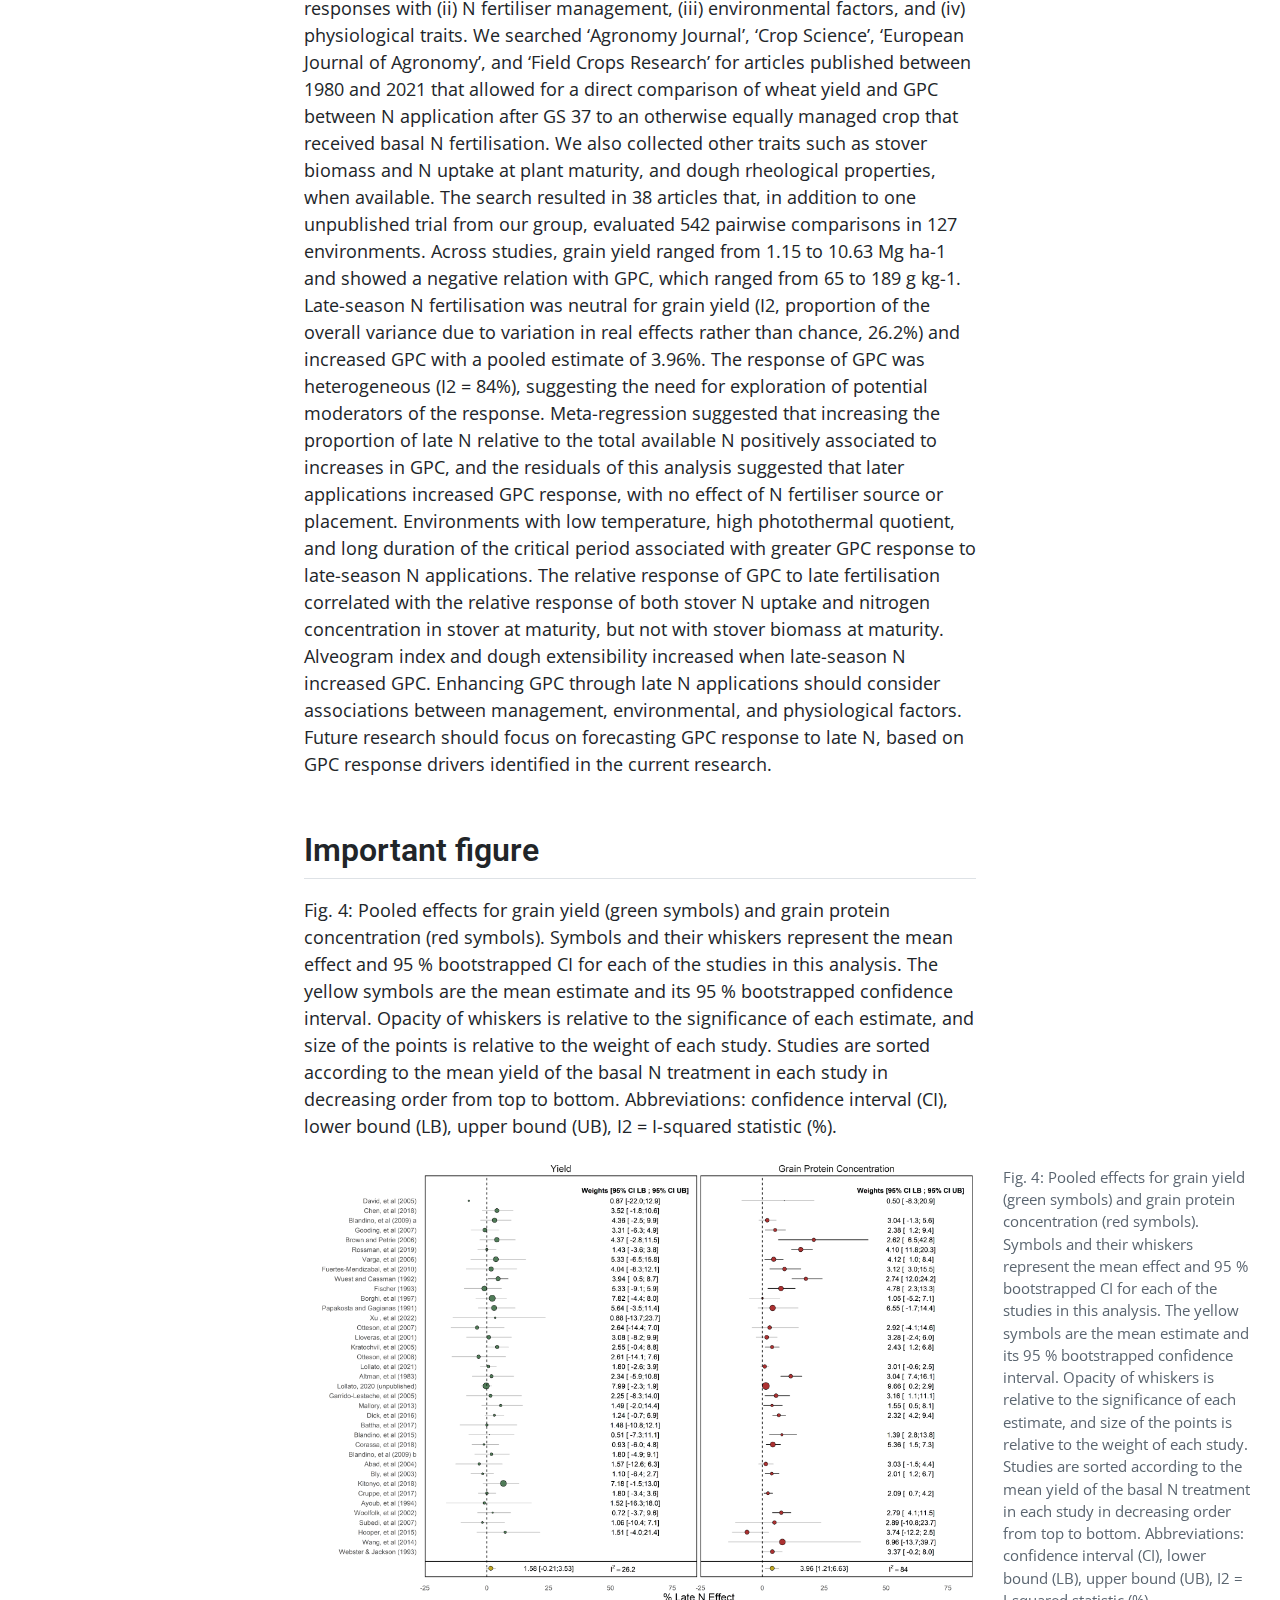
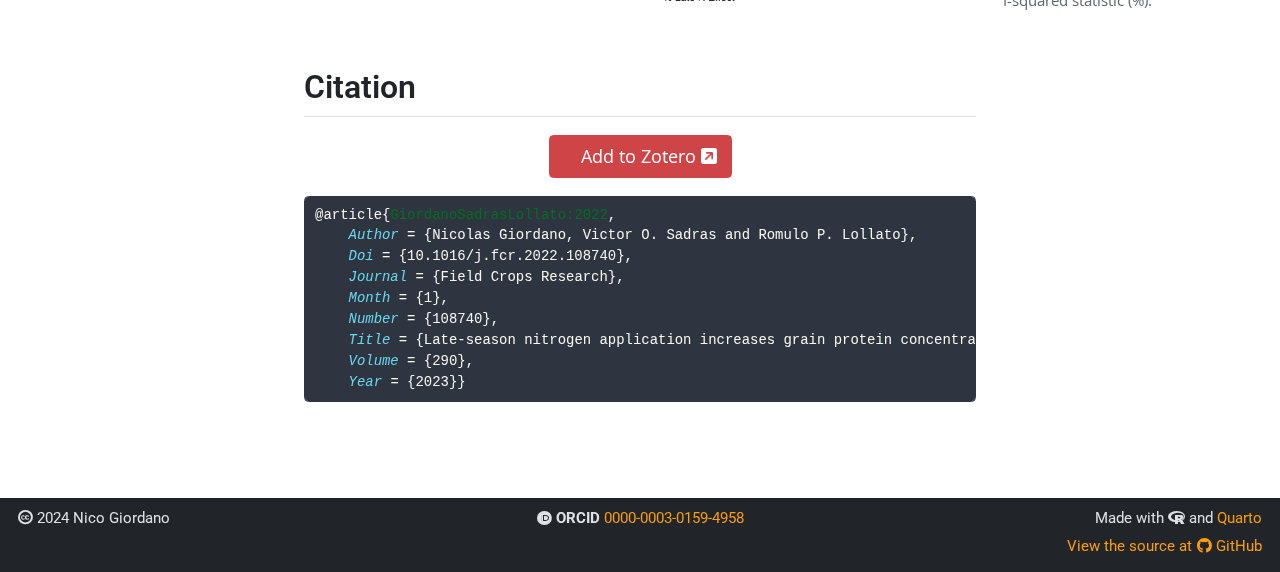
<file: docs/research/articles/giordano-sadras-lollato-2022/index.html>
<!DOCTYPE html>
<html xmlns="http://www.w3.org/1999/xhtml" lang="en" xml:lang="en"><head>

<meta charset="utf-8">
<meta name="generator" content="quarto-1.2.335">

<meta name="viewport" content="width=device-width, initial-scale=1.0, user-scalable=yes">

<meta name="author" content="Nicolas Giordano">
<meta name="author" content="Victor O. Sadras">
<meta name="author" content="Romulo P. Lollato">

<title>Nico Giordano - Late-season nitrogen application increases grain protein concentration and is neutral for yield in wheat. A global meta-analysis</title>
<style>
code{white-space: pre-wrap;}
span.smallcaps{font-variant: small-caps;}
div.columns{display: flex; gap: min(4vw, 1.5em);}
div.column{flex: auto; overflow-x: auto;}
div.hanging-indent{margin-left: 1.5em; text-indent: -1.5em;}
ul.task-list{list-style: none;}
ul.task-list li input[type="checkbox"] {
  width: 0.8em;
  margin: 0 0.8em 0.2em -1.6em;
  vertical-align: middle;
}
pre > code.sourceCode { white-space: pre; position: relative; }
pre > code.sourceCode > span { display: inline-block; line-height: 1.25; }
pre > code.sourceCode > span:empty { height: 1.2em; }
.sourceCode { overflow: visible; }
code.sourceCode > span { color: inherit; text-decoration: inherit; }
div.sourceCode { margin: 1em 0; }
pre.sourceCode { margin: 0; }
@media screen {
div.sourceCode { overflow: auto; }
}
@media print {
pre > code.sourceCode { white-space: pre-wrap; }
pre > code.sourceCode > span { text-indent: -5em; padding-left: 5em; }
}
pre.numberSource code
  { counter-reset: source-line 0; }
pre.numberSource code > span
  { position: relative; left: -4em; counter-increment: source-line; }
pre.numberSource code > span > a:first-child::before
  { content: counter(source-line);
    position: relative; left: -1em; text-align: right; vertical-align: baseline;
    border: none; display: inline-block;
    -webkit-touch-callout: none; -webkit-user-select: none;
    -khtml-user-select: none; -moz-user-select: none;
    -ms-user-select: none; user-select: none;
    padding: 0 4px; width: 4em;
    color: #aaaaaa;
  }
pre.numberSource { margin-left: 3em; border-left: 1px solid #aaaaaa;  padding-left: 4px; }
div.sourceCode
  {   }
@media screen {
pre > code.sourceCode > span > a:first-child::before { text-decoration: underline; }
}
code span.al { color: #ff0000; font-weight: bold; } /* Alert */
code span.an { color: #60a0b0; font-weight: bold; font-style: italic; } /* Annotation */
code span.at { color: #7d9029; } /* Attribute */
code span.bn { color: #40a070; } /* BaseN */
code span.bu { color: #008000; } /* BuiltIn */
code span.cf { color: #007020; font-weight: bold; } /* ControlFlow */
code span.ch { color: #4070a0; } /* Char */
code span.cn { color: #880000; } /* Constant */
code span.co { color: #60a0b0; font-style: italic; } /* Comment */
code span.cv { color: #60a0b0; font-weight: bold; font-style: italic; } /* CommentVar */
code span.do { color: #ba2121; font-style: italic; } /* Documentation */
code span.dt { color: #902000; } /* DataType */
code span.dv { color: #40a070; } /* DecVal */
code span.er { color: #ff0000; font-weight: bold; } /* Error */
code span.ex { } /* Extension */
code span.fl { color: #40a070; } /* Float */
code span.fu { color: #06287e; } /* Function */
code span.im { color: #008000; font-weight: bold; } /* Import */
code span.in { color: #60a0b0; font-weight: bold; font-style: italic; } /* Information */
code span.kw { color: #007020; font-weight: bold; } /* Keyword */
code span.op { color: #666666; } /* Operator */
code span.ot { color: #007020; } /* Other */
code span.pp { color: #bc7a00; } /* Preprocessor */
code span.sc { color: #4070a0; } /* SpecialChar */
code span.ss { color: #bb6688; } /* SpecialString */
code span.st { color: #4070a0; } /* String */
code span.va { color: #19177c; } /* Variable */
code span.vs { color: #4070a0; } /* VerbatimString */
code span.wa { color: #60a0b0; font-weight: bold; font-style: italic; } /* Warning */
</style>


<script src="../../../site_libs/quarto-nav/quarto-nav.js"></script>
<script src="../../../site_libs/clipboard/clipboard.min.js"></script>
<script src="../../../site_libs/quarto-search/autocomplete.umd.js"></script>
<script src="../../../site_libs/quarto-search/fuse.min.js"></script>
<script src="../../../site_libs/quarto-search/quarto-search.js"></script>
<meta name="quarto:offset" content="../../../">
<script src="../../../site_libs/quarto-html/quarto.js"></script>
<script src="../../../site_libs/quarto-html/popper.min.js"></script>
<script src="../../../site_libs/quarto-html/tippy.umd.min.js"></script>
<script src="../../../site_libs/quarto-html/anchor.min.js"></script>
<link href="../../../site_libs/quarto-html/tippy.css" rel="stylesheet">
<link href="../../../site_libs/quarto-html/quarto-syntax-highlighting.css" rel="stylesheet" id="quarto-text-highlighting-styles">
<script src="../../../site_libs/bootstrap/bootstrap.min.js"></script>
<link href="../../../site_libs/bootstrap/bootstrap-icons.css" rel="stylesheet">
<link href="../../../site_libs/bootstrap/bootstrap.min.css" rel="stylesheet" id="quarto-bootstrap" data-mode="light">
<link href="../../../site_libs/quarto-contrib/fontawesome6-0.1.0/all.css" rel="stylesheet">
<link href="../../../site_libs/quarto-contrib/fontawesome6-0.1.0/latex-fontsize.css" rel="stylesheet">
<script id="quarto-search-options" type="application/json">{
  "location": "navbar",
  "copy-button": false,
  "collapse-after": 3,
  "panel-placement": "end",
  "type": "overlay",
  "limit": 20,
  "language": {
    "search-no-results-text": "No results",
    "search-matching-documents-text": "matching documents",
    "search-copy-link-title": "Copy link to search",
    "search-hide-matches-text": "Hide additional matches",
    "search-more-match-text": "more match in this document",
    "search-more-matches-text": "more matches in this document",
    "search-clear-button-title": "Clear",
    "search-detached-cancel-button-title": "Cancel",
    "search-submit-button-title": "Submit"
  }
}</script>
<style>
    .quarto-title-block .quarto-title-banner {
      background: #EABE6C;
    }
    </style>


</head>

<body class="floating nav-fixed slimcontent">

<div id="quarto-search-results"></div>
  <header id="quarto-header" class="headroom fixed-top">
    <nav class="navbar navbar-expand-lg navbar-dark ">
      <div class="navbar-container container-fluid">
      <div class="navbar-brand-container">
    <a class="navbar-brand" href="../../../index.html">
    <span class="navbar-title">Nico Giordano</span>
    </a>
  </div>
          <button class="navbar-toggler" type="button" data-bs-toggle="collapse" data-bs-target="#navbarCollapse" aria-controls="navbarCollapse" aria-expanded="false" aria-label="Toggle navigation" onclick="if (window.quartoToggleHeadroom) { window.quartoToggleHeadroom(); }">
  <span class="navbar-toggler-icon"></span>
</button>
          <div class="collapse navbar-collapse" id="navbarCollapse">
            <ul class="navbar-nav navbar-nav-scroll me-auto">
  <li class="nav-item">
    <a class="nav-link" href="../../../index.html">
 <span class="menu-text">Home</span></a>
  </li>  
  <li class="nav-item">
    <a class="nav-link" href="../../../about.html">
 <span class="menu-text">About</span></a>
  </li>  
  <li class="nav-item">
    <a class="nav-link" href="../../../cv/index.html">
 <span class="menu-text">CV</span></a>
  </li>  
  <li class="nav-item">
    <a class="nav-link" href="../../../research/index.html">
 <span class="menu-text">Research</span></a>
  </li>  
</ul>
            <ul class="navbar-nav navbar-nav-scroll ms-auto">
  <li class="nav-item">
    <a class="nav-link" href="mailto:ngiordano@ksu.edu">
 <span class="menu-text"><i class="fa-solid fa-envelope" title="E-mail" aria-label="envelope"></i></span></a>
  </li>  
  <li class="nav-item">
    <a class="nav-link" href="https://github.com/giordanon">
 <span class="menu-text"><i class="fa-brands fa-github fa-1.1em" title="GitHub" aria-label="github"></i></span></a>
  </li>  
  <li class="nav-item">
    <a class="nav-link" href="https://www.youtube.com/@nicolasgiordano3910/videos">
 <span class="menu-text"><i class="fa-brands fa-youtube fa-1.1em" title="YouTube" aria-label="youtube"></i></span></a>
  </li>  
  <li class="nav-item">
    <a class="nav-link" href="https://www.linkedin.com/in/giordanon/">
 <span class="menu-text"><i class="fa-brands fa-linkedin fa-1.1em" title="LinkedIn" aria-label="linkedin"></i></span></a>
  </li>  
</ul>
              <div id="quarto-search" class="" title="Search"></div>
          </div> <!-- /navcollapse -->
      </div> <!-- /container-fluid -->
    </nav>
</header>
<!-- content -->
<header id="title-block-header" class="quarto-title-block research default toc-left page-columns page-full">
    <div class="quarto-title-banner page-columns page-full">
                <div class="back-nav"><a href="../../../research/">← Back to research</a></div>
                <div class="quarto-title column-body">
            <h1 class="title">Late-season nitrogen application increases grain protein concentration and is neutral for yield in wheat. A global meta-analysis</h1>

            
            
                        <div class="haiku">
                Greater grain protein concentration response<br>to late season N<br>is expected in high yielding environments.
            </div>
            
                                    <div class="quarto-categories">
                                <div class="quarto-category">N management</div>
                                <div class="quarto-category">Anthesis N</div>
                                <div class="quarto-category">Foliar N</div>
                                <div class="quarto-category">Post Anthesis N Uptake</div>
                                <div class="quarto-category">Bread making quality</div>
                                <div class="quarto-category">Photothermal quotient</div>
                            </div>
                                </div>
    </div>
    
        <div class="project-details">
        <div class="publication-content">
            <p>Nicolas Giordano, Victor O. Sadras and Romulo P. Lollato, “Late-season nitrogen application increases grain protein concentration and is neutral for yield in wheat. A global meta-analysis,” <em>Field Crops Research</em> Vol 220, no. S5 (Jan 2023): doi: <a href="https://doi.org/10.1016/j.fcr.2022.108740"><code>10.1016/j.fcr.2022.108740</code></a></p>
        </div>
                <ul class="project-links">
                        <li class="project-link">
                <a href="https://doi.org/10.1016/j.fcr.2022.108740"><i class="fa-solid fa-scroll"></i> Final version</a>
            </li>
                        <li class="project-link">
                <a href="https://www.zotero.org/save?type=doi&amp;q=10.1016/j.fcr.2022.108740"><i class="ai ai-zotero"></i> Add to Zotero</a>
            </li>
                    </ul>
            </div>

    
    <div class="quarto-title-meta-author">
      <div class="quarto-title-meta-heading">Authors</div>
      <div class="quarto-title-meta-heading">Affiliations</div>
      
        <div class="quarto-title-meta-contents">
        Nicolas Giordano <a href="https://orcid.org/0000-0003-0159-4958" class="quarto-title-author-orcid"> <img src="[data-uri]"></a>
      </div>
        <div class="quarto-title-meta-contents">
            <p class="affiliation">
                Department of Agronomy, Kansas State University
              </p>
          </div>
          <div class="quarto-title-meta-contents">
        Victor O. Sadras <a href="https://orcid.org/:0000-0002-5874-6775" class="quarto-title-author-orcid"> <img src="[data-uri]"></a>
      </div>
        <div class="quarto-title-meta-contents">
            <p class="affiliation">
                South Australian Research and Development Institute, The University of Adelaide
              </p>
          </div>
          <div class="quarto-title-meta-contents">
        Romulo P. Lollato <a href="https://orcid.org/0000-0002-3948-3914" class="quarto-title-author-orcid"> <img src="[data-uri]"></a>
      </div>
        <div class="quarto-title-meta-contents">
            <p class="affiliation">
                Department of Agronomy, Kansas State University
              </p>
          </div>
        </div>

    <div class="quarto-title-meta">

          
        <div>
        <div class="quarto-title-meta-heading">Published</div>
        <div class="quarto-title-meta-contents">
          <p class="date">October 2022</p>
        </div>
      </div>
      
        
        <div>
        <div class="quarto-title-meta-heading">Doi</div>
        <div class="quarto-title-meta-contents">
          <p class="doi">
            <a href="https://doi.org/10.1111/1758-5899.12984">10.1111/1758-5899.12984</a>
          </p>
        </div>
      </div>
      </div>
      

    
</header><div id="quarto-content" class="quarto-container page-columns page-rows-contents page-layout-article page-navbar">
<!-- sidebar -->
  <nav id="quarto-sidebar" class="sidebar collapse sidebar-navigation floating overflow-auto">
    <nav id="TOC" role="doc-toc" class="toc-active">
    <h2 id="toc-title">Contents</h2>
   
  <ul>
  <li><a href="#important-links" id="toc-important-links" class="nav-link active" data-scroll-target="#important-links">Important links</a></li>
  <li><a href="#abstract" id="toc-abstract" class="nav-link" data-scroll-target="#abstract">Abstract</a></li>
  <li><a href="#important-figure" id="toc-important-figure" class="nav-link" data-scroll-target="#important-figure">Important figure</a></li>
  <li><a href="#citation" id="toc-citation" class="nav-link" data-scroll-target="#citation">Citation</a></li>
  </ul>
</nav>
</nav>
<!-- margin-sidebar -->
    <div id="quarto-margin-sidebar" class="sidebar margin-sidebar">
    </div>
<!-- main -->
<main class="content quarto-banner-title-block page-columns page-full" id="quarto-document-content">



<section id="important-links" class="level2">
<h2 class="anchored" data-anchor-id="important-links">Important links</h2>
<ul>
<li><a href="1-s2.0-S0378429022003112-main.pdf">Article</a></li>
</ul>
</section>
<section id="abstract" class="level2">
<h2 class="anchored" data-anchor-id="abstract">Abstract</h2>
<p>Late-season nitrogen (N) application has been proposed to boost grain yield and grain protein concentration (GPC) in cereals; however, its effects on bread and durum wheat have been inconsistent in field experiments. We performed a meta-analysis to (i) assess the effect of N applications to wheat after flag leaf visible (GS 37) on grain yield and GPC; and to assess the variation in these responses with (ii) N fertiliser management, (iii) environmental factors, and (iv) physiological traits. We searched ‘Agronomy Journal’, ‘Crop Science’, ‘European Journal of Agronomy’, and ‘Field Crops Research’ for articles published between 1980 and 2021 that allowed for a direct comparison of wheat yield and GPC between N application after GS 37 to an otherwise equally managed crop that received basal N fertilisation. We also collected other traits such as stover biomass and N uptake at plant maturity, and dough rheological properties, when available. The search resulted in 38 articles that, in addition to one unpublished trial from our group, evaluated 542 pairwise comparisons in 127 environments. Across studies, grain yield ranged from 1.15 to 10.63 Mg ha-1 and showed a negative relation with GPC, which ranged from 65 to 189 g kg-1. Late-season N fertilisation was neutral for grain yield (I2, proportion of the overall variance due to variation in real effects rather than chance, 26.2%) and increased GPC with a pooled estimate of 3.96%. The response of GPC was heterogeneous (I2 = 84%), suggesting the need for exploration of potential moderators of the response. Meta-regression suggested that increasing the proportion of late N relative to the total available N positively associated to increases in GPC, and the residuals of this analysis suggested that later applications increased GPC response, with no effect of N fertiliser source or placement. Environments with low temperature, high photothermal quotient, and long duration of the critical period associated with greater GPC response to late-season N applications. The relative response of GPC to late fertilisation correlated with the relative response of both stover N uptake and nitrogen concentration in stover at maturity, but not with stover biomass at maturity. Alveogram index and dough extensibility increased when late-season N increased GPC. Enhancing GPC through late N applications should consider associations between management, environmental, and physiological factors. Future research should focus on forecasting GPC response to late N, based on GPC response drivers identified in the current research.</p>
</section>
<section id="important-figure" class="level2 page-columns page-full">
<h2 class="anchored" data-anchor-id="important-figure">Important figure</h2>
<p>Fig. 4: Pooled effects for grain yield (green symbols) and grain protein concentration (red symbols). Symbols and their whiskers represent the mean effect and 95 % bootstrapped CI for each of the studies in this analysis. The yellow symbols are the mean estimate and its 95 % bootstrapped confidence interval. Opacity of whiskers is relative to the significance of each estimate, and size of the points is relative to the weight of each study. Studies are sorted according to the mean yield of the basal N treatment in each study in decreasing order from top to bottom. Abbreviations: confidence interval (CI), lower bound (LB), upper bound (UB), I2 = I-squared statistic (%).</p>
<div class="quarto-figure quarto-figure-center page-columns page-full">
<figure class="figure page-columns page-full">
<p><img src="fig4.png" class="img-fluid figure-img"></p>
<p></p><figcaption class="figure-caption margin-caption">Fig. 4: Pooled effects for grain yield (green symbols) and grain protein concentration (red symbols). Symbols and their whiskers represent the mean effect and 95 % bootstrapped CI for each of the studies in this analysis. The yellow symbols are the mean estimate and its 95 % bootstrapped confidence interval. Opacity of whiskers is relative to the significance of each estimate, and size of the points is relative to the weight of each study. Studies are sorted according to the mean yield of the basal N treatment in each study in decreasing order from top to bottom. Abbreviations: confidence interval (CI), lower bound (LB), upper bound (UB), I2 = I-squared statistic (%).</figcaption><p></p>
</figure>
</div>
</section>
<section id="citation" class="level2">
<h2 class="anchored" data-anchor-id="citation">Citation</h2>
<p class="buttons" style="text-align:center;">
<a class="btn btn-danger" target="_blank" href="https://www.zotero.org/save?type=doi&amp;q=10.1111/1758-5899.12984"> Add to Zotero <i class="fa-solid fa-square-arrow-up-right" aria-label="square-arrow-up-right"></i></a>
</p>
<div class="sourceCode" id="cb1"><pre class="sourceCode bibtex code-with-copy"><code class="sourceCode bibtex"><span id="cb1-1"><a href="#cb1-1" aria-hidden="true" tabindex="-1"></a><span class="va">@article</span>{<span class="ot">GiordanoSadrasLollato:2022</span>,</span>
<span id="cb1-2"><a href="#cb1-2" aria-hidden="true" tabindex="-1"></a>    <span class="dt">Author</span> = {Nicolas Giordano, Victor O. Sadras and Romulo P. Lollato},</span>
<span id="cb1-3"><a href="#cb1-3" aria-hidden="true" tabindex="-1"></a>    <span class="dt">Doi</span> = {10.1016/j.fcr.2022.108740},</span>
<span id="cb1-4"><a href="#cb1-4" aria-hidden="true" tabindex="-1"></a>    <span class="dt">Journal</span> = {Field Crops Research},</span>
<span id="cb1-5"><a href="#cb1-5" aria-hidden="true" tabindex="-1"></a>    <span class="dt">Month</span> = {1},</span>
<span id="cb1-6"><a href="#cb1-6" aria-hidden="true" tabindex="-1"></a>    <span class="dt">Number</span> = {108740},</span>
<span id="cb1-7"><a href="#cb1-7" aria-hidden="true" tabindex="-1"></a>    <span class="dt">Title</span> = {Late-season nitrogen application increases grain protein concentration and is neutral for yield in wheat. A global meta-analysis},</span>
<span id="cb1-8"><a href="#cb1-8" aria-hidden="true" tabindex="-1"></a>    <span class="dt">Volume</span> = {290},</span>
<span id="cb1-9"><a href="#cb1-9" aria-hidden="true" tabindex="-1"></a>    <span class="dt">Year</span> = {2023}}</span></code><button title="Copy to Clipboard" class="code-copy-button"><i class="bi"></i></button></pre></div>


</section>

</main> <!-- /main -->
<script id="quarto-html-after-body" type="application/javascript">
window.document.addEventListener("DOMContentLoaded", function (event) {
  const toggleBodyColorMode = (bsSheetEl) => {
    const mode = bsSheetEl.getAttribute("data-mode");
    const bodyEl = window.document.querySelector("body");
    if (mode === "dark") {
      bodyEl.classList.add("quarto-dark");
      bodyEl.classList.remove("quarto-light");
    } else {
      bodyEl.classList.add("quarto-light");
      bodyEl.classList.remove("quarto-dark");
    }
  }
  const toggleBodyColorPrimary = () => {
    const bsSheetEl = window.document.querySelector("link#quarto-bootstrap");
    if (bsSheetEl) {
      toggleBodyColorMode(bsSheetEl);
    }
  }
  toggleBodyColorPrimary();  
  const icon = "";
  const anchorJS = new window.AnchorJS();
  anchorJS.options = {
    placement: 'right',
    icon: icon
  };
  anchorJS.add('.anchored');
  const clipboard = new window.ClipboardJS('.code-copy-button', {
    target: function(trigger) {
      return trigger.previousElementSibling;
    }
  });
  clipboard.on('success', function(e) {
    // button target
    const button = e.trigger;
    // don't keep focus
    button.blur();
    // flash "checked"
    button.classList.add('code-copy-button-checked');
    var currentTitle = button.getAttribute("title");
    button.setAttribute("title", "Copied!");
    let tooltip;
    if (window.bootstrap) {
      button.setAttribute("data-bs-toggle", "tooltip");
      button.setAttribute("data-bs-placement", "left");
      button.setAttribute("data-bs-title", "Copied!");
      tooltip = new bootstrap.Tooltip(button, 
        { trigger: "manual", 
          customClass: "code-copy-button-tooltip",
          offset: [0, -8]});
      tooltip.show();    
    }
    setTimeout(function() {
      if (tooltip) {
        tooltip.hide();
        button.removeAttribute("data-bs-title");
        button.removeAttribute("data-bs-toggle");
        button.removeAttribute("data-bs-placement");
      }
      button.setAttribute("title", currentTitle);
      button.classList.remove('code-copy-button-checked');
    }, 1000);
    // clear code selection
    e.clearSelection();
  });
  function tippyHover(el, contentFn) {
    const config = {
      allowHTML: true,
      content: contentFn,
      maxWidth: 500,
      delay: 100,
      arrow: false,
      appendTo: function(el) {
          return el.parentElement;
      },
      interactive: true,
      interactiveBorder: 10,
      theme: 'quarto',
      placement: 'bottom-start'
    };
    window.tippy(el, config); 
  }
  const noterefs = window.document.querySelectorAll('a[role="doc-noteref"]');
  for (var i=0; i<noterefs.length; i++) {
    const ref = noterefs[i];
    tippyHover(ref, function() {
      // use id or data attribute instead here
      let href = ref.getAttribute('data-footnote-href') || ref.getAttribute('href');
      try { href = new URL(href).hash; } catch {}
      const id = href.replace(/^#\/?/, "");
      const note = window.document.getElementById(id);
      return note.innerHTML;
    });
  }
  const findCites = (el) => {
    const parentEl = el.parentElement;
    if (parentEl) {
      const cites = parentEl.dataset.cites;
      if (cites) {
        return {
          el,
          cites: cites.split(' ')
        };
      } else {
        return findCites(el.parentElement)
      }
    } else {
      return undefined;
    }
  };
  var bibliorefs = window.document.querySelectorAll('a[role="doc-biblioref"]');
  for (var i=0; i<bibliorefs.length; i++) {
    const ref = bibliorefs[i];
    const citeInfo = findCites(ref);
    if (citeInfo) {
      tippyHover(citeInfo.el, function() {
        var popup = window.document.createElement('div');
        citeInfo.cites.forEach(function(cite) {
          var citeDiv = window.document.createElement('div');
          citeDiv.classList.add('hanging-indent');
          citeDiv.classList.add('csl-entry');
          var biblioDiv = window.document.getElementById('ref-' + cite);
          if (biblioDiv) {
            citeDiv.innerHTML = biblioDiv.innerHTML;
          }
          popup.appendChild(citeDiv);
        });
        return popup.innerHTML;
      });
    }
  }
});
</script>
</div> <!-- /content -->
<footer class="footer">
  <div class="nav-footer">
    <div class="nav-footer-left"><span class="faux-block"><i class="fa-brands fa-creative-commons" aria-label="creative-commons"></i> 2024 Nico Giordano</span></div>   
      <div class="nav-footer-center"><span class="faux-block"><i class="fa-brands fa-orcid" aria-label="orcid"></i> <strong>ORCID</strong> <a href="https://orcid.org/0000-0003-0159-4958">0000-0003-0159-4958</a></span></div>
    <div class="nav-footer-right"><span class="faux-block">Made with <i class="fa-brands fa-r-project" aria-label="r-project"></i> and <a href="https://quarto.org/">Quarto</a></span> <span class="faux-block"><a href="https://github.com/giordanon">View the source at <i class="fa-brands fa-github" aria-label="github"></i> GitHub</a></span></div>
  </div>
</footer>



</body></html>
</file>
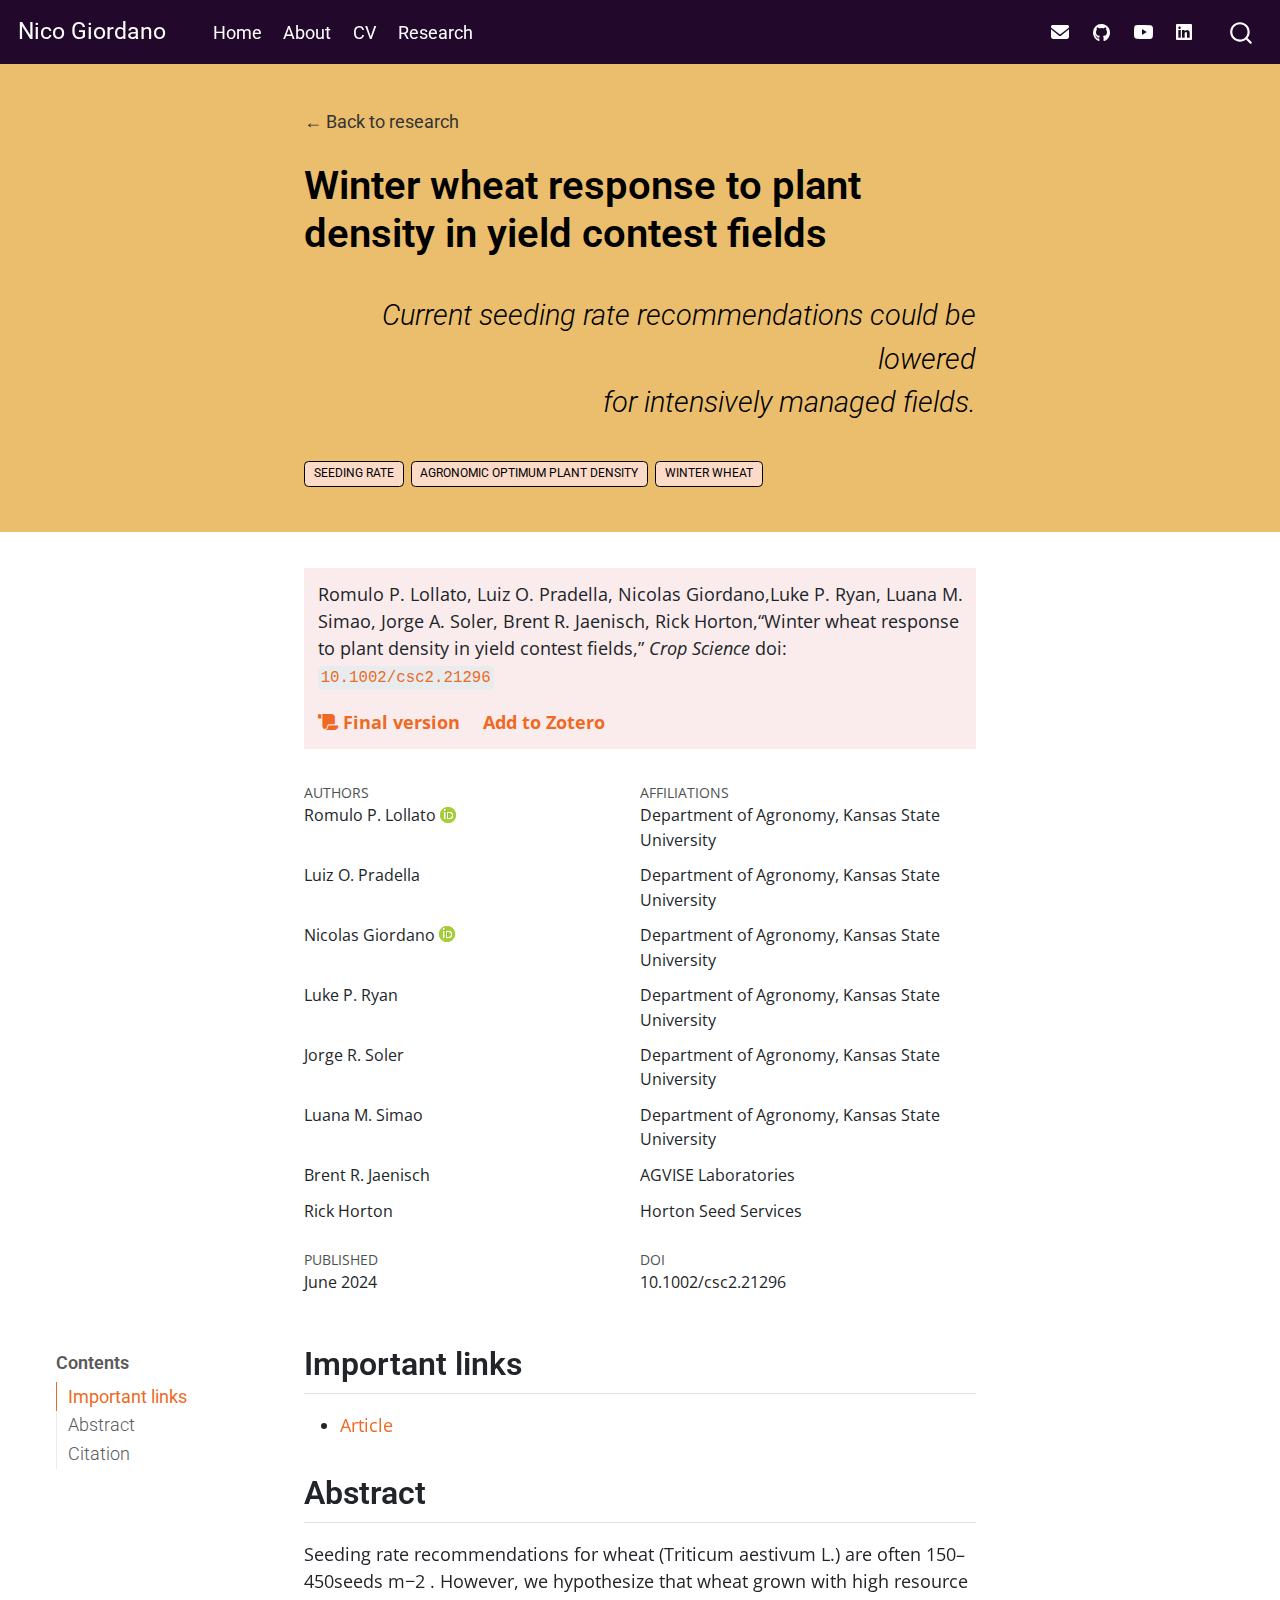
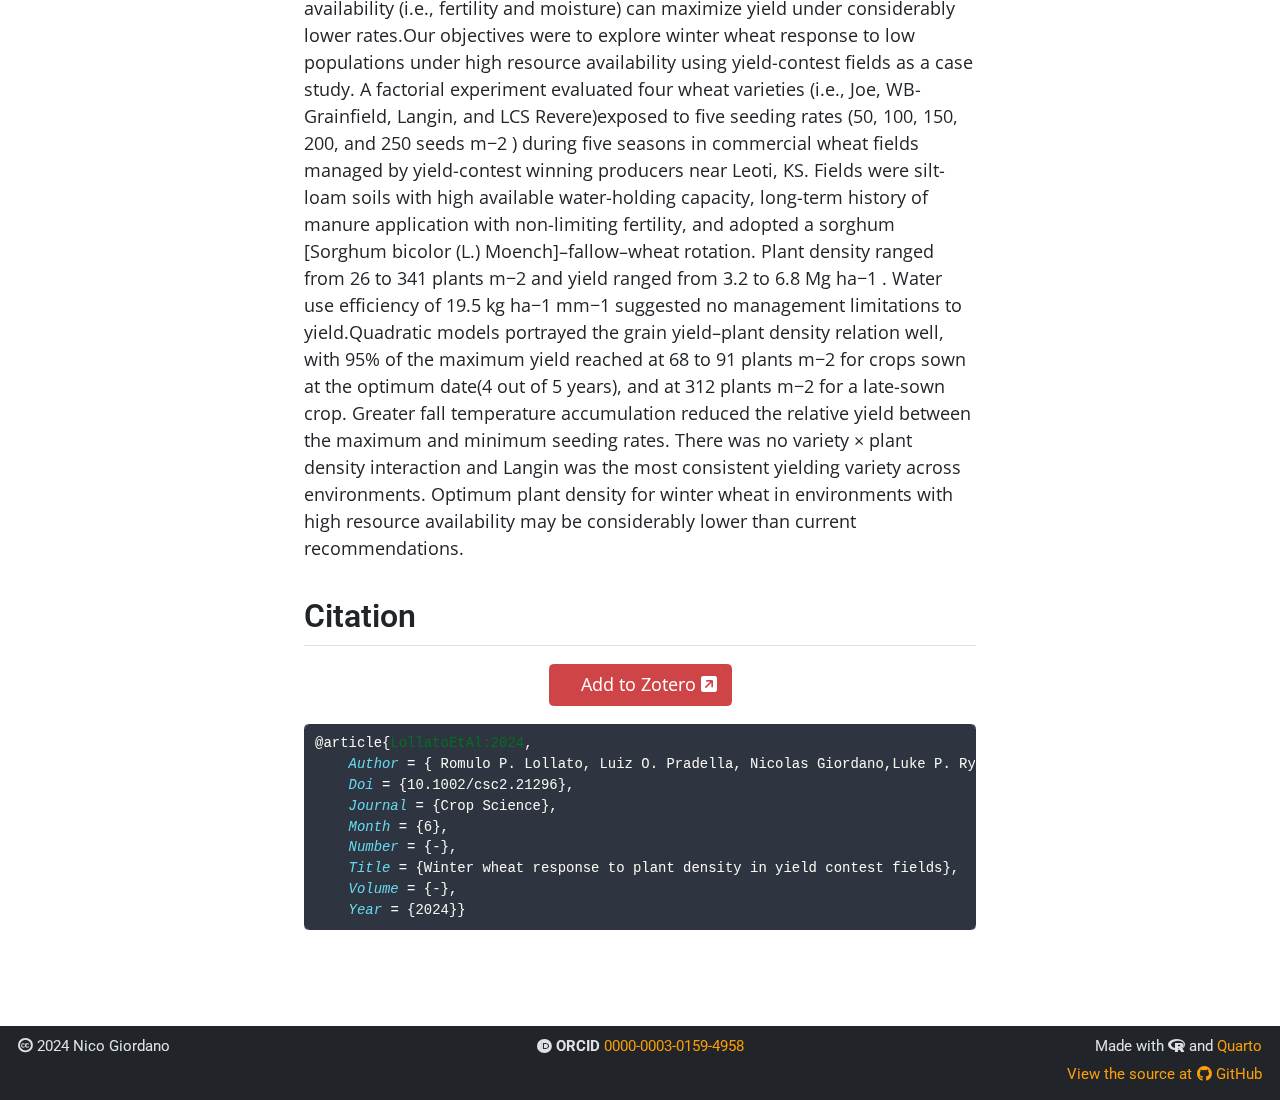
<file: docs/research/articles/lollato-et-al-2024/index.html>
<!DOCTYPE html>
<html xmlns="http://www.w3.org/1999/xhtml" lang="en" xml:lang="en"><head>

<meta charset="utf-8">
<meta name="generator" content="quarto-1.2.335">

<meta name="viewport" content="width=device-width, initial-scale=1.0, user-scalable=yes">

<meta name="author" content="Romulo P. Lollato">
<meta name="author" content="Luiz O. Pradella">
<meta name="author" content="Nicolas Giordano">
<meta name="author" content="Luke P. Ryan">
<meta name="author" content="Jorge R. Soler">
<meta name="author" content="Luana M. Simao">
<meta name="author" content="Brent R. Jaenisch">
<meta name="author" content="Rick Horton">

<title>Nico Giordano - Winter wheat response to plant density in yield contest fields</title>
<style>
code{white-space: pre-wrap;}
span.smallcaps{font-variant: small-caps;}
div.columns{display: flex; gap: min(4vw, 1.5em);}
div.column{flex: auto; overflow-x: auto;}
div.hanging-indent{margin-left: 1.5em; text-indent: -1.5em;}
ul.task-list{list-style: none;}
ul.task-list li input[type="checkbox"] {
  width: 0.8em;
  margin: 0 0.8em 0.2em -1.6em;
  vertical-align: middle;
}
pre > code.sourceCode { white-space: pre; position: relative; }
pre > code.sourceCode > span { display: inline-block; line-height: 1.25; }
pre > code.sourceCode > span:empty { height: 1.2em; }
.sourceCode { overflow: visible; }
code.sourceCode > span { color: inherit; text-decoration: inherit; }
div.sourceCode { margin: 1em 0; }
pre.sourceCode { margin: 0; }
@media screen {
div.sourceCode { overflow: auto; }
}
@media print {
pre > code.sourceCode { white-space: pre-wrap; }
pre > code.sourceCode > span { text-indent: -5em; padding-left: 5em; }
}
pre.numberSource code
  { counter-reset: source-line 0; }
pre.numberSource code > span
  { position: relative; left: -4em; counter-increment: source-line; }
pre.numberSource code > span > a:first-child::before
  { content: counter(source-line);
    position: relative; left: -1em; text-align: right; vertical-align: baseline;
    border: none; display: inline-block;
    -webkit-touch-callout: none; -webkit-user-select: none;
    -khtml-user-select: none; -moz-user-select: none;
    -ms-user-select: none; user-select: none;
    padding: 0 4px; width: 4em;
    color: #aaaaaa;
  }
pre.numberSource { margin-left: 3em; border-left: 1px solid #aaaaaa;  padding-left: 4px; }
div.sourceCode
  {   }
@media screen {
pre > code.sourceCode > span > a:first-child::before { text-decoration: underline; }
}
code span.al { color: #ff0000; font-weight: bold; } /* Alert */
code span.an { color: #60a0b0; font-weight: bold; font-style: italic; } /* Annotation */
code span.at { color: #7d9029; } /* Attribute */
code span.bn { color: #40a070; } /* BaseN */
code span.bu { color: #008000; } /* BuiltIn */
code span.cf { color: #007020; font-weight: bold; } /* ControlFlow */
code span.ch { color: #4070a0; } /* Char */
code span.cn { color: #880000; } /* Constant */
code span.co { color: #60a0b0; font-style: italic; } /* Comment */
code span.cv { color: #60a0b0; font-weight: bold; font-style: italic; } /* CommentVar */
code span.do { color: #ba2121; font-style: italic; } /* Documentation */
code span.dt { color: #902000; } /* DataType */
code span.dv { color: #40a070; } /* DecVal */
code span.er { color: #ff0000; font-weight: bold; } /* Error */
code span.ex { } /* Extension */
code span.fl { color: #40a070; } /* Float */
code span.fu { color: #06287e; } /* Function */
code span.im { color: #008000; font-weight: bold; } /* Import */
code span.in { color: #60a0b0; font-weight: bold; font-style: italic; } /* Information */
code span.kw { color: #007020; font-weight: bold; } /* Keyword */
code span.op { color: #666666; } /* Operator */
code span.ot { color: #007020; } /* Other */
code span.pp { color: #bc7a00; } /* Preprocessor */
code span.sc { color: #4070a0; } /* SpecialChar */
code span.ss { color: #bb6688; } /* SpecialString */
code span.st { color: #4070a0; } /* String */
code span.va { color: #19177c; } /* Variable */
code span.vs { color: #4070a0; } /* VerbatimString */
code span.wa { color: #60a0b0; font-weight: bold; font-style: italic; } /* Warning */
</style>


<script src="../../../site_libs/quarto-nav/quarto-nav.js"></script>
<script src="../../../site_libs/clipboard/clipboard.min.js"></script>
<script src="../../../site_libs/quarto-search/autocomplete.umd.js"></script>
<script src="../../../site_libs/quarto-search/fuse.min.js"></script>
<script src="../../../site_libs/quarto-search/quarto-search.js"></script>
<meta name="quarto:offset" content="../../../">
<script src="../../../site_libs/quarto-html/quarto.js"></script>
<script src="../../../site_libs/quarto-html/popper.min.js"></script>
<script src="../../../site_libs/quarto-html/tippy.umd.min.js"></script>
<script src="../../../site_libs/quarto-html/anchor.min.js"></script>
<link href="../../../site_libs/quarto-html/tippy.css" rel="stylesheet">
<link href="../../../site_libs/quarto-html/quarto-syntax-highlighting.css" rel="stylesheet" id="quarto-text-highlighting-styles">
<script src="../../../site_libs/bootstrap/bootstrap.min.js"></script>
<link href="../../../site_libs/bootstrap/bootstrap-icons.css" rel="stylesheet">
<link href="../../../site_libs/bootstrap/bootstrap.min.css" rel="stylesheet" id="quarto-bootstrap" data-mode="light">
<link href="../../../site_libs/quarto-contrib/fontawesome6-0.1.0/all.css" rel="stylesheet">
<link href="../../../site_libs/quarto-contrib/fontawesome6-0.1.0/latex-fontsize.css" rel="stylesheet">
<script id="quarto-search-options" type="application/json">{
  "location": "navbar",
  "copy-button": false,
  "collapse-after": 3,
  "panel-placement": "end",
  "type": "overlay",
  "limit": 20,
  "language": {
    "search-no-results-text": "No results",
    "search-matching-documents-text": "matching documents",
    "search-copy-link-title": "Copy link to search",
    "search-hide-matches-text": "Hide additional matches",
    "search-more-match-text": "more match in this document",
    "search-more-matches-text": "more matches in this document",
    "search-clear-button-title": "Clear",
    "search-detached-cancel-button-title": "Cancel",
    "search-submit-button-title": "Submit"
  }
}</script>
<style>
    .quarto-title-block .quarto-title-banner {
      background: #EABE6C;
    }
    </style>


</head>

<body class="floating nav-fixed">

<div id="quarto-search-results"></div>
  <header id="quarto-header" class="headroom fixed-top">
    <nav class="navbar navbar-expand-lg navbar-dark ">
      <div class="navbar-container container-fluid">
      <div class="navbar-brand-container">
    <a class="navbar-brand" href="../../../index.html">
    <span class="navbar-title">Nico Giordano</span>
    </a>
  </div>
          <button class="navbar-toggler" type="button" data-bs-toggle="collapse" data-bs-target="#navbarCollapse" aria-controls="navbarCollapse" aria-expanded="false" aria-label="Toggle navigation" onclick="if (window.quartoToggleHeadroom) { window.quartoToggleHeadroom(); }">
  <span class="navbar-toggler-icon"></span>
</button>
          <div class="collapse navbar-collapse" id="navbarCollapse">
            <ul class="navbar-nav navbar-nav-scroll me-auto">
  <li class="nav-item">
    <a class="nav-link" href="../../../index.html">
 <span class="menu-text">Home</span></a>
  </li>  
  <li class="nav-item">
    <a class="nav-link" href="../../../about.html">
 <span class="menu-text">About</span></a>
  </li>  
  <li class="nav-item">
    <a class="nav-link" href="../../../cv/index.html">
 <span class="menu-text">CV</span></a>
  </li>  
  <li class="nav-item">
    <a class="nav-link" href="../../../research/index.html">
 <span class="menu-text">Research</span></a>
  </li>  
</ul>
            <ul class="navbar-nav navbar-nav-scroll ms-auto">
  <li class="nav-item">
    <a class="nav-link" href="mailto:ngiordano@ksu.edu">
 <span class="menu-text"><i class="fa-solid fa-envelope" title="E-mail" aria-label="envelope"></i></span></a>
  </li>  
  <li class="nav-item">
    <a class="nav-link" href="https://github.com/giordanon">
 <span class="menu-text"><i class="fa-brands fa-github fa-1.1em" title="GitHub" aria-label="github"></i></span></a>
  </li>  
  <li class="nav-item">
    <a class="nav-link" href="https://www.youtube.com/@nicolasgiordano3910/videos">
 <span class="menu-text"><i class="fa-brands fa-youtube fa-1.1em" title="YouTube" aria-label="youtube"></i></span></a>
  </li>  
  <li class="nav-item">
    <a class="nav-link" href="https://www.linkedin.com/in/giordanon/">
 <span class="menu-text"><i class="fa-brands fa-linkedin fa-1.1em" title="LinkedIn" aria-label="linkedin"></i></span></a>
  </li>  
</ul>
              <div id="quarto-search" class="" title="Search"></div>
          </div> <!-- /navcollapse -->
      </div> <!-- /container-fluid -->
    </nav>
</header>
<!-- content -->
<header id="title-block-header" class="quarto-title-block research default toc-left page-columns page-full">
    <div class="quarto-title-banner page-columns page-full">
                <div class="back-nav"><a href="../../../research/">← Back to research</a></div>
                <div class="quarto-title column-body">
            <h1 class="title">Winter wheat response to plant density in yield contest fields</h1>

            
            
                        <div class="haiku">
                Current seeding rate recommendations could be lowered<br>for intensively managed fields.
            </div>
            
                                    <div class="quarto-categories">
                                <div class="quarto-category">Seeding rate</div>
                                <div class="quarto-category">Agronomic optimum plant density</div>
                                <div class="quarto-category">Winter wheat</div>
                            </div>
                                </div>
    </div>
    
        <div class="project-details">
        <div class="publication-content">
            <p>Romulo P. Lollato, Luiz O. Pradella, Nicolas Giordano,Luke P. Ryan, Luana M. Simao, Jorge A. Soler, Brent R. Jaenisch, Rick Horton,“Winter wheat response to plant density in yield contest fields,” <em>Crop Science</em> doi: <a href="https://doi.org/10.1002/csc2.21296"><code>10.1002/csc2.21296</code></a></p>
        </div>
                <ul class="project-links">
                        <li class="project-link">
                <a href="https://doi.org/10.1002/csc2.21296"><i class="fa-solid fa-scroll"></i> Final version</a>
            </li>
                        <li class="project-link">
                <a href="https://www.zotero.org/save?type=doi&amp;q=10.1002/csc2.21296"><i class="ai ai-zotero"></i> Add to Zotero</a>
            </li>
                    </ul>
            </div>

    
    <div class="quarto-title-meta-author">
      <div class="quarto-title-meta-heading">Authors</div>
      <div class="quarto-title-meta-heading">Affiliations</div>
      
        <div class="quarto-title-meta-contents">
        Romulo P. Lollato <a href="https://orcid.org/0000-0002-3948-3914" class="quarto-title-author-orcid"> <img src="[data-uri]"></a>
      </div>
        <div class="quarto-title-meta-contents">
            <p class="affiliation">
                Department of Agronomy, Kansas State University
              </p>
          </div>
          <div class="quarto-title-meta-contents">
        Luiz O. Pradella 
      </div>
        <div class="quarto-title-meta-contents">
            <p class="affiliation">
                Department of Agronomy, Kansas State University
              </p>
          </div>
          <div class="quarto-title-meta-contents">
        Nicolas Giordano <a href="https://orcid.org/0000-0003-0159-4958" class="quarto-title-author-orcid"> <img src="[data-uri]"></a>
      </div>
        <div class="quarto-title-meta-contents">
            <p class="affiliation">
                Department of Agronomy, Kansas State University
              </p>
          </div>
          <div class="quarto-title-meta-contents">
        Luke P. Ryan 
      </div>
        <div class="quarto-title-meta-contents">
            <p class="affiliation">
                Department of Agronomy, Kansas State University
              </p>
          </div>
          <div class="quarto-title-meta-contents">
        Jorge R. Soler 
      </div>
        <div class="quarto-title-meta-contents">
            <p class="affiliation">
                Department of Agronomy, Kansas State University
              </p>
          </div>
          <div class="quarto-title-meta-contents">
        Luana M. Simao 
      </div>
        <div class="quarto-title-meta-contents">
            <p class="affiliation">
                Department of Agronomy, Kansas State University
              </p>
          </div>
          <div class="quarto-title-meta-contents">
        Brent R. Jaenisch 
      </div>
        <div class="quarto-title-meta-contents">
            <p class="affiliation">
                AGVISE Laboratories
              </p>
          </div>
          <div class="quarto-title-meta-contents">
        Rick Horton 
      </div>
        <div class="quarto-title-meta-contents">
            <p class="affiliation">
                Horton Seed Services
              </p>
          </div>
        </div>

    <div class="quarto-title-meta">

          
        <div>
        <div class="quarto-title-meta-heading">Published</div>
        <div class="quarto-title-meta-contents">
          <p class="date">June 2024</p>
        </div>
      </div>
      
        
        <div>
        <div class="quarto-title-meta-heading">Doi</div>
        <div class="quarto-title-meta-contents">
          <p class="doi">
            <a href="https://doi.org/10.1002/csc2.21296">10.1002/csc2.21296</a>
          </p>
        </div>
      </div>
      </div>
      

    
</header><div id="quarto-content" class="quarto-container page-columns page-rows-contents page-layout-article page-navbar">
<!-- sidebar -->
  <nav id="quarto-sidebar" class="sidebar collapse sidebar-navigation floating overflow-auto">
    <nav id="TOC" role="doc-toc" class="toc-active">
    <h2 id="toc-title">Contents</h2>
   
  <ul>
  <li><a href="#important-links" id="toc-important-links" class="nav-link active" data-scroll-target="#important-links">Important links</a></li>
  <li><a href="#abstract" id="toc-abstract" class="nav-link" data-scroll-target="#abstract">Abstract</a></li>
  <li><a href="#citation" id="toc-citation" class="nav-link" data-scroll-target="#citation">Citation</a></li>
  </ul>
</nav>
</nav>
<!-- margin-sidebar -->
    <div id="quarto-margin-sidebar" class="sidebar margin-sidebar">
    </div>
<!-- main -->
<main class="content quarto-banner-title-block" id="quarto-document-content">



<section id="important-links" class="level2">
<h2 class="anchored" data-anchor-id="important-links">Important links</h2>
<ul>
<li><a href="lollato-et-al-2024.pdf">Article</a></li>
</ul>
</section>
<section id="abstract" class="level2">
<h2 class="anchored" data-anchor-id="abstract">Abstract</h2>
<p>Seeding rate recommendations for wheat (Triticum aestivum L.) are often 150–450seeds m−2 . However, we hypothesize that wheat grown with high resource availability (i.e., fertility and moisture) can maximize yield under considerably lower rates.Our objectives were to explore winter wheat response to low populations under high resource availability using yield-contest fields as a case study. A factorial experiment evaluated four wheat varieties (i.e., Joe, WB-Grainfield, Langin, and LCS Revere)exposed to five seeding rates (50, 100, 150, 200, and 250 seeds m−2 ) during five seasons in commercial wheat fields managed by yield-contest winning producers near Leoti, KS. Fields were silt-loam soils with high available water-holding capacity, long-term history of manure application with non-limiting fertility, and adopted a sorghum [Sorghum bicolor (L.) Moench]–fallow–wheat rotation. Plant density ranged from 26 to 341 plants m−2 and yield ranged from 3.2 to 6.8 Mg ha−1 . Water use efficiency of 19.5 kg ha−1 mm−1 suggested no management limitations to yield.Quadratic models portrayed the grain yield–plant density relation well, with 95% of the maximum yield reached at 68 to 91 plants m−2 for crops sown at the optimum date(4 out of 5 years), and at 312 plants m−2 for a late-sown crop. Greater fall temperature accumulation reduced the relative yield between the maximum and minimum seeding rates. There was no variety × plant density interaction and Langin was the most consistent yielding variety across environments. Optimum plant density for winter wheat in environments with high resource availability may be considerably lower than current recommendations.</p>
</section>
<section id="citation" class="level2">
<h2 class="anchored" data-anchor-id="citation">Citation</h2>
<p class="buttons" style="text-align:center;">
<a class="btn btn-danger" target="_blank" href="https://www.zotero.org/save?type=doi&amp;q=10.1002/csc2.21296"> Add to Zotero <i class="fa-solid fa-square-arrow-up-right" aria-label="square-arrow-up-right"></i></a>
</p>
<div class="sourceCode" id="cb1"><pre class="sourceCode bibtex code-with-copy"><code class="sourceCode bibtex"><span id="cb1-1"><a href="#cb1-1" aria-hidden="true" tabindex="-1"></a><span class="va">@article</span>{<span class="ot">LollatoEtAl:2024</span>,</span>
<span id="cb1-2"><a href="#cb1-2" aria-hidden="true" tabindex="-1"></a>    <span class="dt">Author</span> = { Romulo P. Lollato, Luiz O. Pradella, Nicolas Giordano,Luke P. Ryan, Luana M. Simao, Jorge A. Soler, Brent R. Jaenisch, Rick Horton},</span>
<span id="cb1-3"><a href="#cb1-3" aria-hidden="true" tabindex="-1"></a>    <span class="dt">Doi</span> = {10.1002/csc2.21296},</span>
<span id="cb1-4"><a href="#cb1-4" aria-hidden="true" tabindex="-1"></a>    <span class="dt">Journal</span> = {Crop Science},</span>
<span id="cb1-5"><a href="#cb1-5" aria-hidden="true" tabindex="-1"></a>    <span class="dt">Month</span> = {6},</span>
<span id="cb1-6"><a href="#cb1-6" aria-hidden="true" tabindex="-1"></a>    <span class="dt">Number</span> = {-},</span>
<span id="cb1-7"><a href="#cb1-7" aria-hidden="true" tabindex="-1"></a>    <span class="dt">Title</span> = {Winter wheat response to plant density in yield contest fields},</span>
<span id="cb1-8"><a href="#cb1-8" aria-hidden="true" tabindex="-1"></a>    <span class="dt">Volume</span> = {-},</span>
<span id="cb1-9"><a href="#cb1-9" aria-hidden="true" tabindex="-1"></a>    <span class="dt">Year</span> = {2024}}</span></code><button title="Copy to Clipboard" class="code-copy-button"><i class="bi"></i></button></pre></div>


</section>

</main> <!-- /main -->
<script id="quarto-html-after-body" type="application/javascript">
window.document.addEventListener("DOMContentLoaded", function (event) {
  const toggleBodyColorMode = (bsSheetEl) => {
    const mode = bsSheetEl.getAttribute("data-mode");
    const bodyEl = window.document.querySelector("body");
    if (mode === "dark") {
      bodyEl.classList.add("quarto-dark");
      bodyEl.classList.remove("quarto-light");
    } else {
      bodyEl.classList.add("quarto-light");
      bodyEl.classList.remove("quarto-dark");
    }
  }
  const toggleBodyColorPrimary = () => {
    const bsSheetEl = window.document.querySelector("link#quarto-bootstrap");
    if (bsSheetEl) {
      toggleBodyColorMode(bsSheetEl);
    }
  }
  toggleBodyColorPrimary();  
  const icon = "";
  const anchorJS = new window.AnchorJS();
  anchorJS.options = {
    placement: 'right',
    icon: icon
  };
  anchorJS.add('.anchored');
  const clipboard = new window.ClipboardJS('.code-copy-button', {
    target: function(trigger) {
      return trigger.previousElementSibling;
    }
  });
  clipboard.on('success', function(e) {
    // button target
    const button = e.trigger;
    // don't keep focus
    button.blur();
    // flash "checked"
    button.classList.add('code-copy-button-checked');
    var currentTitle = button.getAttribute("title");
    button.setAttribute("title", "Copied!");
    let tooltip;
    if (window.bootstrap) {
      button.setAttribute("data-bs-toggle", "tooltip");
      button.setAttribute("data-bs-placement", "left");
      button.setAttribute("data-bs-title", "Copied!");
      tooltip = new bootstrap.Tooltip(button, 
        { trigger: "manual", 
          customClass: "code-copy-button-tooltip",
          offset: [0, -8]});
      tooltip.show();    
    }
    setTimeout(function() {
      if (tooltip) {
        tooltip.hide();
        button.removeAttribute("data-bs-title");
        button.removeAttribute("data-bs-toggle");
        button.removeAttribute("data-bs-placement");
      }
      button.setAttribute("title", currentTitle);
      button.classList.remove('code-copy-button-checked');
    }, 1000);
    // clear code selection
    e.clearSelection();
  });
  function tippyHover(el, contentFn) {
    const config = {
      allowHTML: true,
      content: contentFn,
      maxWidth: 500,
      delay: 100,
      arrow: false,
      appendTo: function(el) {
          return el.parentElement;
      },
      interactive: true,
      interactiveBorder: 10,
      theme: 'quarto',
      placement: 'bottom-start'
    };
    window.tippy(el, config); 
  }
  const noterefs = window.document.querySelectorAll('a[role="doc-noteref"]');
  for (var i=0; i<noterefs.length; i++) {
    const ref = noterefs[i];
    tippyHover(ref, function() {
      // use id or data attribute instead here
      let href = ref.getAttribute('data-footnote-href') || ref.getAttribute('href');
      try { href = new URL(href).hash; } catch {}
      const id = href.replace(/^#\/?/, "");
      const note = window.document.getElementById(id);
      return note.innerHTML;
    });
  }
  const findCites = (el) => {
    const parentEl = el.parentElement;
    if (parentEl) {
      const cites = parentEl.dataset.cites;
      if (cites) {
        return {
          el,
          cites: cites.split(' ')
        };
      } else {
        return findCites(el.parentElement)
      }
    } else {
      return undefined;
    }
  };
  var bibliorefs = window.document.querySelectorAll('a[role="doc-biblioref"]');
  for (var i=0; i<bibliorefs.length; i++) {
    const ref = bibliorefs[i];
    const citeInfo = findCites(ref);
    if (citeInfo) {
      tippyHover(citeInfo.el, function() {
        var popup = window.document.createElement('div');
        citeInfo.cites.forEach(function(cite) {
          var citeDiv = window.document.createElement('div');
          citeDiv.classList.add('hanging-indent');
          citeDiv.classList.add('csl-entry');
          var biblioDiv = window.document.getElementById('ref-' + cite);
          if (biblioDiv) {
            citeDiv.innerHTML = biblioDiv.innerHTML;
          }
          popup.appendChild(citeDiv);
        });
        return popup.innerHTML;
      });
    }
  }
});
</script>
</div> <!-- /content -->
<footer class="footer">
  <div class="nav-footer">
    <div class="nav-footer-left"><span class="faux-block"><i class="fa-brands fa-creative-commons" aria-label="creative-commons"></i> 2024 Nico Giordano</span></div>   
      <div class="nav-footer-center"><span class="faux-block"><i class="fa-brands fa-orcid" aria-label="orcid"></i> <strong>ORCID</strong> <a href="https://orcid.org/0000-0003-0159-4958">0000-0003-0159-4958</a></span></div>
    <div class="nav-footer-right"><span class="faux-block">Made with <i class="fa-brands fa-r-project" aria-label="r-project"></i> and <a href="https://quarto.org/">Quarto</a></span> <span class="faux-block"><a href="https://github.com/giordanon">View the source at <i class="fa-brands fa-github" aria-label="github"></i> GitHub</a></span></div>
  </div>
</footer>



</body></html>
</file>
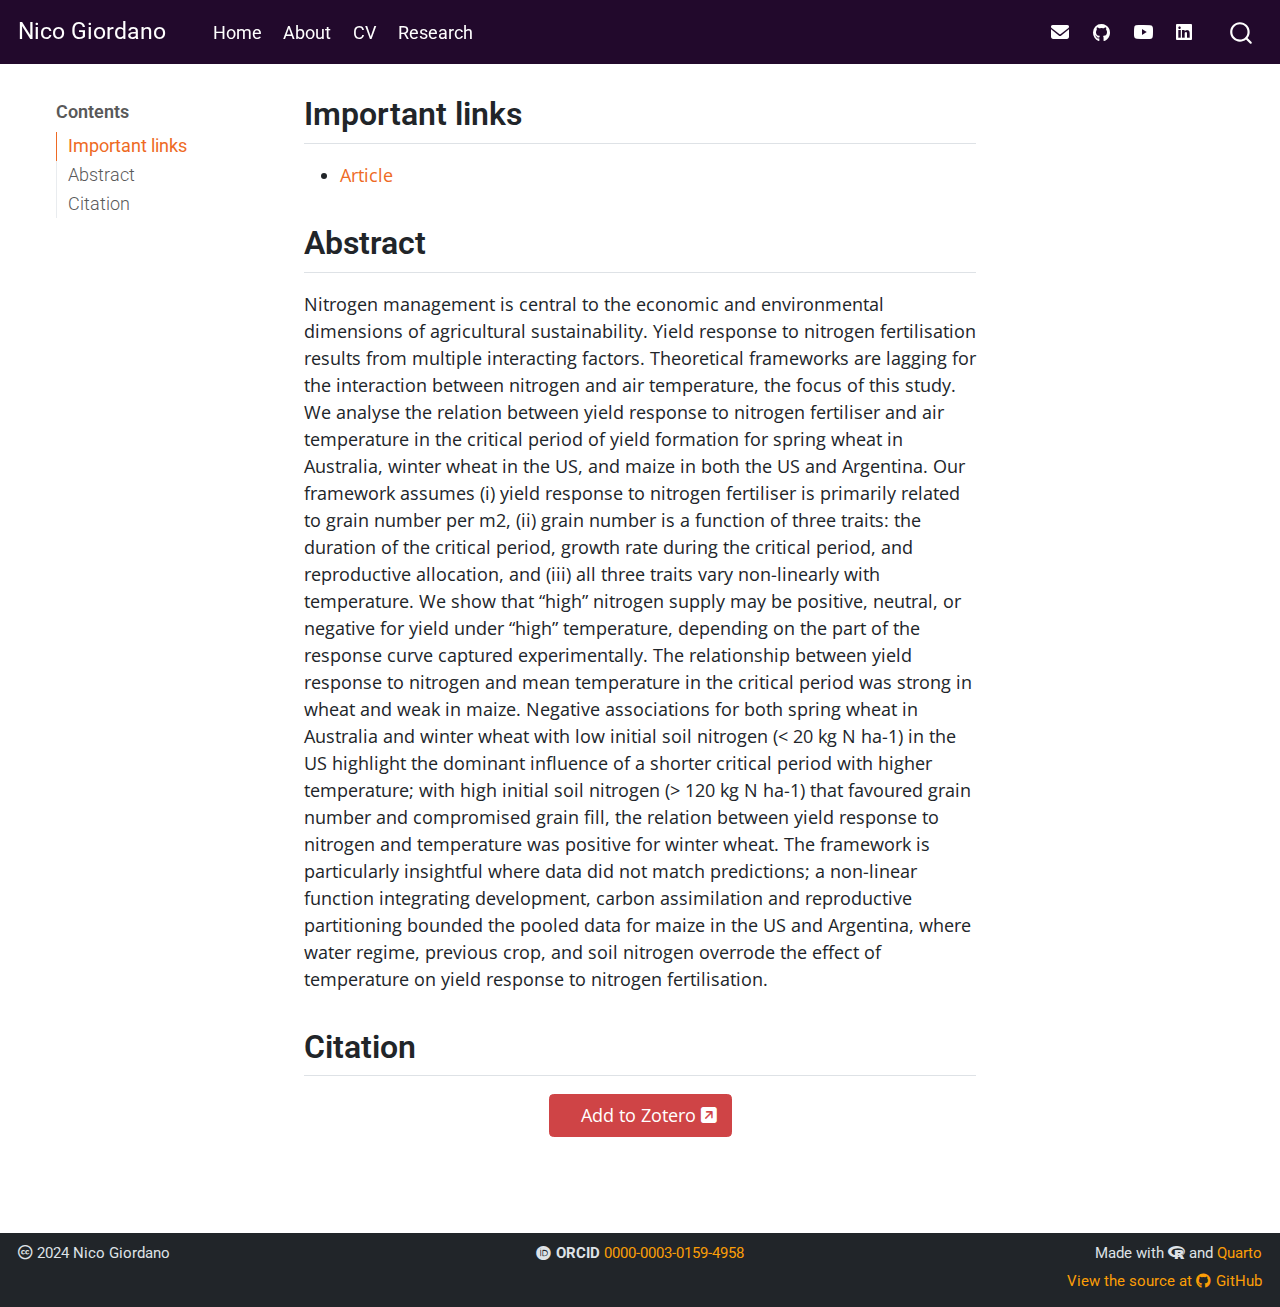
<file: docs/research/articles/sadras-et-al-2022/index.html>
<!DOCTYPE html>
<html xmlns="http://www.w3.org/1999/xhtml" lang="en" xml:lang="en"><head>

<meta charset="utf-8">
<meta name="generator" content="quarto-1.2.335">

<meta name="viewport" content="width=device-width, initial-scale=1.0, user-scalable=yes">


<title>Nico Giordano – index</title>
<style>
code{white-space: pre-wrap;}
span.smallcaps{font-variant: small-caps;}
div.columns{display: flex; gap: min(4vw, 1.5em);}
div.column{flex: auto; overflow-x: auto;}
div.hanging-indent{margin-left: 1.5em; text-indent: -1.5em;}
ul.task-list{list-style: none;}
ul.task-list li input[type="checkbox"] {
  width: 0.8em;
  margin: 0 0.8em 0.2em -1.6em;
  vertical-align: middle;
}
</style>


<script src="../../../site_libs/quarto-nav/quarto-nav.js"></script>
<script src="../../../site_libs/clipboard/clipboard.min.js"></script>
<script src="../../../site_libs/quarto-search/autocomplete.umd.js"></script>
<script src="../../../site_libs/quarto-search/fuse.min.js"></script>
<script src="../../../site_libs/quarto-search/quarto-search.js"></script>
<meta name="quarto:offset" content="../../../">
<script src="../../../site_libs/quarto-html/quarto.js"></script>
<script src="../../../site_libs/quarto-html/popper.min.js"></script>
<script src="../../../site_libs/quarto-html/tippy.umd.min.js"></script>
<script src="../../../site_libs/quarto-html/anchor.min.js"></script>
<link href="../../../site_libs/quarto-html/tippy.css" rel="stylesheet">
<link href="../../../site_libs/quarto-html/quarto-syntax-highlighting.css" rel="stylesheet" id="quarto-text-highlighting-styles">
<script src="../../../site_libs/bootstrap/bootstrap.min.js"></script>
<link href="../../../site_libs/bootstrap/bootstrap-icons.css" rel="stylesheet">
<link href="../../../site_libs/bootstrap/bootstrap.min.css" rel="stylesheet" id="quarto-bootstrap" data-mode="light">
<link href="../../../site_libs/quarto-contrib/fontawesome6-0.1.0/all.css" rel="stylesheet">
<link href="../../../site_libs/quarto-contrib/fontawesome6-0.1.0/latex-fontsize.css" rel="stylesheet">
<script id="quarto-search-options" type="application/json">{
  "location": "navbar",
  "copy-button": false,
  "collapse-after": 3,
  "panel-placement": "end",
  "type": "overlay",
  "limit": 20,
  "language": {
    "search-no-results-text": "No results",
    "search-matching-documents-text": "matching documents",
    "search-copy-link-title": "Copy link to search",
    "search-hide-matches-text": "Hide additional matches",
    "search-more-match-text": "more match in this document",
    "search-more-matches-text": "more matches in this document",
    "search-clear-button-title": "Clear",
    "search-detached-cancel-button-title": "Cancel",
    "search-submit-button-title": "Submit"
  }
}</script>
<style>
    .quarto-title-block .quarto-title-banner {
      background: #EABE6C;
    }
    </style>


</head>

<body class="floating nav-fixed">

<div id="quarto-search-results"></div>
  <header id="quarto-header" class="headroom fixed-top">
    <nav class="navbar navbar-expand-lg navbar-dark ">
      <div class="navbar-container container-fluid">
      <div class="navbar-brand-container">
    <a class="navbar-brand" href="../../../index.html">
    <span class="navbar-title">Nico Giordano</span>
    </a>
  </div>
          <button class="navbar-toggler" type="button" data-bs-toggle="collapse" data-bs-target="#navbarCollapse" aria-controls="navbarCollapse" aria-expanded="false" aria-label="Toggle navigation" onclick="if (window.quartoToggleHeadroom) { window.quartoToggleHeadroom(); }">
  <span class="navbar-toggler-icon"></span>
</button>
          <div class="collapse navbar-collapse" id="navbarCollapse">
            <ul class="navbar-nav navbar-nav-scroll me-auto">
  <li class="nav-item">
    <a class="nav-link" href="../../../index.html">
 <span class="menu-text">Home</span></a>
  </li>  
  <li class="nav-item">
    <a class="nav-link" href="../../../about.html">
 <span class="menu-text">About</span></a>
  </li>  
  <li class="nav-item">
    <a class="nav-link" href="../../../cv/index.html">
 <span class="menu-text">CV</span></a>
  </li>  
  <li class="nav-item">
    <a class="nav-link" href="../../../research/index.html">
 <span class="menu-text">Research</span></a>
  </li>  
</ul>
            <ul class="navbar-nav navbar-nav-scroll ms-auto">
  <li class="nav-item">
    <a class="nav-link" href="mailto:ngiordano@ksu.edu">
 <span class="menu-text"><i class="fa-solid fa-envelope" title="E-mail" aria-label="envelope"></i></span></a>
  </li>  
  <li class="nav-item">
    <a class="nav-link" href="https://github.com/giordanon">
 <span class="menu-text"><i class="fa-brands fa-github fa-1.1em" title="GitHub" aria-label="github"></i></span></a>
  </li>  
  <li class="nav-item">
    <a class="nav-link" href="https://www.youtube.com/@nicolasgiordano3910/videos">
 <span class="menu-text"><i class="fa-brands fa-youtube fa-1.1em" title="YouTube" aria-label="youtube"></i></span></a>
  </li>  
  <li class="nav-item">
    <a class="nav-link" href="https://www.linkedin.com/in/giordanon/">
 <span class="menu-text"><i class="fa-brands fa-linkedin fa-1.1em" title="LinkedIn" aria-label="linkedin"></i></span></a>
  </li>  
</ul>
              <div id="quarto-search" class="" title="Search"></div>
          </div> <!-- /navcollapse -->
      </div> <!-- /container-fluid -->
    </nav>
</header>
<!-- content -->
<div id="quarto-content" class="quarto-container page-columns page-rows-contents page-layout-article page-navbar">
<!-- sidebar -->
  <nav id="quarto-sidebar" class="sidebar collapse sidebar-navigation floating overflow-auto">
    <nav id="TOC" role="doc-toc" class="toc-active">
    <h2 id="toc-title">Contents</h2>
   
  <ul>
  <li><a href="#important-links" id="toc-important-links" class="nav-link active" data-scroll-target="#important-links">Important links</a></li>
  <li><a href="#abstract" id="toc-abstract" class="nav-link" data-scroll-target="#abstract">Abstract</a></li>
  <li><a href="#citation" id="toc-citation" class="nav-link" data-scroll-target="#citation">Citation</a></li>
  </ul>
</nav>
</nav>
<!-- margin-sidebar -->
    <div id="quarto-margin-sidebar" class="sidebar margin-sidebar">
    </div>
<!-- main -->
<main class="content quarto-banner-title-block" id="quarto-document-content">



<section id="important-links" class="level2">
<h2 class="anchored" data-anchor-id="important-links">Important links</h2>
<ul>
<li><a href="sadras-et-al-2022-fa.pdf">Article</a></li>
</ul>
</section>
<section id="abstract" class="level2">
<h2 class="anchored" data-anchor-id="abstract">Abstract</h2>
<p>Nitrogen management is central to the economic and environmental dimensions of agricultural sustainability. Yield response to nitrogen fertilisation results from multiple interacting factors. Theoretical frameworks are lagging for the interaction between nitrogen and air temperature, the focus of this study. We analyse the relation between yield response to nitrogen fertiliser and air temperature in the critical period of yield formation for spring wheat in Australia, winter wheat in the US, and maize in both the US and Argentina. Our framework assumes (i) yield response to nitrogen fertiliser is primarily related to grain number per m2, (ii) grain number is a function of three traits: the duration of the critical period, growth rate during the critical period, and reproductive allocation, and (iii) all three traits vary non-linearly with temperature. We show that “high” nitrogen supply may be positive, neutral, or negative for yield under “high” temperature, depending on the part of the response curve captured experimentally. The relationship between yield response to nitrogen and mean temperature in the critical period was strong in wheat and weak in maize. Negative associations for both spring wheat in Australia and winter wheat with low initial soil nitrogen (&lt; 20 kg N ha-1) in the US highlight the dominant influence of a shorter critical period with higher temperature; with high initial soil nitrogen (&gt; 120 kg N ha-1) that favoured grain number and compromised grain fill, the relation between yield response to nitrogen and temperature was positive for winter wheat. The framework is particularly insightful where data did not match predictions; a non-linear function integrating development, carbon assimilation and reproductive partitioning bounded the pooled data for maize in the US and Argentina, where water regime, previous crop, and soil nitrogen overrode the effect of temperature on yield response to nitrogen fertilisation.</p>
</section>
<section id="citation" class="level2">
<h2 class="anchored" data-anchor-id="citation">Citation</h2>
<p class="buttons" style="text-align:center;">
<a class="btn btn-danger" target="_blank" href="https://www.zotero.org/save?type=doi&amp;q=10.3389/fagro.2022.903340"> Add to Zotero <i class="fa-solid fa-square-arrow-up-right" aria-label="square-arrow-up-right"></i></a>
</p>
<!-- ```bibtex -->
<!-- @article{SadrasEtAl:2022, -->
<!--     Author = {Victor O. Sadras, Nicolas Giordano, Adrian Correndo, C. Mariano Cossani, Juan M. Ferreyra, Octavio P. Caviglia, Jeffrey A. Coulter, Romulo P. Lollato}, -->
<!--     Doi = {10.3389/fagro.2022.903340}, -->
<!--     Journal = {Frontiers in Agronomy}, -->
<!--     Month = {6}, -->
<!--     Number = {-}, -->
<!--     Title = {Temperature-Driven Developmental Modulation of Yield Response to Nitrogen in Wheat and Maize}, -->
<!--     Volume = {4}, -->
<!--     Year = {2022}} -->
<!-- ``` -->


</section>

</main> <!-- /main -->
<script id="quarto-html-after-body" type="application/javascript">
window.document.addEventListener("DOMContentLoaded", function (event) {
  const toggleBodyColorMode = (bsSheetEl) => {
    const mode = bsSheetEl.getAttribute("data-mode");
    const bodyEl = window.document.querySelector("body");
    if (mode === "dark") {
      bodyEl.classList.add("quarto-dark");
      bodyEl.classList.remove("quarto-light");
    } else {
      bodyEl.classList.add("quarto-light");
      bodyEl.classList.remove("quarto-dark");
    }
  }
  const toggleBodyColorPrimary = () => {
    const bsSheetEl = window.document.querySelector("link#quarto-bootstrap");
    if (bsSheetEl) {
      toggleBodyColorMode(bsSheetEl);
    }
  }
  toggleBodyColorPrimary();  
  const icon = "";
  const anchorJS = new window.AnchorJS();
  anchorJS.options = {
    placement: 'right',
    icon: icon
  };
  anchorJS.add('.anchored');
  const clipboard = new window.ClipboardJS('.code-copy-button', {
    target: function(trigger) {
      return trigger.previousElementSibling;
    }
  });
  clipboard.on('success', function(e) {
    // button target
    const button = e.trigger;
    // don't keep focus
    button.blur();
    // flash "checked"
    button.classList.add('code-copy-button-checked');
    var currentTitle = button.getAttribute("title");
    button.setAttribute("title", "Copied!");
    let tooltip;
    if (window.bootstrap) {
      button.setAttribute("data-bs-toggle", "tooltip");
      button.setAttribute("data-bs-placement", "left");
      button.setAttribute("data-bs-title", "Copied!");
      tooltip = new bootstrap.Tooltip(button, 
        { trigger: "manual", 
          customClass: "code-copy-button-tooltip",
          offset: [0, -8]});
      tooltip.show();    
    }
    setTimeout(function() {
      if (tooltip) {
        tooltip.hide();
        button.removeAttribute("data-bs-title");
        button.removeAttribute("data-bs-toggle");
        button.removeAttribute("data-bs-placement");
      }
      button.setAttribute("title", currentTitle);
      button.classList.remove('code-copy-button-checked');
    }, 1000);
    // clear code selection
    e.clearSelection();
  });
  function tippyHover(el, contentFn) {
    const config = {
      allowHTML: true,
      content: contentFn,
      maxWidth: 500,
      delay: 100,
      arrow: false,
      appendTo: function(el) {
          return el.parentElement;
      },
      interactive: true,
      interactiveBorder: 10,
      theme: 'quarto',
      placement: 'bottom-start'
    };
    window.tippy(el, config); 
  }
  const noterefs = window.document.querySelectorAll('a[role="doc-noteref"]');
  for (var i=0; i<noterefs.length; i++) {
    const ref = noterefs[i];
    tippyHover(ref, function() {
      // use id or data attribute instead here
      let href = ref.getAttribute('data-footnote-href') || ref.getAttribute('href');
      try { href = new URL(href).hash; } catch {}
      const id = href.replace(/^#\/?/, "");
      const note = window.document.getElementById(id);
      return note.innerHTML;
    });
  }
  const findCites = (el) => {
    const parentEl = el.parentElement;
    if (parentEl) {
      const cites = parentEl.dataset.cites;
      if (cites) {
        return {
          el,
          cites: cites.split(' ')
        };
      } else {
        return findCites(el.parentElement)
      }
    } else {
      return undefined;
    }
  };
  var bibliorefs = window.document.querySelectorAll('a[role="doc-biblioref"]');
  for (var i=0; i<bibliorefs.length; i++) {
    const ref = bibliorefs[i];
    const citeInfo = findCites(ref);
    if (citeInfo) {
      tippyHover(citeInfo.el, function() {
        var popup = window.document.createElement('div');
        citeInfo.cites.forEach(function(cite) {
          var citeDiv = window.document.createElement('div');
          citeDiv.classList.add('hanging-indent');
          citeDiv.classList.add('csl-entry');
          var biblioDiv = window.document.getElementById('ref-' + cite);
          if (biblioDiv) {
            citeDiv.innerHTML = biblioDiv.innerHTML;
          }
          popup.appendChild(citeDiv);
        });
        return popup.innerHTML;
      });
    }
  }
});
</script>
</div> <!-- /content -->
<footer class="footer">
  <div class="nav-footer">
    <div class="nav-footer-left"><span class="faux-block"><i class="fa-brands fa-creative-commons" aria-label="creative-commons"></i> 2024 Nico Giordano</span></div>   
      <div class="nav-footer-center"><span class="faux-block"><i class="fa-brands fa-orcid" aria-label="orcid"></i> <strong>ORCID</strong> <a href="https://orcid.org/0000-0003-0159-4958">0000-0003-0159-4958</a></span></div>
    <div class="nav-footer-right"><span class="faux-block">Made with <i class="fa-brands fa-r-project" aria-label="r-project"></i> and <a href="https://quarto.org/">Quarto</a></span> <span class="faux-block"><a href="https://github.com/giordanon">View the source at <i class="fa-brands fa-github" aria-label="github"></i> GitHub</a></span></div>
  </div>
</footer>



</body></html>
</file>
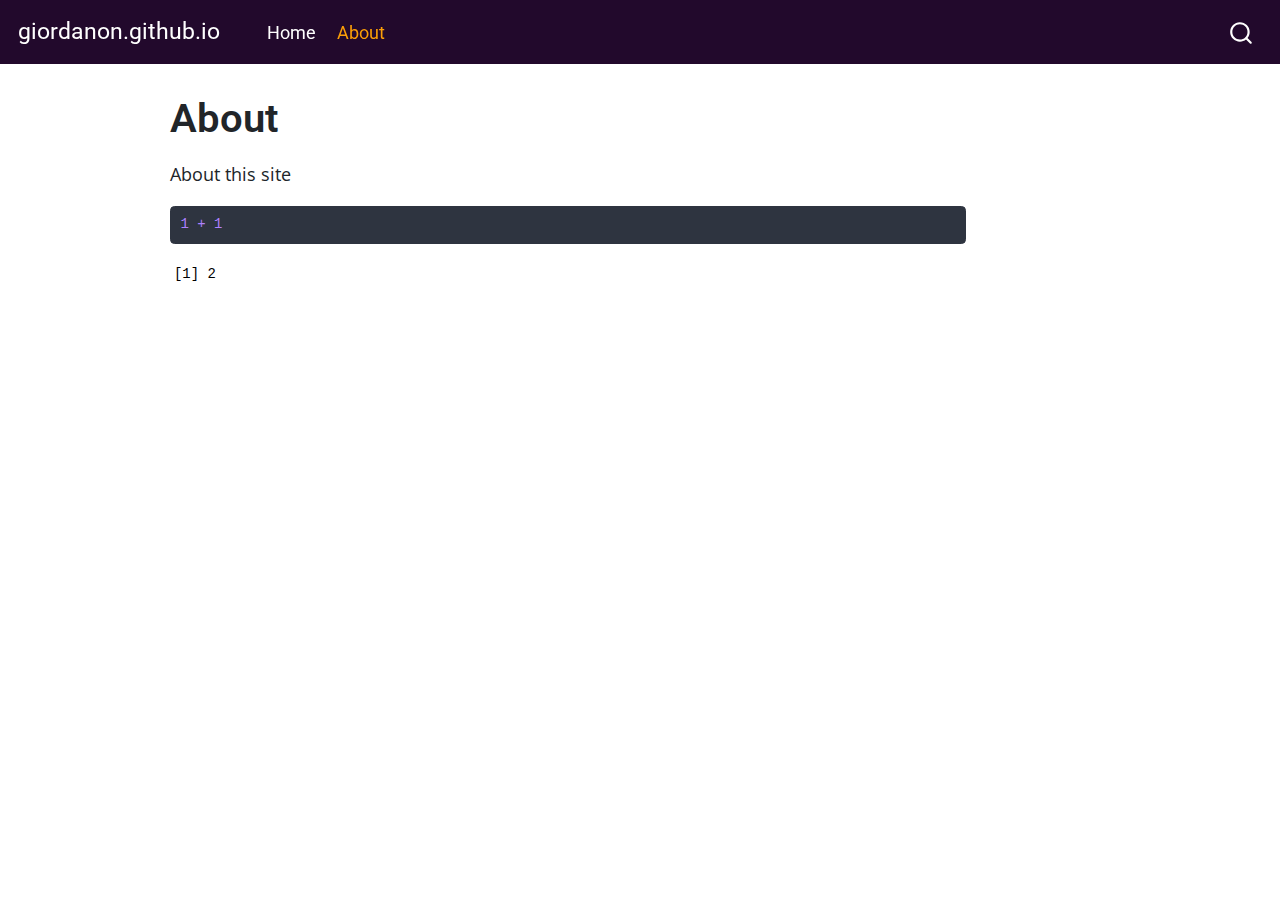
<file: docs/about.html>
<!DOCTYPE html>
<html xmlns="http://www.w3.org/1999/xhtml" lang="en" xml:lang="en"><head>

<meta charset="utf-8">
<meta name="generator" content="quarto-1.2.335">

<meta name="viewport" content="width=device-width, initial-scale=1.0, user-scalable=yes">


<title>giordanon.github.io - About</title>
<style>
code{white-space: pre-wrap;}
span.smallcaps{font-variant: small-caps;}
div.columns{display: flex; gap: min(4vw, 1.5em);}
div.column{flex: auto; overflow-x: auto;}
div.hanging-indent{margin-left: 1.5em; text-indent: -1.5em;}
ul.task-list{list-style: none;}
ul.task-list li input[type="checkbox"] {
  width: 0.8em;
  margin: 0 0.8em 0.2em -1.6em;
  vertical-align: middle;
}
pre > code.sourceCode { white-space: pre; position: relative; }
pre > code.sourceCode > span { display: inline-block; line-height: 1.25; }
pre > code.sourceCode > span:empty { height: 1.2em; }
.sourceCode { overflow: visible; }
code.sourceCode > span { color: inherit; text-decoration: inherit; }
div.sourceCode { margin: 1em 0; }
pre.sourceCode { margin: 0; }
@media screen {
div.sourceCode { overflow: auto; }
}
@media print {
pre > code.sourceCode { white-space: pre-wrap; }
pre > code.sourceCode > span { text-indent: -5em; padding-left: 5em; }
}
pre.numberSource code
  { counter-reset: source-line 0; }
pre.numberSource code > span
  { position: relative; left: -4em; counter-increment: source-line; }
pre.numberSource code > span > a:first-child::before
  { content: counter(source-line);
    position: relative; left: -1em; text-align: right; vertical-align: baseline;
    border: none; display: inline-block;
    -webkit-touch-callout: none; -webkit-user-select: none;
    -khtml-user-select: none; -moz-user-select: none;
    -ms-user-select: none; user-select: none;
    padding: 0 4px; width: 4em;
    color: #aaaaaa;
  }
pre.numberSource { margin-left: 3em; border-left: 1px solid #aaaaaa;  padding-left: 4px; }
div.sourceCode
  {   }
@media screen {
pre > code.sourceCode > span > a:first-child::before { text-decoration: underline; }
}
code span.al { color: #ff0000; font-weight: bold; } /* Alert */
code span.an { color: #60a0b0; font-weight: bold; font-style: italic; } /* Annotation */
code span.at { color: #7d9029; } /* Attribute */
code span.bn { color: #40a070; } /* BaseN */
code span.bu { color: #008000; } /* BuiltIn */
code span.cf { color: #007020; font-weight: bold; } /* ControlFlow */
code span.ch { color: #4070a0; } /* Char */
code span.cn { color: #880000; } /* Constant */
code span.co { color: #60a0b0; font-style: italic; } /* Comment */
code span.cv { color: #60a0b0; font-weight: bold; font-style: italic; } /* CommentVar */
code span.do { color: #ba2121; font-style: italic; } /* Documentation */
code span.dt { color: #902000; } /* DataType */
code span.dv { color: #40a070; } /* DecVal */
code span.er { color: #ff0000; font-weight: bold; } /* Error */
code span.ex { } /* Extension */
code span.fl { color: #40a070; } /* Float */
code span.fu { color: #06287e; } /* Function */
code span.im { color: #008000; font-weight: bold; } /* Import */
code span.in { color: #60a0b0; font-weight: bold; font-style: italic; } /* Information */
code span.kw { color: #007020; font-weight: bold; } /* Keyword */
code span.op { color: #666666; } /* Operator */
code span.ot { color: #007020; } /* Other */
code span.pp { color: #bc7a00; } /* Preprocessor */
code span.sc { color: #4070a0; } /* SpecialChar */
code span.ss { color: #bb6688; } /* SpecialString */
code span.st { color: #4070a0; } /* String */
code span.va { color: #19177c; } /* Variable */
code span.vs { color: #4070a0; } /* VerbatimString */
code span.wa { color: #60a0b0; font-weight: bold; font-style: italic; } /* Warning */
</style>


<script src="site_libs/quarto-nav/quarto-nav.js"></script>
<script src="site_libs/quarto-nav/headroom.min.js"></script>
<script src="site_libs/clipboard/clipboard.min.js"></script>
<script src="site_libs/quarto-search/autocomplete.umd.js"></script>
<script src="site_libs/quarto-search/fuse.min.js"></script>
<script src="site_libs/quarto-search/quarto-search.js"></script>
<meta name="quarto:offset" content="./">
<script src="site_libs/quarto-html/quarto.js"></script>
<script src="site_libs/quarto-html/popper.min.js"></script>
<script src="site_libs/quarto-html/tippy.umd.min.js"></script>
<script src="site_libs/quarto-html/anchor.min.js"></script>
<link href="site_libs/quarto-html/tippy.css" rel="stylesheet">
<link href="site_libs/quarto-html/quarto-syntax-highlighting.css" rel="stylesheet" id="quarto-text-highlighting-styles">
<script src="site_libs/bootstrap/bootstrap.min.js"></script>
<link href="site_libs/bootstrap/bootstrap-icons.css" rel="stylesheet">
<link href="site_libs/bootstrap/bootstrap.min.css" rel="stylesheet" id="quarto-bootstrap" data-mode="light">
<script id="quarto-search-options" type="application/json">{
  "location": "navbar",
  "copy-button": false,
  "collapse-after": 3,
  "panel-placement": "end",
  "type": "overlay",
  "limit": 20,
  "language": {
    "search-no-results-text": "No results",
    "search-matching-documents-text": "matching documents",
    "search-copy-link-title": "Copy link to search",
    "search-hide-matches-text": "Hide additional matches",
    "search-more-match-text": "more match in this document",
    "search-more-matches-text": "more matches in this document",
    "search-clear-button-title": "Clear",
    "search-detached-cancel-button-title": "Cancel",
    "search-submit-button-title": "Submit"
  }
}</script>


<link rel="stylesheet" href="styles.css">
</head>

<body class="nav-fixed">

<div id="quarto-search-results"></div>
  <header id="quarto-header" class="headroom fixed-top">
    <nav class="navbar navbar-expand-lg navbar-dark ">
      <div class="navbar-container container-fluid">
      <div class="navbar-brand-container">
    <a class="navbar-brand" href="./index.html">
    <span class="navbar-title">giordanon.github.io</span>
    </a>
  </div>
          <button class="navbar-toggler" type="button" data-bs-toggle="collapse" data-bs-target="#navbarCollapse" aria-controls="navbarCollapse" aria-expanded="false" aria-label="Toggle navigation" onclick="if (window.quartoToggleHeadroom) { window.quartoToggleHeadroom(); }">
  <span class="navbar-toggler-icon"></span>
</button>
          <div class="collapse navbar-collapse" id="navbarCollapse">
            <ul class="navbar-nav navbar-nav-scroll me-auto">
  <li class="nav-item">
    <a class="nav-link" href="./index.html">
 <span class="menu-text">Home</span></a>
  </li>  
  <li class="nav-item">
    <a class="nav-link active" href="./about.html" aria-current="page">
 <span class="menu-text">About</span></a>
  </li>  
</ul>
              <div id="quarto-search" class="" title="Search"></div>
          </div> <!-- /navcollapse -->
      </div> <!-- /container-fluid -->
    </nav>
</header>
<!-- content -->
<div id="quarto-content" class="quarto-container page-columns page-rows-contents page-layout-article page-navbar">
<!-- sidebar -->
<!-- margin-sidebar -->
    <div id="quarto-margin-sidebar" class="sidebar margin-sidebar">
        
    </div>
<!-- main -->
<main class="content" id="quarto-document-content">

<header id="title-block-header" class="quarto-title-block default">
<div class="quarto-title">
<h1 class="title">About</h1>
</div>



<div class="quarto-title-meta">

    
  
    
  </div>
  

</header>

<p>About this site</p>
<div class="cell">
<div class="sourceCode cell-code" id="cb1"><pre class="sourceCode r code-with-copy"><code class="sourceCode r"><span id="cb1-1"><a href="#cb1-1" aria-hidden="true" tabindex="-1"></a><span class="dv">1</span> <span class="sc">+</span> <span class="dv">1</span></span></code><button title="Copy to Clipboard" class="code-copy-button"><i class="bi"></i></button></pre></div>
<div class="cell-output cell-output-stdout">
<pre><code>[1] 2</code></pre>
</div>
</div>



</main> <!-- /main -->
<script id="quarto-html-after-body" type="application/javascript">
window.document.addEventListener("DOMContentLoaded", function (event) {
  const toggleBodyColorMode = (bsSheetEl) => {
    const mode = bsSheetEl.getAttribute("data-mode");
    const bodyEl = window.document.querySelector("body");
    if (mode === "dark") {
      bodyEl.classList.add("quarto-dark");
      bodyEl.classList.remove("quarto-light");
    } else {
      bodyEl.classList.add("quarto-light");
      bodyEl.classList.remove("quarto-dark");
    }
  }
  const toggleBodyColorPrimary = () => {
    const bsSheetEl = window.document.querySelector("link#quarto-bootstrap");
    if (bsSheetEl) {
      toggleBodyColorMode(bsSheetEl);
    }
  }
  toggleBodyColorPrimary();  
  const icon = "";
  const anchorJS = new window.AnchorJS();
  anchorJS.options = {
    placement: 'right',
    icon: icon
  };
  anchorJS.add('.anchored');
  const clipboard = new window.ClipboardJS('.code-copy-button', {
    target: function(trigger) {
      return trigger.previousElementSibling;
    }
  });
  clipboard.on('success', function(e) {
    // button target
    const button = e.trigger;
    // don't keep focus
    button.blur();
    // flash "checked"
    button.classList.add('code-copy-button-checked');
    var currentTitle = button.getAttribute("title");
    button.setAttribute("title", "Copied!");
    let tooltip;
    if (window.bootstrap) {
      button.setAttribute("data-bs-toggle", "tooltip");
      button.setAttribute("data-bs-placement", "left");
      button.setAttribute("data-bs-title", "Copied!");
      tooltip = new bootstrap.Tooltip(button, 
        { trigger: "manual", 
          customClass: "code-copy-button-tooltip",
          offset: [0, -8]});
      tooltip.show();    
    }
    setTimeout(function() {
      if (tooltip) {
        tooltip.hide();
        button.removeAttribute("data-bs-title");
        button.removeAttribute("data-bs-toggle");
        button.removeAttribute("data-bs-placement");
      }
      button.setAttribute("title", currentTitle);
      button.classList.remove('code-copy-button-checked');
    }, 1000);
    // clear code selection
    e.clearSelection();
  });
  function tippyHover(el, contentFn) {
    const config = {
      allowHTML: true,
      content: contentFn,
      maxWidth: 500,
      delay: 100,
      arrow: false,
      appendTo: function(el) {
          return el.parentElement;
      },
      interactive: true,
      interactiveBorder: 10,
      theme: 'quarto',
      placement: 'bottom-start'
    };
    window.tippy(el, config); 
  }
  const noterefs = window.document.querySelectorAll('a[role="doc-noteref"]');
  for (var i=0; i<noterefs.length; i++) {
    const ref = noterefs[i];
    tippyHover(ref, function() {
      // use id or data attribute instead here
      let href = ref.getAttribute('data-footnote-href') || ref.getAttribute('href');
      try { href = new URL(href).hash; } catch {}
      const id = href.replace(/^#\/?/, "");
      const note = window.document.getElementById(id);
      return note.innerHTML;
    });
  }
  const findCites = (el) => {
    const parentEl = el.parentElement;
    if (parentEl) {
      const cites = parentEl.dataset.cites;
      if (cites) {
        return {
          el,
          cites: cites.split(' ')
        };
      } else {
        return findCites(el.parentElement)
      }
    } else {
      return undefined;
    }
  };
  var bibliorefs = window.document.querySelectorAll('a[role="doc-biblioref"]');
  for (var i=0; i<bibliorefs.length; i++) {
    const ref = bibliorefs[i];
    const citeInfo = findCites(ref);
    if (citeInfo) {
      tippyHover(citeInfo.el, function() {
        var popup = window.document.createElement('div');
        citeInfo.cites.forEach(function(cite) {
          var citeDiv = window.document.createElement('div');
          citeDiv.classList.add('hanging-indent');
          citeDiv.classList.add('csl-entry');
          var biblioDiv = window.document.getElementById('ref-' + cite);
          if (biblioDiv) {
            citeDiv.innerHTML = biblioDiv.innerHTML;
          }
          popup.appendChild(citeDiv);
        });
        return popup.innerHTML;
      });
    }
  }
});
</script>
</div> <!-- /content -->



</body></html>
</file>
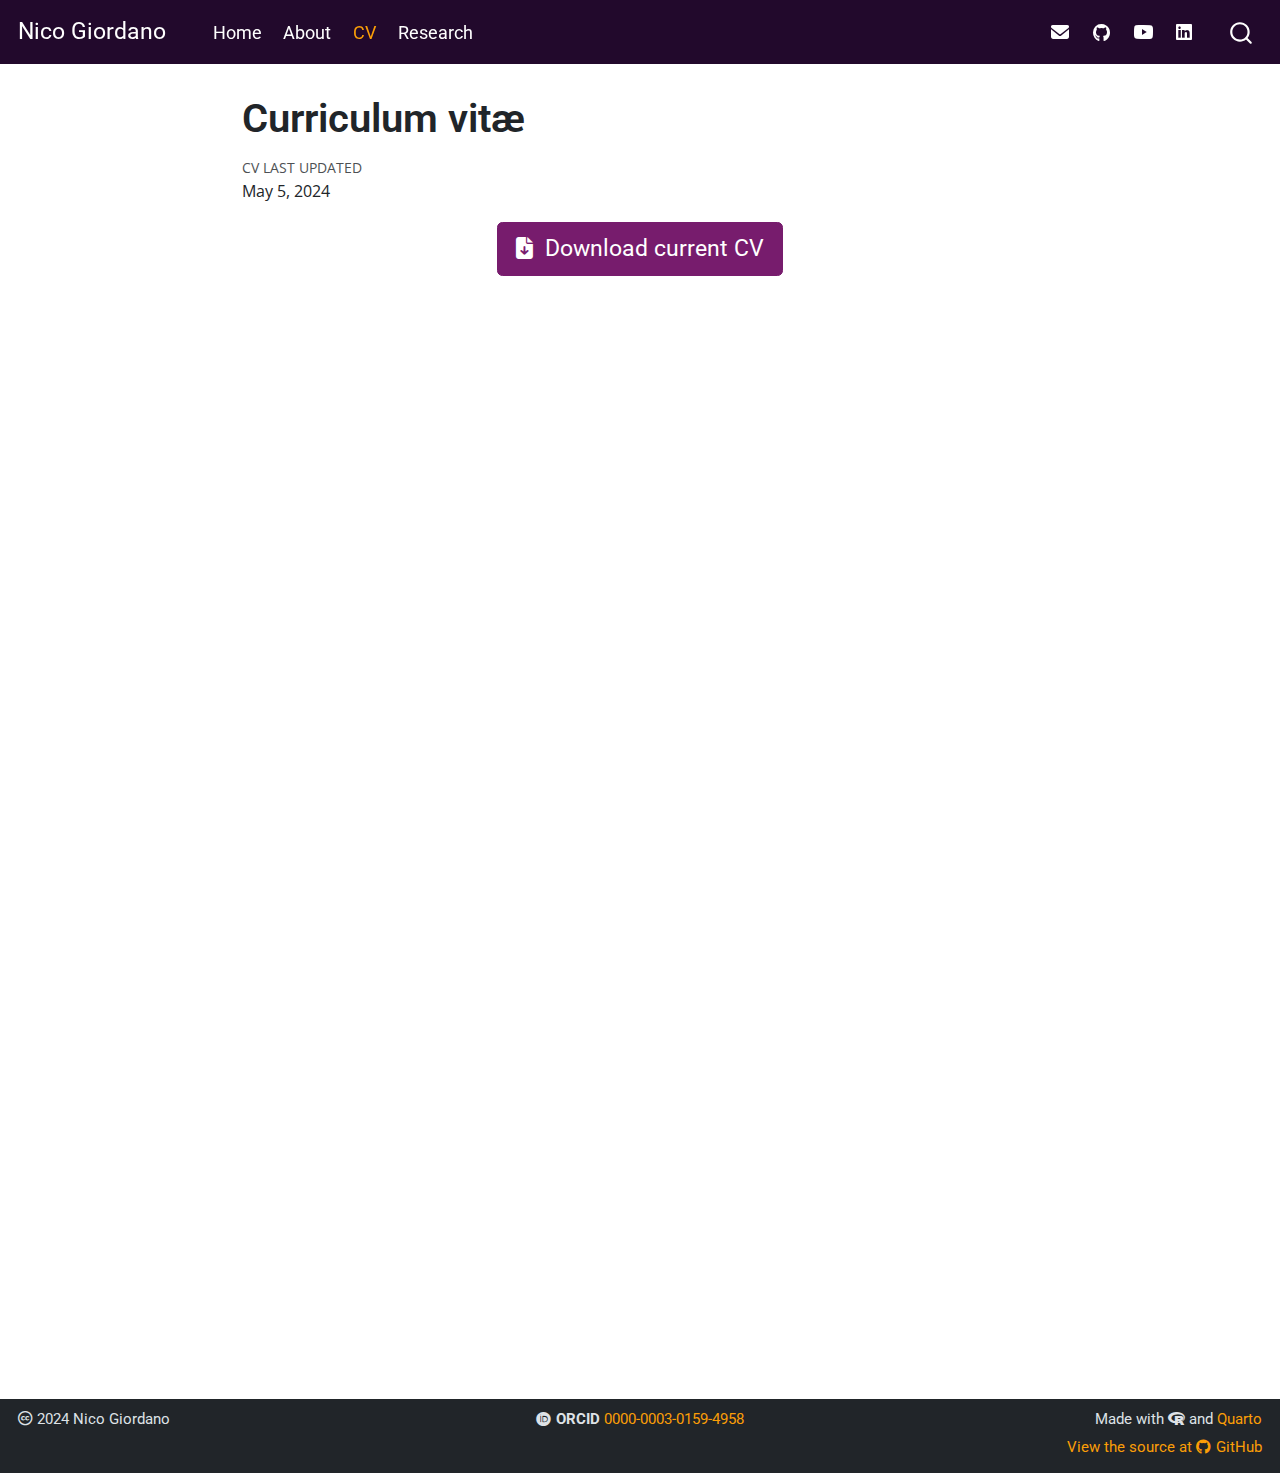
<file: docs/cv.html>
<!DOCTYPE html>
<html xmlns="http://www.w3.org/1999/xhtml" lang="en" xml:lang="en"><head>
<meta http-equiv="Content-Type" content="text/html; charset=UTF-8">
<meta charset="utf-8">
<meta name="generator" content="quarto-1.2.335">
<meta name="viewport" content="width=device-width, initial-scale=1.0, user-scalable=yes">
<meta name="dcterms.date" content="2024-05-05">
<meta name="description" content="Nico Giordano’s CV">
<title>Nico Giordano - Curriculum vitæ</title>
<style>
code{white-space: pre-wrap;}
span.smallcaps{font-variant: small-caps;}
div.columns{display: flex; gap: min(4vw, 1.5em);}
div.column{flex: auto; overflow-x: auto;}
div.hanging-indent{margin-left: 1.5em; text-indent: -1.5em;}
ul.task-list{list-style: none;}
ul.task-list li input[type="checkbox"] {
  width: 0.8em;
  margin: 0 0.8em 0.2em -1.6em;
  vertical-align: middle;
}
</style>

<script src="site_libs/quarto-nav/quarto-nav.js"></script>
<script src="site_libs/clipboard/clipboard.min.js"></script>
<script src="site_libs/quarto-search/autocomplete.umd.js"></script>
<script src="site_libs/quarto-search/fuse.min.js"></script>
<script src="site_libs/quarto-search/quarto-search.js"></script>
<meta name="quarto:offset" content="./">
<script src="site_libs/quarto-html/quarto.js"></script>
<script src="site_libs/quarto-html/popper.min.js"></script>
<script src="site_libs/quarto-html/tippy.umd.min.js"></script>
<script src="site_libs/quarto-html/anchor.min.js"></script>
<link href="site_libs/quarto-html/tippy.css" rel="stylesheet">
<link href="site_libs/quarto-html/quarto-syntax-highlighting.css" rel="stylesheet" id="quarto-text-highlighting-styles">
<script src="site_libs/bootstrap/bootstrap.min.js"></script>
<link href="site_libs/bootstrap/bootstrap-icons.css" rel="stylesheet">
<link href="site_libs/bootstrap/bootstrap.min.css" rel="stylesheet" id="quarto-bootstrap" data-mode="light">
<link href="site_libs/quarto-contrib/fontawesome6-0.1.0/all.css" rel="stylesheet">
<link href="site_libs/quarto-contrib/fontawesome6-0.1.0/latex-fontsize.css" rel="stylesheet"><script id="quarto-search-options" type="application/json">{
  "location": "navbar",
  "copy-button": false,
  "collapse-after": 3,
  "panel-placement": "end",
  "type": "overlay",
  "limit": 20,
  "language": {
    "search-no-results-text": "No results",
    "search-matching-documents-text": "matching documents",
    "search-copy-link-title": "Copy link to search",
    "search-hide-matches-text": "Hide additional matches",
    "search-more-match-text": "more match in this document",
    "search-more-matches-text": "more matches in this document",
    "search-clear-button-title": "Clear",
    "search-detached-cancel-button-title": "Cancel",
    "search-submit-button-title": "Submit"
  }
}</script>
</head>
<body class="nav-fixed fullcontent">

<div id="quarto-search-results"></div>
  <header id="quarto-header" class="headroom fixed-top"><nav class="navbar navbar-expand-lg navbar-dark "><div class="navbar-container container-fluid">
      <div class="navbar-brand-container">
    <a class="navbar-brand" href="./index.html">
    <span class="navbar-title">Nico Giordano</span>
    </a>
  </div>
          <button class="navbar-toggler" type="button" data-bs-toggle="collapse" data-bs-target="#navbarCollapse" aria-controls="navbarCollapse" aria-expanded="false" aria-label="Toggle navigation" onclick="if (window.quartoToggleHeadroom) { window.quartoToggleHeadroom(); }">
  <span class="navbar-toggler-icon"></span>
</button>
          <div class="collapse navbar-collapse" id="navbarCollapse">
            <ul class="navbar-nav navbar-nav-scroll me-auto">
<li class="nav-item">
    <a class="nav-link" href="./index.html">
 <span class="menu-text">Home</span></a>
  </li>  
  <li class="nav-item">
    <a class="nav-link" href="./about.html">
 <span class="menu-text">About</span></a>
  </li>  
  <li class="nav-item">
    <a class="nav-link active" href="./cv.html" aria-current="page">
 <span class="menu-text">CV</span></a>
  </li>  
  <li class="nav-item">
    <a class="nav-link" href="./research/research.html">
 <span class="menu-text">Research</span></a>
  </li>  
</ul>
<ul class="navbar-nav navbar-nav-scroll ms-auto">
<li class="nav-item">
    <a class="nav-link" href="mailto:ngiordano@ksu.edu">
 <span class="menu-text"><i class="fa-solid fa-envelope" title="E-mail" aria-label="envelope"></i></span></a>
  </li>  
  <li class="nav-item">
    <a class="nav-link" href="https://github.com/giordanon">
 <span class="menu-text"><i class="fa-brands fa-github fa-1.1em" title="GitHub" aria-label="github"></i></span></a>
  </li>  
  <li class="nav-item">
    <a class="nav-link" href="https://www.youtube.com/@nicolasgiordano3910/videos">
 <span class="menu-text"><i class="fa-brands fa-youtube fa-1.1em" title="YouTube" aria-label="youtube"></i></span></a>
  </li>  
  <li class="nav-item">
    <a class="nav-link" href="https://www.linkedin.com/in/giordanon/">
 <span class="menu-text"><i class="fa-brands fa-linkedin fa-1.1em" title="LinkedIn" aria-label="linkedin"></i></span></a>
  </li>  
</ul>
<div id="quarto-search" class="" title="Search"></div>
          </div> <!-- /navcollapse -->
      </div> <!-- /container-fluid -->
    </nav></header><!-- content --><div id="quarto-content" class="quarto-container page-columns page-rows-contents page-layout-article page-navbar">
<!-- sidebar -->
<!-- margin-sidebar -->
    
<!-- main -->
<main class="content" id="quarto-document-content"><header id="title-block-header" class="quarto-title-block default"><div class="quarto-title">
<h1 class="title">Curriculum vitæ</h1>
</div>

<div>
  <div class="description">
    Nico Giordano’s CV
  </div>
</div>


<div class="quarto-title-meta">

    
    <div>
    <div class="quarto-title-meta-heading">CV last updated</div>
    <div class="quarto-title-meta-contents">
      <p class="date">May 5, 2024</p>
    </div>
  </div>
  
    
  </div>
  

</header><div class="cell">
<style type="text/css">
#title-block-header .description {
    display: none;
}
</style>
</div>
<div class="cell">
<style type="text/css">
.embed-container {
    position: relative;
    padding-bottom: 129%;
    height: 0;
    overflow: hidden;
    max-width: 100%;
}

.embed-container iframe,
.embed-container object,
.embed-container embed {
    position: absolute;
    top: 0;
    left: 0;
    width: 100%;
    height: 100%;
}
</style>
</div>
<p class="text-center">
  <a class="btn btn-primary btn-lg cv-download" href="CV_Nicolas_Giordano_05052024.pdf" target="_blank">
    <i class="fa-solid fa-file-arrow-down"></i> Download current CV
  </a>
</p>

<div class="embed-container">
  <iframe src="CV_Nicolas_Giordano_05052024.pdf" style="border: 0.5px"></iframe>
</div>



</main><!-- /main --><script id="quarto-html-after-body" type="application/javascript">
window.document.addEventListener("DOMContentLoaded", function (event) {
  const toggleBodyColorMode = (bsSheetEl) => {
    const mode = bsSheetEl.getAttribute("data-mode");
    const bodyEl = window.document.querySelector("body");
    if (mode === "dark") {
      bodyEl.classList.add("quarto-dark");
      bodyEl.classList.remove("quarto-light");
    } else {
      bodyEl.classList.add("quarto-light");
      bodyEl.classList.remove("quarto-dark");
    }
  }
  const toggleBodyColorPrimary = () => {
    const bsSheetEl = window.document.querySelector("link#quarto-bootstrap");
    if (bsSheetEl) {
      toggleBodyColorMode(bsSheetEl);
    }
  }
  toggleBodyColorPrimary();  
  const icon = "";
  const anchorJS = new window.AnchorJS();
  anchorJS.options = {
    placement: 'right',
    icon: icon
  };
  anchorJS.add('.anchored');
  const clipboard = new window.ClipboardJS('.code-copy-button', {
    target: function(trigger) {
      return trigger.previousElementSibling;
    }
  });
  clipboard.on('success', function(e) {
    // button target
    const button = e.trigger;
    // don't keep focus
    button.blur();
    // flash "checked"
    button.classList.add('code-copy-button-checked');
    var currentTitle = button.getAttribute("title");
    button.setAttribute("title", "Copied!");
    let tooltip;
    if (window.bootstrap) {
      button.setAttribute("data-bs-toggle", "tooltip");
      button.setAttribute("data-bs-placement", "left");
      button.setAttribute("data-bs-title", "Copied!");
      tooltip = new bootstrap.Tooltip(button, 
        { trigger: "manual", 
          customClass: "code-copy-button-tooltip",
          offset: [0, -8]});
      tooltip.show();    
    }
    setTimeout(function() {
      if (tooltip) {
        tooltip.hide();
        button.removeAttribute("data-bs-title");
        button.removeAttribute("data-bs-toggle");
        button.removeAttribute("data-bs-placement");
      }
      button.setAttribute("title", currentTitle);
      button.classList.remove('code-copy-button-checked');
    }, 1000);
    // clear code selection
    e.clearSelection();
  });
  function tippyHover(el, contentFn) {
    const config = {
      allowHTML: true,
      content: contentFn,
      maxWidth: 500,
      delay: 100,
      arrow: false,
      appendTo: function(el) {
          return el.parentElement;
      },
      interactive: true,
      interactiveBorder: 10,
      theme: 'quarto',
      placement: 'bottom-start'
    };
    window.tippy(el, config); 
  }
  const noterefs = window.document.querySelectorAll('a[role="doc-noteref"]');
  for (var i=0; i<noterefs.length; i++) {
    const ref = noterefs[i];
    tippyHover(ref, function() {
      // use id or data attribute instead here
      let href = ref.getAttribute('data-footnote-href') || ref.getAttribute('href');
      try { href = new URL(href).hash; } catch {}
      const id = href.replace(/^#\/?/, "");
      const note = window.document.getElementById(id);
      return note.innerHTML;
    });
  }
  const findCites = (el) => {
    const parentEl = el.parentElement;
    if (parentEl) {
      const cites = parentEl.dataset.cites;
      if (cites) {
        return {
          el,
          cites: cites.split(' ')
        };
      } else {
        return findCites(el.parentElement)
      }
    } else {
      return undefined;
    }
  };
  var bibliorefs = window.document.querySelectorAll('a[role="doc-biblioref"]');
  for (var i=0; i<bibliorefs.length; i++) {
    const ref = bibliorefs[i];
    const citeInfo = findCites(ref);
    if (citeInfo) {
      tippyHover(citeInfo.el, function() {
        var popup = window.document.createElement('div');
        citeInfo.cites.forEach(function(cite) {
          var citeDiv = window.document.createElement('div');
          citeDiv.classList.add('hanging-indent');
          citeDiv.classList.add('csl-entry');
          var biblioDiv = window.document.getElementById('ref-' + cite);
          if (biblioDiv) {
            citeDiv.innerHTML = biblioDiv.innerHTML;
          }
          popup.appendChild(citeDiv);
        });
        return popup.innerHTML;
      });
    }
  }
});
</script>
</div> <!-- /content -->
<footer class="footer"><div class="nav-footer">
    <div class="nav-footer-left"><span class="faux-block"><i class="fa-brands fa-creative-commons" aria-label="creative-commons"></i> 2024 Nico Giordano</span></div>   
      <div class="nav-footer-center"><span class="faux-block"><i class="fa-brands fa-orcid" aria-label="orcid"></i> <strong>ORCID</strong> <a href="https://orcid.org/0000-0003-0159-4958">0000-0003-0159-4958</a></span></div>
    <div class="nav-footer-right"><span class="faux-block">Made with <i class="fa-brands fa-r-project" aria-label="r-project"></i> and <a href="https://quarto.org/">Quarto</a></span> <span class="faux-block"><a href="https://github.com/giordanon">View the source at <i class="fa-brands fa-github" aria-label="github"></i> GitHub</a></span></div>
  </div>
</footer>


</body></html>
</file>
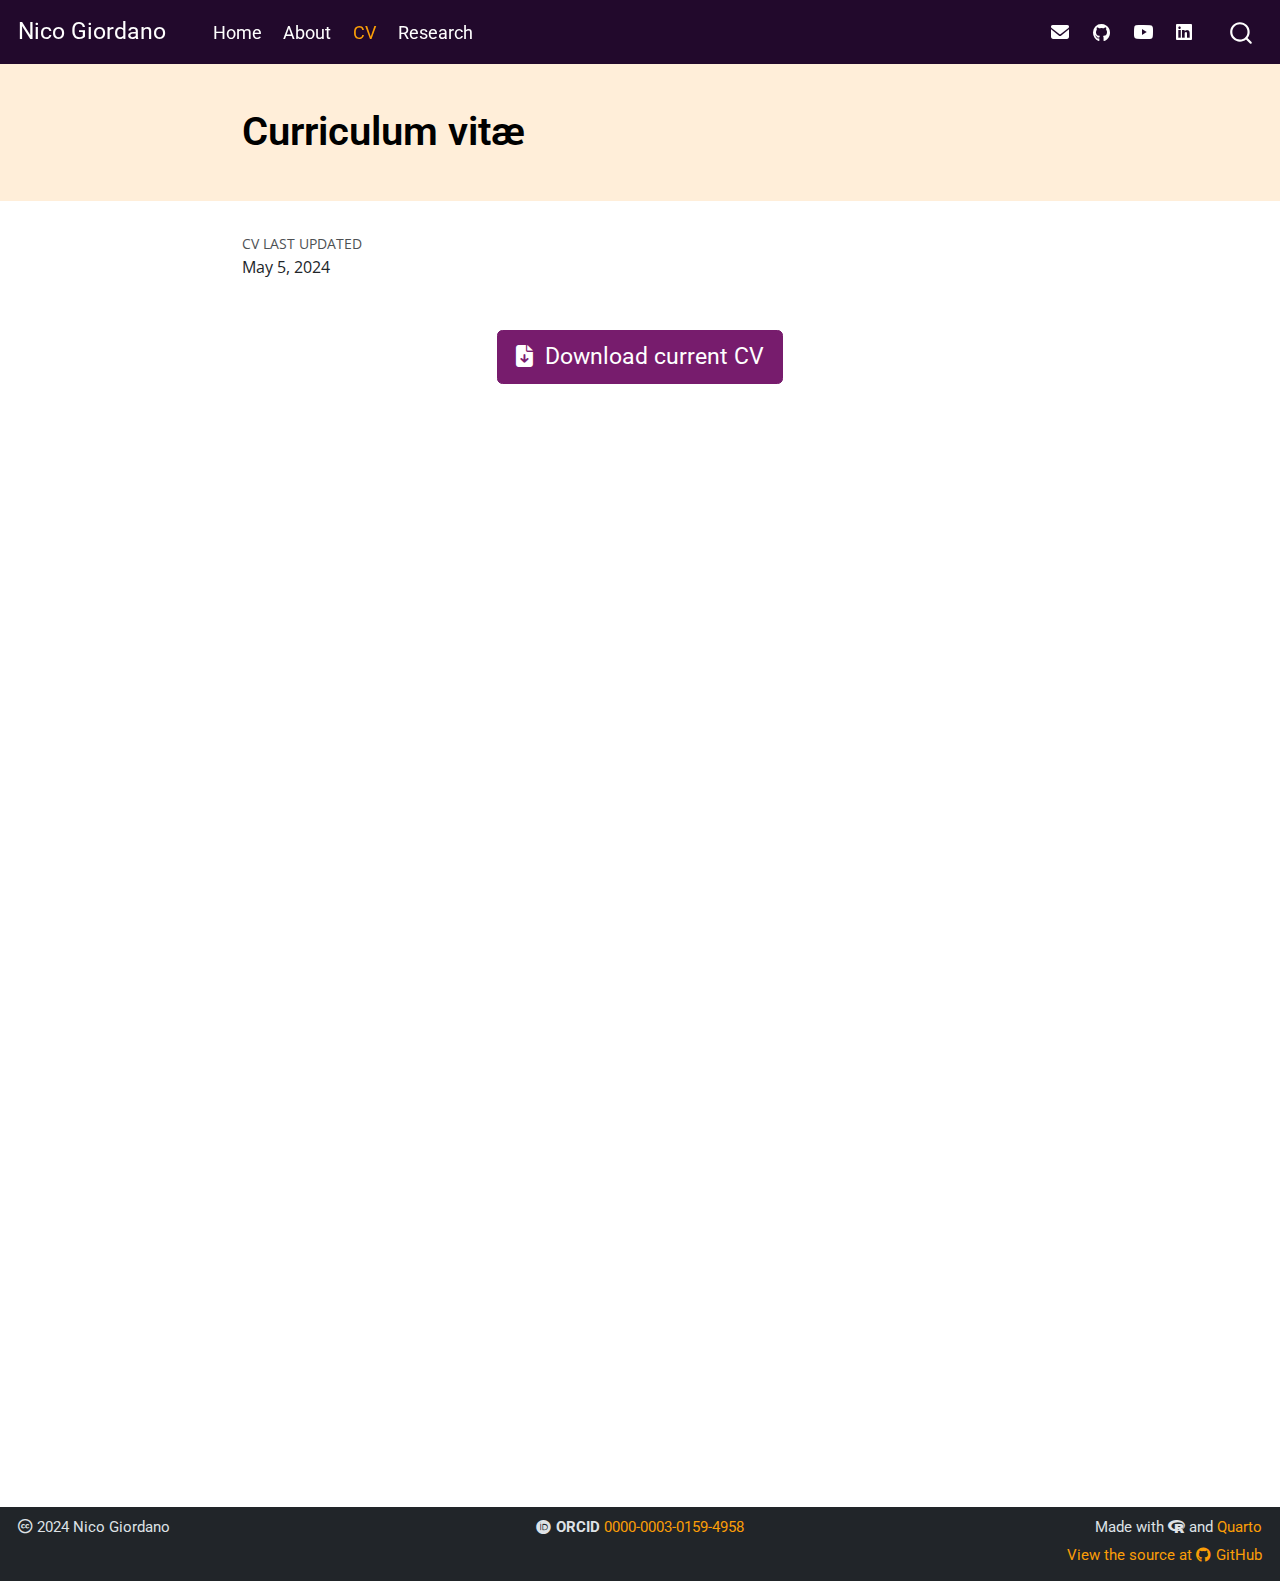
<file: docs/cv_index.html>
<!DOCTYPE html>
<html xmlns="http://www.w3.org/1999/xhtml" lang="en" xml:lang="en"><head>
<meta http-equiv="Content-Type" content="text/html; charset=UTF-8">
<meta charset="utf-8">
<meta name="generator" content="quarto-1.2.335">
<meta name="viewport" content="width=device-width, initial-scale=1.0, user-scalable=yes">
<meta name="dcterms.date" content="2024-05-05">
<meta name="description" content="Nico Giordano’s CV">
<title>Nico Giordano - Curriculum vitæ</title>
<style>
code{white-space: pre-wrap;}
span.smallcaps{font-variant: small-caps;}
div.columns{display: flex; gap: min(4vw, 1.5em);}
div.column{flex: auto; overflow-x: auto;}
div.hanging-indent{margin-left: 1.5em; text-indent: -1.5em;}
ul.task-list{list-style: none;}
ul.task-list li input[type="checkbox"] {
  width: 0.8em;
  margin: 0 0.8em 0.2em -1.6em;
  vertical-align: middle;
}
</style>

<script src="site_libs/quarto-nav/quarto-nav.js"></script>
<script src="site_libs/clipboard/clipboard.min.js"></script>
<script src="site_libs/quarto-search/autocomplete.umd.js"></script>
<script src="site_libs/quarto-search/fuse.min.js"></script>
<script src="site_libs/quarto-search/quarto-search.js"></script>
<meta name="quarto:offset" content="./">
<script src="site_libs/quarto-html/quarto.js"></script>
<script src="site_libs/quarto-html/popper.min.js"></script>
<script src="site_libs/quarto-html/tippy.umd.min.js"></script>
<script src="site_libs/quarto-html/anchor.min.js"></script>
<link href="site_libs/quarto-html/tippy.css" rel="stylesheet">
<link href="site_libs/quarto-html/quarto-syntax-highlighting.css" rel="stylesheet" id="quarto-text-highlighting-styles">
<script src="site_libs/bootstrap/bootstrap.min.js"></script>
<link href="site_libs/bootstrap/bootstrap-icons.css" rel="stylesheet">
<link href="site_libs/bootstrap/bootstrap.min.css" rel="stylesheet" id="quarto-bootstrap" data-mode="light">
<link href="site_libs/quarto-contrib/fontawesome6-0.1.0/all.css" rel="stylesheet">
<link href="site_libs/quarto-contrib/fontawesome6-0.1.0/latex-fontsize.css" rel="stylesheet"><script id="quarto-search-options" type="application/json">{
  "location": "navbar",
  "copy-button": false,
  "collapse-after": 3,
  "panel-placement": "end",
  "type": "overlay",
  "limit": 20,
  "language": {
    "search-no-results-text": "No results",
    "search-matching-documents-text": "matching documents",
    "search-copy-link-title": "Copy link to search",
    "search-hide-matches-text": "Hide additional matches",
    "search-more-match-text": "more match in this document",
    "search-more-matches-text": "more matches in this document",
    "search-clear-button-title": "Clear",
    "search-detached-cancel-button-title": "Cancel",
    "search-submit-button-title": "Submit"
  }
}</script><style>
    .quarto-title-block .quarto-title-banner {
      background: #FFEED9;
    }
    </style>
</head>
<body class="nav-fixed fullcontent">

<div id="quarto-search-results"></div>
  <header id="quarto-header" class="headroom fixed-top"><nav class="navbar navbar-expand-lg navbar-dark "><div class="navbar-container container-fluid">
      <div class="navbar-brand-container">
    <a class="navbar-brand" href="./index.html">
    <span class="navbar-title">Nico Giordano</span>
    </a>
  </div>
          <button class="navbar-toggler" type="button" data-bs-toggle="collapse" data-bs-target="#navbarCollapse" aria-controls="navbarCollapse" aria-expanded="false" aria-label="Toggle navigation" onclick="if (window.quartoToggleHeadroom) { window.quartoToggleHeadroom(); }">
  <span class="navbar-toggler-icon"></span>
</button>
          <div class="collapse navbar-collapse" id="navbarCollapse">
            <ul class="navbar-nav navbar-nav-scroll me-auto">
<li class="nav-item">
    <a class="nav-link" href="./index.html">
 <span class="menu-text">Home</span></a>
  </li>  
  <li class="nav-item">
    <a class="nav-link" href="./about.html">
 <span class="menu-text">About</span></a>
  </li>  
  <li class="nav-item">
    <a class="nav-link active" href="./cv_index.html" aria-current="page">
 <span class="menu-text">CV</span></a>
  </li>  
  <li class="nav-item">
    <a class="nav-link" href="./research.html">
 <span class="menu-text">Research</span></a>
  </li>  
</ul>
<ul class="navbar-nav navbar-nav-scroll ms-auto">
<li class="nav-item">
    <a class="nav-link" href="mailto:ngiordano@ksu.edu">
 <span class="menu-text"><i class="fa-solid fa-envelope" title="E-mail" aria-label="envelope"></i></span></a>
  </li>  
  <li class="nav-item">
    <a class="nav-link" href="https://github.com/giordanon">
 <span class="menu-text"><i class="fa-brands fa-github fa-1.1em" title="GitHub" aria-label="github"></i></span></a>
  </li>  
  <li class="nav-item">
    <a class="nav-link" href="https://www.youtube.com/@nicolasgiordano3910/videos">
 <span class="menu-text"><i class="fa-brands fa-youtube fa-1.1em" title="YouTube" aria-label="youtube"></i></span></a>
  </li>  
  <li class="nav-item">
    <a class="nav-link" href="https://www.linkedin.com/in/giordanon/">
 <span class="menu-text"><i class="fa-brands fa-linkedin fa-1.1em" title="LinkedIn" aria-label="linkedin"></i></span></a>
  </li>  
</ul>
<div id="quarto-search" class="" title="Search"></div>
          </div> <!-- /navcollapse -->
      </div> <!-- /container-fluid -->
    </nav></header><!-- content --><header id="title-block-header" class="quarto-title-block default page-columns page-full"><div class="quarto-title-banner page-columns page-full">
    <div class="quarto-title column-body">
      <h1 class="title">Curriculum vitæ</h1>
                  <div>
        <div class="description">
          Nico Giordano’s CV
        </div>
      </div>
                </div>
  </div>
    
  
  <div class="quarto-title-meta">

      
      <div>
      <div class="quarto-title-meta-heading">CV last updated</div>
      <div class="quarto-title-meta-contents">
        <p class="date">May 5, 2024</p>
      </div>
    </div>
    
      
    </div>
    
  
  </header><div id="quarto-content" class="quarto-container page-columns page-rows-contents page-layout-article page-navbar">
<!-- sidebar -->
<!-- margin-sidebar -->
    
<!-- main -->
<main class="content quarto-banner-title-block" id="quarto-document-content"><div class="cell">
<style type="text/css">
#title-block-header .description {
    display: none;
}
</style>
</div>
<div class="cell">
<style type="text/css">
.embed-container {
    position: relative;
    padding-bottom: 129%;
    height: 0;
    overflow: hidden;
    max-width: 100%;
}

.embed-container iframe,
.embed-container object,
.embed-container embed {
    position: absolute;
    top: 0;
    left: 0;
    width: 100%;
    height: 100%;
}
</style>
</div>
<p class="text-center">
  <a class="btn btn-primary btn-lg cv-download" href="05-05-2024-CV-Nicolas-Giordano.pdf" target="_blank">
    <i class="fa-solid fa-file-arrow-down"></i> Download current CV
  </a>
</p>

<div class="embed-container">
  <iframe src="05-05-2024-CV-Nicolas-Giordano.pdf" style="border: 0.5px"></iframe>
</div>



</main><!-- /main --><script id="quarto-html-after-body" type="application/javascript">
window.document.addEventListener("DOMContentLoaded", function (event) {
  const toggleBodyColorMode = (bsSheetEl) => {
    const mode = bsSheetEl.getAttribute("data-mode");
    const bodyEl = window.document.querySelector("body");
    if (mode === "dark") {
      bodyEl.classList.add("quarto-dark");
      bodyEl.classList.remove("quarto-light");
    } else {
      bodyEl.classList.add("quarto-light");
      bodyEl.classList.remove("quarto-dark");
    }
  }
  const toggleBodyColorPrimary = () => {
    const bsSheetEl = window.document.querySelector("link#quarto-bootstrap");
    if (bsSheetEl) {
      toggleBodyColorMode(bsSheetEl);
    }
  }
  toggleBodyColorPrimary();  
  const icon = "";
  const anchorJS = new window.AnchorJS();
  anchorJS.options = {
    placement: 'right',
    icon: icon
  };
  anchorJS.add('.anchored');
  const clipboard = new window.ClipboardJS('.code-copy-button', {
    target: function(trigger) {
      return trigger.previousElementSibling;
    }
  });
  clipboard.on('success', function(e) {
    // button target
    const button = e.trigger;
    // don't keep focus
    button.blur();
    // flash "checked"
    button.classList.add('code-copy-button-checked');
    var currentTitle = button.getAttribute("title");
    button.setAttribute("title", "Copied!");
    let tooltip;
    if (window.bootstrap) {
      button.setAttribute("data-bs-toggle", "tooltip");
      button.setAttribute("data-bs-placement", "left");
      button.setAttribute("data-bs-title", "Copied!");
      tooltip = new bootstrap.Tooltip(button, 
        { trigger: "manual", 
          customClass: "code-copy-button-tooltip",
          offset: [0, -8]});
      tooltip.show();    
    }
    setTimeout(function() {
      if (tooltip) {
        tooltip.hide();
        button.removeAttribute("data-bs-title");
        button.removeAttribute("data-bs-toggle");
        button.removeAttribute("data-bs-placement");
      }
      button.setAttribute("title", currentTitle);
      button.classList.remove('code-copy-button-checked');
    }, 1000);
    // clear code selection
    e.clearSelection();
  });
  function tippyHover(el, contentFn) {
    const config = {
      allowHTML: true,
      content: contentFn,
      maxWidth: 500,
      delay: 100,
      arrow: false,
      appendTo: function(el) {
          return el.parentElement;
      },
      interactive: true,
      interactiveBorder: 10,
      theme: 'quarto',
      placement: 'bottom-start'
    };
    window.tippy(el, config); 
  }
  const noterefs = window.document.querySelectorAll('a[role="doc-noteref"]');
  for (var i=0; i<noterefs.length; i++) {
    const ref = noterefs[i];
    tippyHover(ref, function() {
      // use id or data attribute instead here
      let href = ref.getAttribute('data-footnote-href') || ref.getAttribute('href');
      try { href = new URL(href).hash; } catch {}
      const id = href.replace(/^#\/?/, "");
      const note = window.document.getElementById(id);
      return note.innerHTML;
    });
  }
  const findCites = (el) => {
    const parentEl = el.parentElement;
    if (parentEl) {
      const cites = parentEl.dataset.cites;
      if (cites) {
        return {
          el,
          cites: cites.split(' ')
        };
      } else {
        return findCites(el.parentElement)
      }
    } else {
      return undefined;
    }
  };
  var bibliorefs = window.document.querySelectorAll('a[role="doc-biblioref"]');
  for (var i=0; i<bibliorefs.length; i++) {
    const ref = bibliorefs[i];
    const citeInfo = findCites(ref);
    if (citeInfo) {
      tippyHover(citeInfo.el, function() {
        var popup = window.document.createElement('div');
        citeInfo.cites.forEach(function(cite) {
          var citeDiv = window.document.createElement('div');
          citeDiv.classList.add('hanging-indent');
          citeDiv.classList.add('csl-entry');
          var biblioDiv = window.document.getElementById('ref-' + cite);
          if (biblioDiv) {
            citeDiv.innerHTML = biblioDiv.innerHTML;
          }
          popup.appendChild(citeDiv);
        });
        return popup.innerHTML;
      });
    }
  }
});
</script>
</div> <!-- /content -->
<footer class="footer"><div class="nav-footer">
    <div class="nav-footer-left"><span class="faux-block"><i class="fa-brands fa-creative-commons" aria-label="creative-commons"></i> 2024 Nico Giordano</span></div>   
      <div class="nav-footer-center"><span class="faux-block"><i class="fa-brands fa-orcid" aria-label="orcid"></i> <strong>ORCID</strong> <a href="https://orcid.org/0000-0003-0159-4958">0000-0003-0159-4958</a></span></div>
    <div class="nav-footer-right"><span class="faux-block">Made with <i class="fa-brands fa-r-project" aria-label="r-project"></i> and <a href="https://quarto.org/">Quarto</a></span> <span class="faux-block"><a href="https://github.com/giordanon">View the source at <i class="fa-brands fa-github" aria-label="github"></i> GitHub</a></span></div>
  </div>
</footer>


</body></html>
</file>
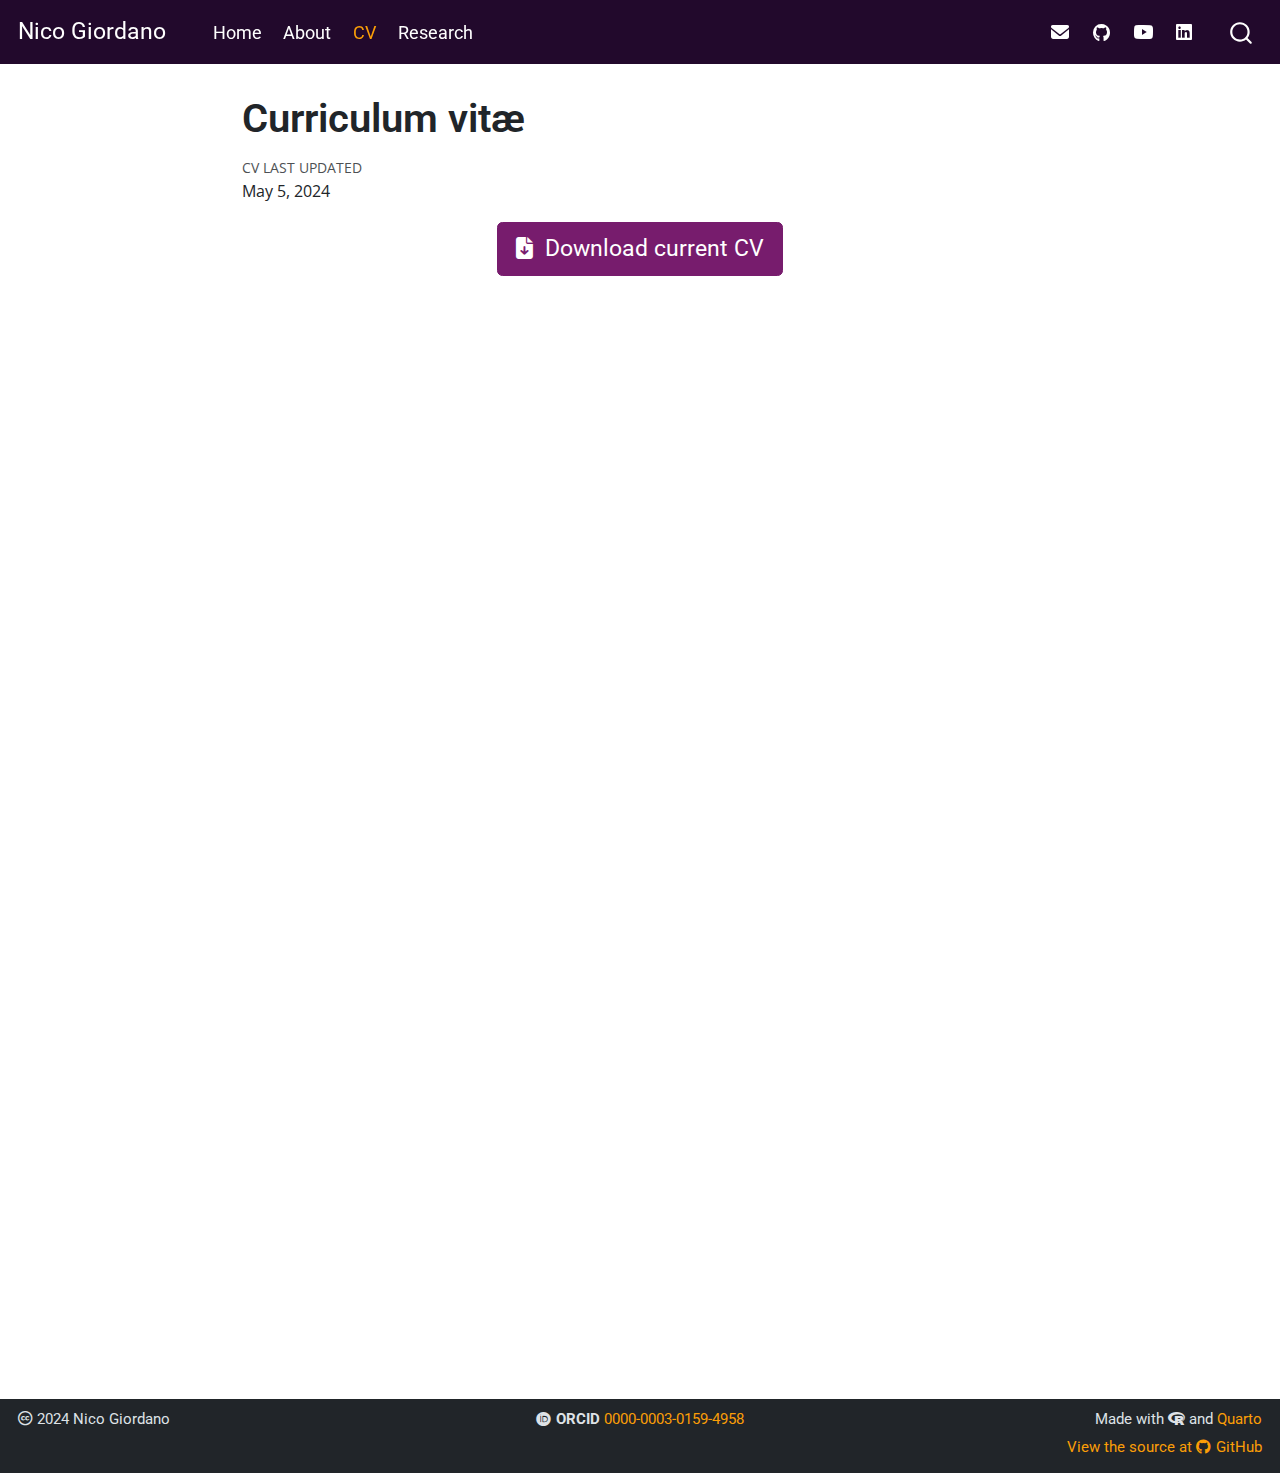
<file: docs/cv/cv.html>
<!DOCTYPE html>
<html xmlns="http://www.w3.org/1999/xhtml" lang="en" xml:lang="en"><head>
<meta http-equiv="Content-Type" content="text/html; charset=UTF-8">
<meta charset="utf-8">
<meta name="generator" content="quarto-1.2.335">
<meta name="viewport" content="width=device-width, initial-scale=1.0, user-scalable=yes">
<meta name="dcterms.date" content="2024-05-05">
<meta name="description" content="Nico Giordano’s CV">
<title>Nico Giordano - Curriculum vitæ</title>
<style>
code{white-space: pre-wrap;}
span.smallcaps{font-variant: small-caps;}
div.columns{display: flex; gap: min(4vw, 1.5em);}
div.column{flex: auto; overflow-x: auto;}
div.hanging-indent{margin-left: 1.5em; text-indent: -1.5em;}
ul.task-list{list-style: none;}
ul.task-list li input[type="checkbox"] {
  width: 0.8em;
  margin: 0 0.8em 0.2em -1.6em;
  vertical-align: middle;
}
</style>

<script src="../site_libs/quarto-nav/quarto-nav.js"></script>
<script src="../site_libs/clipboard/clipboard.min.js"></script>
<script src="../site_libs/quarto-search/autocomplete.umd.js"></script>
<script src="../site_libs/quarto-search/fuse.min.js"></script>
<script src="../site_libs/quarto-search/quarto-search.js"></script>
<meta name="quarto:offset" content="../">
<script src="../site_libs/quarto-html/quarto.js"></script>
<script src="../site_libs/quarto-html/popper.min.js"></script>
<script src="../site_libs/quarto-html/tippy.umd.min.js"></script>
<script src="../site_libs/quarto-html/anchor.min.js"></script>
<link href="../site_libs/quarto-html/tippy.css" rel="stylesheet">
<link href="../site_libs/quarto-html/quarto-syntax-highlighting.css" rel="stylesheet" id="quarto-text-highlighting-styles">
<script src="../site_libs/bootstrap/bootstrap.min.js"></script>
<link href="../site_libs/bootstrap/bootstrap-icons.css" rel="stylesheet">
<link href="../site_libs/bootstrap/bootstrap.min.css" rel="stylesheet" id="quarto-bootstrap" data-mode="light">
<link href="../site_libs/quarto-contrib/fontawesome6-0.1.0/all.css" rel="stylesheet">
<link href="../site_libs/quarto-contrib/fontawesome6-0.1.0/latex-fontsize.css" rel="stylesheet"><script id="quarto-search-options" type="application/json">{
  "location": "navbar",
  "copy-button": false,
  "collapse-after": 3,
  "panel-placement": "end",
  "type": "overlay",
  "limit": 20,
  "language": {
    "search-no-results-text": "No results",
    "search-matching-documents-text": "matching documents",
    "search-copy-link-title": "Copy link to search",
    "search-hide-matches-text": "Hide additional matches",
    "search-more-match-text": "more match in this document",
    "search-more-matches-text": "more matches in this document",
    "search-clear-button-title": "Clear",
    "search-detached-cancel-button-title": "Cancel",
    "search-submit-button-title": "Submit"
  }
}</script>
</head>
<body class="nav-fixed fullcontent">

<div id="quarto-search-results"></div>
  <header id="quarto-header" class="headroom fixed-top"><nav class="navbar navbar-expand-lg navbar-dark "><div class="navbar-container container-fluid">
      <div class="navbar-brand-container">
    <a class="navbar-brand" href="../index.html">
    <span class="navbar-title">Nico Giordano</span>
    </a>
  </div>
          <button class="navbar-toggler" type="button" data-bs-toggle="collapse" data-bs-target="#navbarCollapse" aria-controls="navbarCollapse" aria-expanded="false" aria-label="Toggle navigation" onclick="if (window.quartoToggleHeadroom) { window.quartoToggleHeadroom(); }">
  <span class="navbar-toggler-icon"></span>
</button>
          <div class="collapse navbar-collapse" id="navbarCollapse">
            <ul class="navbar-nav navbar-nav-scroll me-auto">
<li class="nav-item">
    <a class="nav-link" href="../index.html">
 <span class="menu-text">Home</span></a>
  </li>  
  <li class="nav-item">
    <a class="nav-link" href="../about.html">
 <span class="menu-text">About</span></a>
  </li>  
  <li class="nav-item">
    <a class="nav-link active" href="../cv/cv.html" aria-current="page">
 <span class="menu-text">CV</span></a>
  </li>  
  <li class="nav-item">
    <a class="nav-link" href="../research/research.html">
 <span class="menu-text">Research</span></a>
  </li>  
</ul>
<ul class="navbar-nav navbar-nav-scroll ms-auto">
<li class="nav-item">
    <a class="nav-link" href="mailto:ngiordano@ksu.edu">
 <span class="menu-text"><i class="fa-solid fa-envelope" title="E-mail" aria-label="envelope"></i></span></a>
  </li>  
  <li class="nav-item">
    <a class="nav-link" href="https://github.com/giordanon">
 <span class="menu-text"><i class="fa-brands fa-github fa-1.1em" title="GitHub" aria-label="github"></i></span></a>
  </li>  
  <li class="nav-item">
    <a class="nav-link" href="https://www.youtube.com/@nicolasgiordano3910/videos">
 <span class="menu-text"><i class="fa-brands fa-youtube fa-1.1em" title="YouTube" aria-label="youtube"></i></span></a>
  </li>  
  <li class="nav-item">
    <a class="nav-link" href="https://www.linkedin.com/in/giordanon/">
 <span class="menu-text"><i class="fa-brands fa-linkedin fa-1.1em" title="LinkedIn" aria-label="linkedin"></i></span></a>
  </li>  
</ul>
<div id="quarto-search" class="" title="Search"></div>
          </div> <!-- /navcollapse -->
      </div> <!-- /container-fluid -->
    </nav></header><!-- content --><div id="quarto-content" class="quarto-container page-columns page-rows-contents page-layout-article page-navbar">
<!-- sidebar -->
<!-- margin-sidebar -->
    
<!-- main -->
<main class="content" id="quarto-document-content"><header id="title-block-header" class="quarto-title-block default"><div class="quarto-title">
<h1 class="title">Curriculum vitæ</h1>
</div>

<div>
  <div class="description">
    Nico Giordano’s CV
  </div>
</div>


<div class="quarto-title-meta">

    
    <div>
    <div class="quarto-title-meta-heading">CV last updated</div>
    <div class="quarto-title-meta-contents">
      <p class="date">May 5, 2024</p>
    </div>
  </div>
  
    
  </div>
  

</header><div class="cell">
<style type="text/css">
#title-block-header .description {
    display: none;
}
</style>
</div>
<div class="cell">
<style type="text/css">
.embed-container {
    position: relative;
    padding-bottom: 129%;
    height: 0;
    overflow: hidden;
    max-width: 100%;
}

.embed-container iframe,
.embed-container object,
.embed-container embed {
    position: absolute;
    top: 0;
    left: 0;
    width: 100%;
    height: 100%;
}
</style>
</div>
<p class="text-center">
  <a class="btn btn-primary btn-lg cv-download" href="CV_Nicolas_Giordano_05052024.pdf" target="_blank">
    <i class="fa-solid fa-file-arrow-down"></i> Download current CV
  </a>
</p>

<div class="embed-container">
  <iframe src="CV_Nicolas_Giordano_05052024.pdf" style="border: 0.5px"></iframe>
</div>



</main><!-- /main --><script id="quarto-html-after-body" type="application/javascript">
window.document.addEventListener("DOMContentLoaded", function (event) {
  const toggleBodyColorMode = (bsSheetEl) => {
    const mode = bsSheetEl.getAttribute("data-mode");
    const bodyEl = window.document.querySelector("body");
    if (mode === "dark") {
      bodyEl.classList.add("quarto-dark");
      bodyEl.classList.remove("quarto-light");
    } else {
      bodyEl.classList.add("quarto-light");
      bodyEl.classList.remove("quarto-dark");
    }
  }
  const toggleBodyColorPrimary = () => {
    const bsSheetEl = window.document.querySelector("link#quarto-bootstrap");
    if (bsSheetEl) {
      toggleBodyColorMode(bsSheetEl);
    }
  }
  toggleBodyColorPrimary();  
  const icon = "";
  const anchorJS = new window.AnchorJS();
  anchorJS.options = {
    placement: 'right',
    icon: icon
  };
  anchorJS.add('.anchored');
  const clipboard = new window.ClipboardJS('.code-copy-button', {
    target: function(trigger) {
      return trigger.previousElementSibling;
    }
  });
  clipboard.on('success', function(e) {
    // button target
    const button = e.trigger;
    // don't keep focus
    button.blur();
    // flash "checked"
    button.classList.add('code-copy-button-checked');
    var currentTitle = button.getAttribute("title");
    button.setAttribute("title", "Copied!");
    let tooltip;
    if (window.bootstrap) {
      button.setAttribute("data-bs-toggle", "tooltip");
      button.setAttribute("data-bs-placement", "left");
      button.setAttribute("data-bs-title", "Copied!");
      tooltip = new bootstrap.Tooltip(button, 
        { trigger: "manual", 
          customClass: "code-copy-button-tooltip",
          offset: [0, -8]});
      tooltip.show();    
    }
    setTimeout(function() {
      if (tooltip) {
        tooltip.hide();
        button.removeAttribute("data-bs-title");
        button.removeAttribute("data-bs-toggle");
        button.removeAttribute("data-bs-placement");
      }
      button.setAttribute("title", currentTitle);
      button.classList.remove('code-copy-button-checked');
    }, 1000);
    // clear code selection
    e.clearSelection();
  });
  function tippyHover(el, contentFn) {
    const config = {
      allowHTML: true,
      content: contentFn,
      maxWidth: 500,
      delay: 100,
      arrow: false,
      appendTo: function(el) {
          return el.parentElement;
      },
      interactive: true,
      interactiveBorder: 10,
      theme: 'quarto',
      placement: 'bottom-start'
    };
    window.tippy(el, config); 
  }
  const noterefs = window.document.querySelectorAll('a[role="doc-noteref"]');
  for (var i=0; i<noterefs.length; i++) {
    const ref = noterefs[i];
    tippyHover(ref, function() {
      // use id or data attribute instead here
      let href = ref.getAttribute('data-footnote-href') || ref.getAttribute('href');
      try { href = new URL(href).hash; } catch {}
      const id = href.replace(/^#\/?/, "");
      const note = window.document.getElementById(id);
      return note.innerHTML;
    });
  }
  const findCites = (el) => {
    const parentEl = el.parentElement;
    if (parentEl) {
      const cites = parentEl.dataset.cites;
      if (cites) {
        return {
          el,
          cites: cites.split(' ')
        };
      } else {
        return findCites(el.parentElement)
      }
    } else {
      return undefined;
    }
  };
  var bibliorefs = window.document.querySelectorAll('a[role="doc-biblioref"]');
  for (var i=0; i<bibliorefs.length; i++) {
    const ref = bibliorefs[i];
    const citeInfo = findCites(ref);
    if (citeInfo) {
      tippyHover(citeInfo.el, function() {
        var popup = window.document.createElement('div');
        citeInfo.cites.forEach(function(cite) {
          var citeDiv = window.document.createElement('div');
          citeDiv.classList.add('hanging-indent');
          citeDiv.classList.add('csl-entry');
          var biblioDiv = window.document.getElementById('ref-' + cite);
          if (biblioDiv) {
            citeDiv.innerHTML = biblioDiv.innerHTML;
          }
          popup.appendChild(citeDiv);
        });
        return popup.innerHTML;
      });
    }
  }
});
</script>
</div> <!-- /content -->
<footer class="footer"><div class="nav-footer">
    <div class="nav-footer-left"><span class="faux-block"><i class="fa-brands fa-creative-commons" aria-label="creative-commons"></i> 2024 Nico Giordano</span></div>   
      <div class="nav-footer-center"><span class="faux-block"><i class="fa-brands fa-orcid" aria-label="orcid"></i> <strong>ORCID</strong> <a href="https://orcid.org/0000-0003-0159-4958">0000-0003-0159-4958</a></span></div>
    <div class="nav-footer-right"><span class="faux-block">Made with <i class="fa-brands fa-r-project" aria-label="r-project"></i> and <a href="https://quarto.org/">Quarto</a></span> <span class="faux-block"><a href="https://github.com/giordanon">View the source at <i class="fa-brands fa-github" aria-label="github"></i> GitHub</a></span></div>
  </div>
</footer>


</body></html>
</file>
<file: docs/site_libs/quarto-html/tippy.css>
.tippy-box[data-animation=fade][data-state=hidden]{opacity:0}[data-tippy-root]{max-width:calc(100vw - 10px)}.tippy-box{position:relative;background-color:#333;color:#fff;border-radius:4px;font-size:14px;line-height:1.4;white-space:normal;outline:0;transition-property:transform,visibility,opacity}.tippy-box[data-placement^=top]>.tippy-arrow{bottom:0}.tippy-box[data-placement^=top]>.tippy-arrow:before{bottom:-7px;left:0;border-width:8px 8px 0;border-top-color:initial;transform-origin:center top}.tippy-box[data-placement^=bottom]>.tippy-arrow{top:0}.tippy-box[data-placement^=bottom]>.tippy-arrow:before{top:-7px;left:0;border-width:0 8px 8px;border-bottom-color:initial;transform-origin:center bottom}.tippy-box[data-placement^=left]>.tippy-arrow{right:0}.tippy-box[data-placement^=left]>.tippy-arrow:before{border-width:8px 0 8px 8px;border-left-color:initial;right:-7px;transform-origin:center left}.tippy-box[data-placement^=right]>.tippy-arrow{left:0}.tippy-box[data-placement^=right]>.tippy-arrow:before{left:-7px;border-width:8px 8px 8px 0;border-right-color:initial;transform-origin:center right}.tippy-box[data-inertia][data-state=visible]{transition-timing-function:cubic-bezier(.54,1.5,.38,1.11)}.tippy-arrow{width:16px;height:16px;color:#333}.tippy-arrow:before{content:"";position:absolute;border-color:transparent;border-style:solid}.tippy-content{position:relative;padding:5px 9px;z-index:1}
</file>
<file: docs/site_libs/quarto-html/quarto-syntax-highlighting.css>
/* quarto syntax highlight colors */
:root {
  --quarto-hl-al-color: #ff5555;
  --quarto-hl-an-color: #75715e;
  --quarto-hl-at-color: #f92672;
  --quarto-hl-bn-color: #ae81ff;
  --quarto-hl-bu-color: #66D9EF;
  --quarto-hl-ch-color: #e6db74;
  --quarto-hl-co-color: #75715e;
  --quarto-hl-cv-color: #75715e;
  --quarto-hl-cn-color: #ae81ff;
  --quarto-hl-cf-color: #f92672;
  --quarto-hl-dt-color: #66d9ef;
  --quarto-hl-dv-color: #ae81ff;
  --quarto-hl-do-color: #75715e;
  --quarto-hl-er-color: #ff5555;
  --quarto-hl-ex-color: #a6e22e;
  --quarto-hl-fl-color: #ae81ff;
  --quarto-hl-fu-color: #a6e22e;
  --quarto-hl-im-color: #f92672;
  --quarto-hl-in-color: #f1fa8c;
  --quarto-hl-kw-color: #f92672;
  --quarto-hl-op-color: #f8f8f2;
  --quarto-hl-pp-color: #f92672;
  --quarto-hl-re-color: #75715e;
  --quarto-hl-sc-color: #ae81ff;
  --quarto-hl-ss-color: #e6db74;
  --quarto-hl-st-color: #e6db74;
  --quarto-hl-va-color: #f8f8f2;
  --quarto-hl-vs-color: #e6db74;
  --quarto-hl-wa-color: #ff5555;
}

/* other quarto variables */
:root {
  --quarto-font-monospace: SFMono-Regular, Menlo, Monaco, Consolas, "Liberation Mono", "Courier New", monospace;
}

code span.al {
  font-weight: bold;
  color: #ff5555;
}

code span.an {
  color: #75715e;
}

code span.at {
  color: #f92672;
}

code span.bn {
  color: #ae81ff;
}

code span.bu {
  color: #66D9EF;
}

code span.ch {
  color: #e6db74;
}

code span.co {
  color: #75715e;
}

code span.cv {
  color: #75715e;
}

code span.cn {
  color: #ae81ff;
}

code span.cf {
  color: #f92672;
}

code span.dt {
  font-style: italic;
  color: #66d9ef;
}

code span.dv {
  color: #ae81ff;
}

code span.do {
  color: #75715e;
}

code span.er {
  color: #ff5555;
  text-decoration: underline;
}

code span.ex {
  font-weight: bold;
  color: #a6e22e;
}

code span.fl {
  color: #ae81ff;
}

code span.fu {
  color: #a6e22e;
}

code span.im {
  color: #f92672;
}

code span.in {
  color: #f1fa8c;
}

code span.kw {
  color: #f92672;
}

pre > code.sourceCode > span {
  color: #f8f8f2;
}

code span {
  color: #f8f8f2;
}

code.sourceCode > span {
  color: #f8f8f2;
}

div.sourceCode,
div.sourceCode pre.sourceCode {
  color: #f8f8f2;
}

code span.op {
  color: #f8f8f2;
}

code span.pp {
  color: #f92672;
}

code span.re {
  color: #75715e;
}

code span.sc {
  color: #ae81ff;
}

code span.ss {
  color: #e6db74;
}

code span.st {
  color: #e6db74;
}

code span.va {
  color: #f8f8f2;
}

code span.vs {
  color: #e6db74;
}

code span.wa {
  color: #ff5555;
}

.prevent-inlining {
  content: "</";
}

/*# sourceMappingURL=debc5d5d77c3f9108843748ff7464032.css.map */
</file>
<file: docs/site_libs/quarto-contrib/fontawesome6-0.1.0/latex-fontsize.css>
.fa-tiny {
  font-size: 0.5em;
}
.fa-scriptsize {
  font-size: 0.7em;
}
.fa-footnotesize {
  font-size: 0.8em;
}
.fa-small {
  font-size: 0.9em;
}
.fa-normalsize {
  font-size: 1em;
}
.fa-large {
  font-size: 1.2em;
}
.fa-Large {
  font-size: 1.5em;
}
.fa-LARGE {
  font-size: 1.75em;
}
.fa-huge {
  font-size: 2em;
}
.fa-Huge {
  font-size: 2.5em;
}
</file>
<file: docs/styles.css>
/* css styles */
</file>
